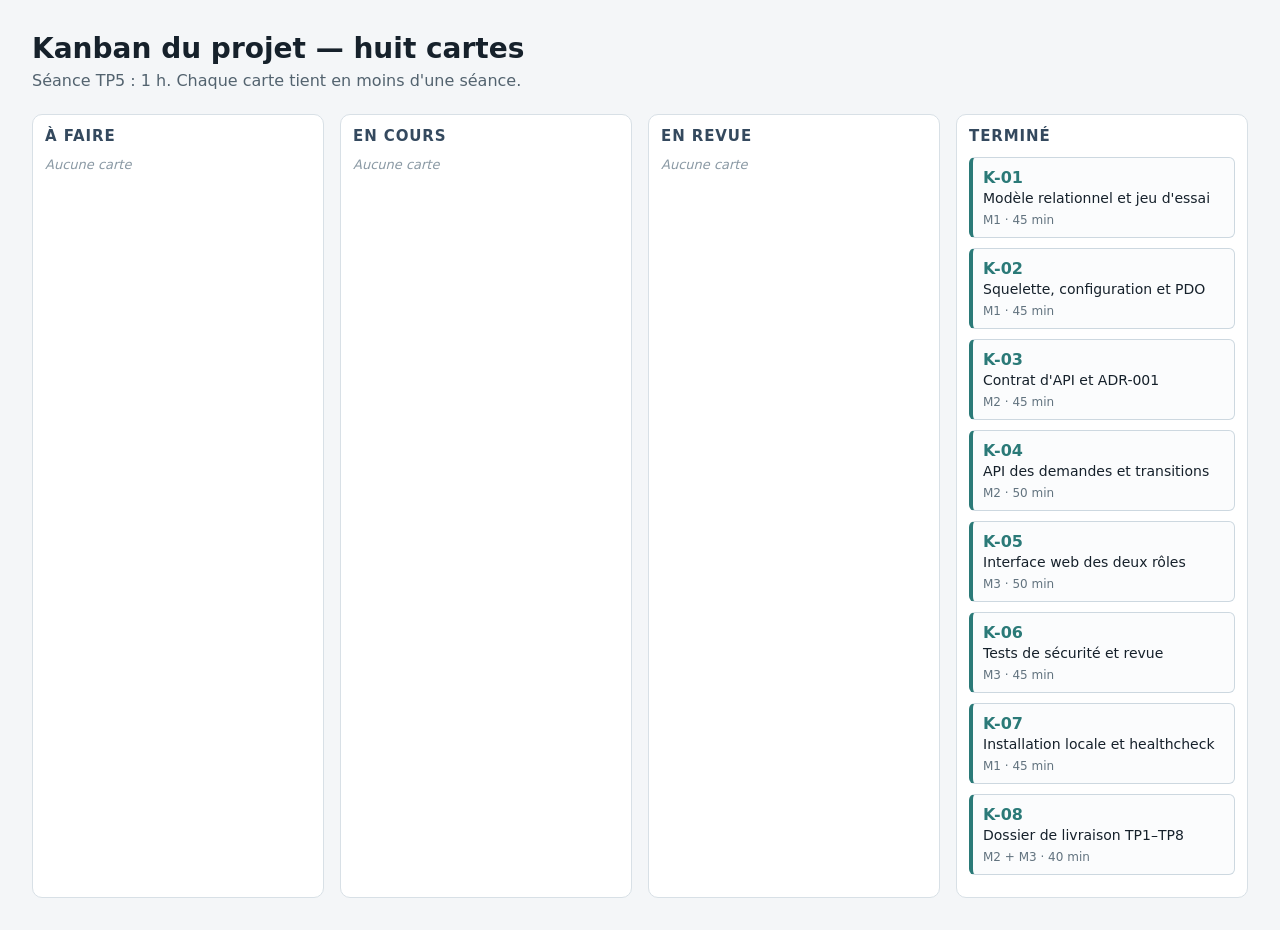
<file: docs/kanban.html>
<!doctype html>
<html lang="fr">
<head>
<meta charset="utf-8">
<meta name="viewport" content="width=device-width, initial-scale=1">
<title>Kanban — huit cartes</title>
<style>
  :root { color-scheme: light; font-family: ui-sans-serif, system-ui, sans-serif; }
  body { margin: 0; padding: 32px; background: #f4f6f8; color: #16212b; }
  header { margin-bottom: 24px; }
  h1 { margin: 0 0 6px; font-size: 28px; }
  p { margin: 0; color: #53636f; }
  .board { display: grid; grid-template-columns: repeat(4, 1fr); gap: 16px; }
  section { background: #fff; border: 1px solid #d8e0e6; border-radius: 10px; min-height: 420px; padding: 12px; }
  h2 { margin: 0 0 12px; font-size: 15px; text-transform: uppercase; letter-spacing: .06em; color: #34495e; }
  article { border: 1px solid #cdd8e0; border-left: 4px solid #2b7a78; border-radius: 6px; padding: 10px; margin-bottom: 10px; background: #fbfcfd; }
  .id { font-weight: 700; color: #2b7a78; }
  .titre { margin: 3px 0 7px; font-size: 14px; }
  .meta { font-size: 12px; color: #62737f; }
  .vide { color: #8a99a4; font-style: italic; font-size: 13px; }
</style>
</head>
<body>
<header>
  <h1>Kanban du projet — huit cartes</h1>
  <p>Séance TP5 : 1 h. Chaque carte tient en moins d'une séance.</p>
</header>
<div class="board">
  <section><h2>À faire</h2><p class="vide">Aucune carte</p></section>
  <section><h2>En cours</h2><p class="vide">Aucune carte</p></section>
  <section><h2>En revue</h2><p class="vide">Aucune carte</p></section>
  <section>
    <h2>Terminé</h2>
    <article><span class="id">K-01</span><div class="titre">Modèle relationnel et jeu d'essai</div><div class="meta">M1 · 45 min</div></article>
    <article><span class="id">K-02</span><div class="titre">Squelette, configuration et PDO</div><div class="meta">M1 · 45 min</div></article>
    <article><span class="id">K-03</span><div class="titre">Contrat d'API et ADR-001</div><div class="meta">M2 · 45 min</div></article>
    <article><span class="id">K-04</span><div class="titre">API des demandes et transitions</div><div class="meta">M2 · 50 min</div></article>
    <article><span class="id">K-05</span><div class="titre">Interface web des deux rôles</div><div class="meta">M3 · 50 min</div></article>
    <article><span class="id">K-06</span><div class="titre">Tests de sécurité et revue</div><div class="meta">M3 · 45 min</div></article>
    <article><span class="id">K-07</span><div class="titre">Installation locale et healthcheck</div><div class="meta">M1 · 45 min</div></article>
    <article><span class="id">K-08</span><div class="titre">Dossier de livraison TP1–TP8</div><div class="meta">M2 + M3 · 40 min</div></article>
  </section>
</div>
</body>
</html>
</file>
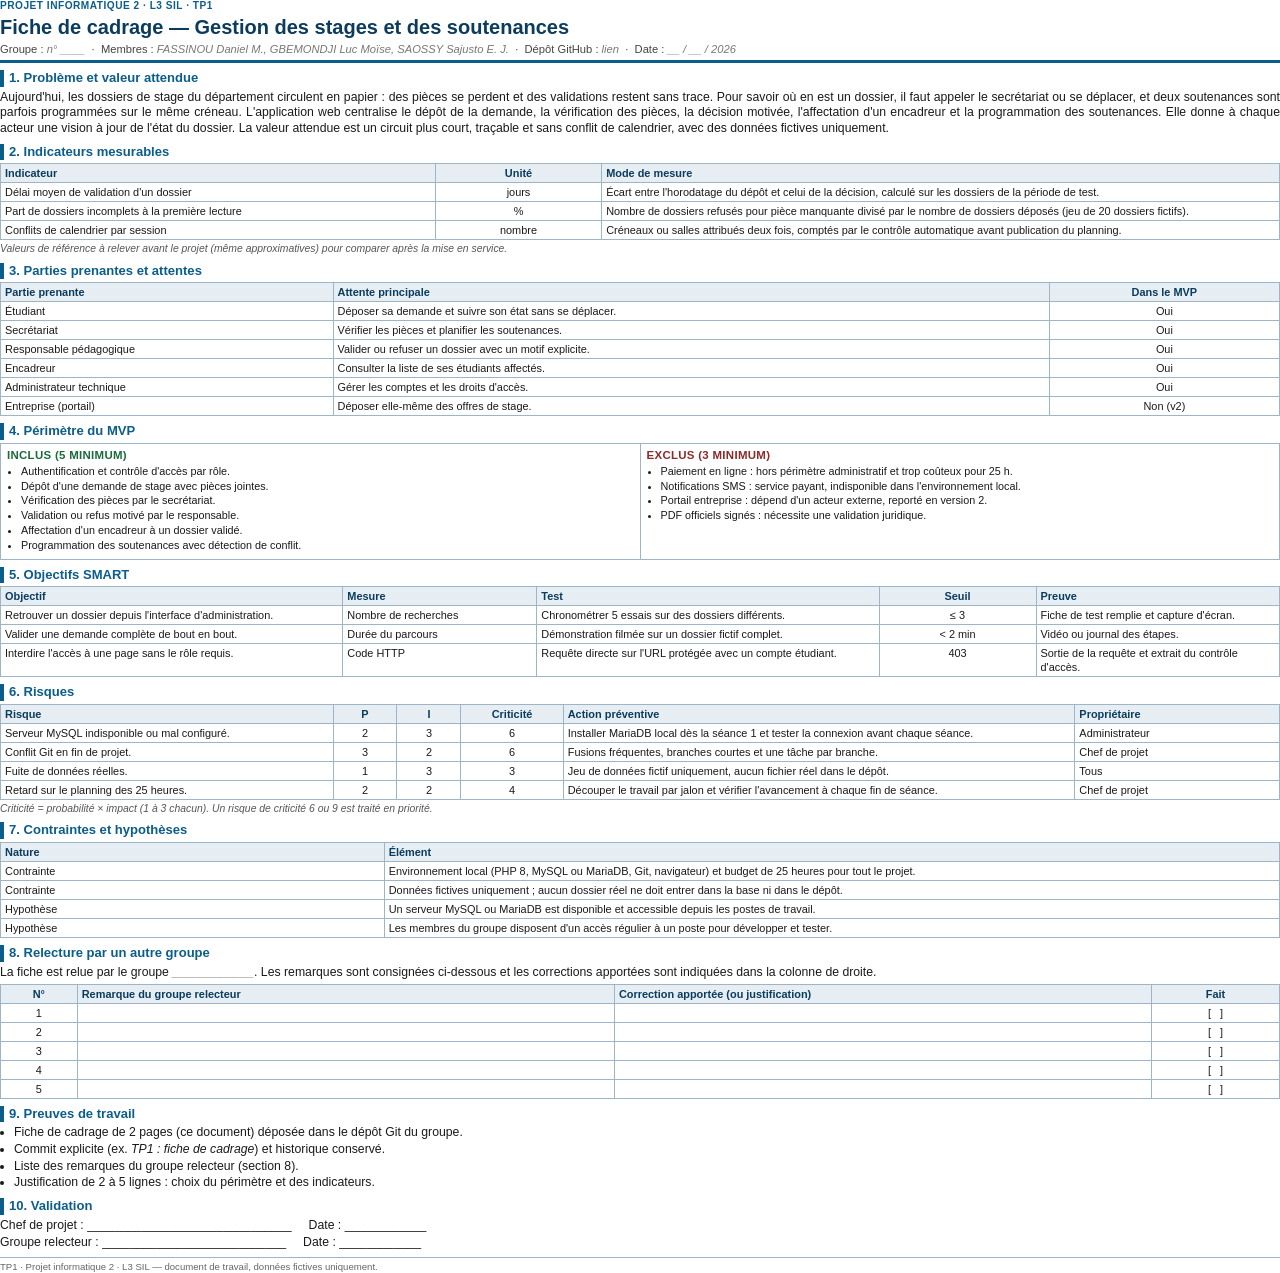
<file: tp1/fiche-cadrage.html>
<!DOCTYPE html>
<html lang="fr">
<head>
<meta charset="utf-8">
<title>TP1 - Fiche de cadrage</title>
<style>
  @page { size: A4; margin: 14mm 15mm; }
  body {
    font-family: "Liberation Sans", Arial, sans-serif;
    font-size: 9.2pt;
    line-height: 1.28;
    color: #1a1a1a;
    margin: 0;
  }
  header { border-bottom: 2.5pt solid #0b5d8a; padding-bottom: 4px; margin-bottom: 6px; }
  .kicker { font-size: 7.6pt; letter-spacing: 0.5px; color: #0b5d8a; text-transform: uppercase; font-weight: bold; }
  h1 { font-size: 15pt; margin: 2px 0 1px; color: #0b3c5d; }
  .sub { font-size: 8.4pt; color: #444; }
  h2 {
    font-size: 9.8pt; color: #0b5d8a; margin: 7px 0 3px;
    border-left: 3pt solid #0b5d8a; padding-left: 5px;
  }
  p { margin: 2px 0; text-align: justify; }
  table { width: 100%; border-collapse: collapse; margin: 3px 0 2px; table-layout: fixed; }
  th, td { border: 0.6pt solid #9fb4c4; padding: 2px 4px; vertical-align: top; font-size: 8.2pt; }
  th { background-color: #e6eef4; color: #0b3c5d; text-align: left; font-weight: bold; }
  td.c, th.c { text-align: center; }
  .nw { white-space: nowrap; }
  ul { margin: 2px 0 2px 14px; padding: 0; }
  li { margin-bottom: 1px; }
  .colbox { border: 0.6pt solid #9fb4c4; padding: 4px 6px; }
  .colbox h3 { margin: 0 0 2px; font-size: 8.6pt; text-transform: uppercase; letter-spacing: 0.3px; }
  .inclus h3 { color: #1c6b3a; }
  .exclus h3 { color: #8a2b2b; }
  .colbox li { font-size: 8.1pt; }
  .note { font-size: 7.8pt; color: #555; font-style: italic; margin-top: 2px; }
  .fill { color: #777; font-style: italic; }
  footer { margin-top: 6px; border-top: 0.6pt solid #9fb4c4; padding-top: 3px; font-size: 7.2pt; color: #666; }
  .sig td { border: none; border-top: 0.6pt solid #333; padding: 8px 0 0; font-size: 8pt; }
</style>
</head>
<body>

<header>
  <div class="kicker">Projet informatique 2 &middot; L3 SIL &middot; TP1</div>
  <h1>Fiche de cadrage &mdash; Gestion des stages et des soutenances</h1>
  <div class="sub">
    Groupe : <span class="fill">n&deg; ____</span> &nbsp;&middot;&nbsp;
    Membres : <span class="fill">FASSINOU Daniel M., GBEMONDJI Luc Mo&iuml;se, SAOSSY Sajusto E. J.</span> &nbsp;&middot;&nbsp;
    D&eacute;p&ocirc;t GitHub : <span class="fill">lien</span> &nbsp;&middot;&nbsp;
    Date : <span class="fill">__ / __ / 2026</span>
  </div>
</header>

<h2>1. Probl&egrave;me et valeur attendue</h2>
<p>
Aujourd'hui, les dossiers de stage du d&eacute;partement circulent en papier : des pi&egrave;ces se perdent
et des validations restent sans trace. Pour savoir o&ugrave; en est un dossier, il faut appeler le
secr&eacute;tariat ou se d&eacute;placer, et deux soutenances sont parfois programm&eacute;es sur le m&ecirc;me cr&eacute;neau.
L'application web centralise le d&eacute;p&ocirc;t de la demande, la v&eacute;rification des pi&egrave;ces, la d&eacute;cision
motiv&eacute;e, l'affectation d'un encadreur et la programmation des soutenances. Elle donne &agrave; chaque
acteur une vision &agrave; jour de l'&eacute;tat du dossier. La valeur attendue est un circuit plus court,
tra&ccedil;able et sans conflit de calendrier, avec des donn&eacute;es fictives uniquement.
</p>

<h2>2. Indicateurs mesurables</h2>
<table>
  <colgroup><col style="width:34%"><col style="width:13%"><col style="width:53%"></colgroup>
  <tr><th>Indicateur</th><th class="c">Unit&eacute;</th><th>Mode de mesure</th></tr>
  <tr>
    <td>D&eacute;lai moyen de validation d'un dossier</td>
    <td class="c">jours</td>
    <td>&Eacute;cart entre l'horodatage du d&eacute;p&ocirc;t et celui de la d&eacute;cision, calcul&eacute; sur les dossiers de la p&eacute;riode de test.</td>
  </tr>
  <tr>
    <td>Part de dossiers incomplets &agrave; la premi&egrave;re lecture</td>
    <td class="c">%</td>
    <td>Nombre de dossiers refus&eacute;s pour pi&egrave;ce manquante divis&eacute; par le nombre de dossiers d&eacute;pos&eacute;s (jeu de 20 dossiers fictifs).</td>
  </tr>
  <tr>
    <td>Conflits de calendrier par session</td>
    <td class="c">nombre</td>
    <td>Cr&eacute;neaux ou salles attribu&eacute;s deux fois, compt&eacute;s par le contr&ocirc;le automatique avant publication du planning.</td>
  </tr>
</table>
<p class="note">Valeurs de r&eacute;f&eacute;rence &agrave; relever avant le projet (m&ecirc;me approximatives) pour comparer apr&egrave;s la mise en service.</p>

<h2>3. Parties prenantes et attentes</h2>
<table>
  <colgroup><col style="width:26%"><col style="width:56%"><col style="width:18%"></colgroup>
  <tr><th>Partie prenante</th><th>Attente principale</th><th class="c">Dans le MVP</th></tr>
  <tr><td>&Eacute;tudiant</td><td>D&eacute;poser sa demande et suivre son &eacute;tat sans se d&eacute;placer.</td><td class="c">Oui</td></tr>
  <tr><td>Secr&eacute;tariat</td><td>V&eacute;rifier les pi&egrave;ces et planifier les soutenances.</td><td class="c">Oui</td></tr>
  <tr><td>Responsable p&eacute;dagogique</td><td>Valider ou refuser un dossier avec un motif explicite.</td><td class="c">Oui</td></tr>
  <tr><td>Encadreur</td><td>Consulter la liste de ses &eacute;tudiants affect&eacute;s.</td><td class="c">Oui</td></tr>
  <tr><td>Administrateur technique</td><td>G&eacute;rer les comptes et les droits d'acc&egrave;s.</td><td class="c">Oui</td></tr>
  <tr><td>Entreprise (portail)</td><td>D&eacute;poser elle-m&ecirc;me des offres de stage.</td><td class="c">Non (v2)</td></tr>
</table>

<h2>4. P&eacute;rim&egrave;tre du MVP</h2>
<table>
  <colgroup><col style="width:50%"><col style="width:50%"></colgroup>
  <tr>
    <td class="colbox inclus">
      <h3>Inclus (5 minimum)</h3>
      <ul>
        <li>Authentification et contr&ocirc;le d'acc&egrave;s par r&ocirc;le.</li>
        <li>D&eacute;p&ocirc;t d'une demande de stage avec pi&egrave;ces jointes.</li>
        <li>V&eacute;rification des pi&egrave;ces par le secr&eacute;tariat.</li>
        <li>Validation ou refus motiv&eacute; par le responsable.</li>
        <li>Affectation d'un encadreur &agrave; un dossier valid&eacute;.</li>
        <li>Programmation des soutenances avec d&eacute;tection de conflit.</li>
      </ul>
    </td>
    <td class="colbox exclus">
      <h3>Exclus (3 minimum)</h3>
      <ul>
        <li>Paiement en ligne : hors p&eacute;rim&egrave;tre administratif et trop co&ucirc;teux pour 25 h.</li>
        <li>Notifications SMS : service payant, indisponible dans l'environnement local.</li>
        <li>Portail entreprise : d&eacute;pend d'un acteur externe, report&eacute; en version 2.</li>
        <li>PDF officiels sign&eacute;s : n&eacute;cessite une validation juridique.</li>
      </ul>
    </td>
  </tr>
</table>

<h2>5. Objectifs SMART</h2>
<table>
  <tr><th width="27%">Objectif</th><th width="15%">Mesure</th><th width="27%">Test</th><th width="12%" class="c nw">Seuil</th><th width="19%">Preuve</th></tr>
  <tr>
    <td>Retrouver un dossier depuis l'interface d'administration.</td>
    <td>Nombre de recherches</td>
    <td>Chronom&eacute;trer 5 essais sur des dossiers diff&eacute;rents.</td>
    <td class="c nw">&le;&#160;3</td>
    <td>Fiche de test remplie et capture d'&eacute;cran.</td>
  </tr>
  <tr>
    <td>Valider une demande compl&egrave;te de bout en bout.</td>
    <td>Dur&eacute;e du parcours</td>
    <td>D&eacute;monstration film&eacute;e sur un dossier fictif complet.</td>
    <td class="c nw">&lt;&#160;2&#160;min</td>
    <td>Vid&eacute;o ou journal des &eacute;tapes.</td>
  </tr>
  <tr>
    <td>Interdire l'acc&egrave;s &agrave; une page sans le r&ocirc;le requis.</td>
    <td>Code HTTP</td>
    <td>Requ&ecirc;te directe sur l'URL prot&eacute;g&eacute;e avec un compte &eacute;tudiant.</td>
    <td class="c nw">403</td>
    <td>Sortie de la requ&ecirc;te et extrait du contr&ocirc;le d'acc&egrave;s.</td>
  </tr>
</table>

<h2>6. Risques</h2>
<table>
  <colgroup><col style="width:26%"><col style="width:5%"><col style="width:5%"><col style="width:8%"><col style="width:40%"><col style="width:16%"></colgroup>
  <tr><th>Risque</th><th class="c">P</th><th class="c">I</th><th class="c">Criticit&eacute;</th><th>Action pr&eacute;ventive</th><th>Propri&eacute;taire</th></tr>
  <tr>
    <td>Serveur MySQL indisponible ou mal configur&eacute;.</td>
    <td class="c">2</td><td class="c">3</td><td class="c">6</td>
    <td>Installer MariaDB local d&egrave;s la s&eacute;ance 1 et tester la connexion avant chaque s&eacute;ance.</td>
    <td>Administrateur</td>
  </tr>
  <tr>
    <td>Conflit Git en fin de projet.</td>
    <td class="c">3</td><td class="c">2</td><td class="c">6</td>
    <td>Fusions fr&eacute;quentes, branches courtes et une t&acirc;che par branche.</td>
    <td>Chef de projet</td>
  </tr>
  <tr>
    <td>Fuite de donn&eacute;es r&eacute;elles.</td>
    <td class="c">1</td><td class="c">3</td><td class="c">3</td>
    <td>Jeu de donn&eacute;es fictif uniquement, aucun fichier r&eacute;el dans le d&eacute;p&ocirc;t.</td>
    <td>Tous</td>
  </tr>
  <tr>
    <td>Retard sur le planning des 25 heures.</td>
    <td class="c">2</td><td class="c">2</td><td class="c">4</td>
    <td>D&eacute;couper le travail par jalon et v&eacute;rifier l'avancement &agrave; chaque fin de s&eacute;ance.</td>
    <td>Chef de projet</td>
  </tr>
</table>
<p class="note">Criticit&eacute; = probabilit&eacute; &times; impact (1 &agrave; 3 chacun). Un risque de criticit&eacute; 6 ou 9 est trait&eacute; en priorit&eacute;.</p>

<h2>7. Contraintes et hypoth&egrave;ses</h2>
<table>
  <colgroup><col style="width:30%"><col style="width:70%"></colgroup>
  <tr><th>Nature</th><th>Élément</th></tr>
  <tr><td>Contrainte</td><td>Environnement local (PHP 8, MySQL ou MariaDB, Git, navigateur) et budget de 25 heures pour tout le projet.</td></tr>
  <tr><td>Contrainte</td><td>Donn&eacute;es fictives uniquement ; aucun dossier r&eacute;el ne doit entrer dans la base ni dans le d&eacute;p&ocirc;t.</td></tr>
  <tr><td>Hypoth&egrave;se</td><td>Un serveur MySQL ou MariaDB est disponible et accessible depuis les postes de travail.</td></tr>
  <tr><td>Hypoth&egrave;se</td><td>Les membres du groupe disposent d'un acc&egrave;s r&eacute;gulier &agrave; un poste pour d&eacute;velopper et tester.</td></tr>
</table>

<h2>8. Relecture par un autre groupe</h2>
<p>La fiche est relue par le groupe <span class="fill">____________</span>. Les remarques sont consign&eacute;es ci-dessous et les corrections apport&eacute;es sont indiqu&eacute;es dans la colonne de droite.</p>
<table>
  <colgroup><col style="width:6%"><col style="width:42%"><col style="width:42%"><col style="width:10%"></colgroup>
  <tr><th class="c">N&deg;</th><th>Remarque du groupe relecteur</th><th>Correction apport&eacute;e (ou justification)</th><th class="c">Fait</th></tr>
  <tr><td class="c">1</td><td>&nbsp;</td><td>&nbsp;</td><td class="c">[ &nbsp; ]</td></tr>
  <tr><td class="c">2</td><td>&nbsp;</td><td>&nbsp;</td><td class="c">[ &nbsp; ]</td></tr>
  <tr><td class="c">3</td><td>&nbsp;</td><td>&nbsp;</td><td class="c">[ &nbsp; ]</td></tr>
  <tr><td class="c">4</td><td>&nbsp;</td><td>&nbsp;</td><td class="c">[ &nbsp; ]</td></tr>
  <tr><td class="c">5</td><td>&nbsp;</td><td>&nbsp;</td><td class="c">[ &nbsp; ]</td></tr>
</table>

<h2>9. Preuves de travail</h2>
<ul>
  <li>Fiche de cadrage de 2 pages (ce document) d&eacute;pos&eacute;e dans le d&eacute;p&ocirc;t Git du groupe.</li>
  <li>Commit explicite (ex. <em>TP1 : fiche de cadrage</em>) et historique conserv&eacute;.</li>
  <li>Liste des remarques du groupe relecteur (section 8).</li>
  <li>Justification de 2 &agrave; 5 lignes : choix du p&eacute;rim&egrave;tre et des indicateurs.</li>
</ul>

<h2>10. Validation</h2>
<p>Chef de projet : ______________________________ &nbsp;&nbsp;&nbsp; Date : ____________</p>
<p>Groupe relecteur : ___________________________ &nbsp;&nbsp;&nbsp; Date : ____________</p>

<footer>
  TP1 &middot; Projet informatique 2 &middot; L3 SIL &mdash; document de travail, donn&eacute;es fictives uniquement.
</footer>

</body>
</html>
</file>
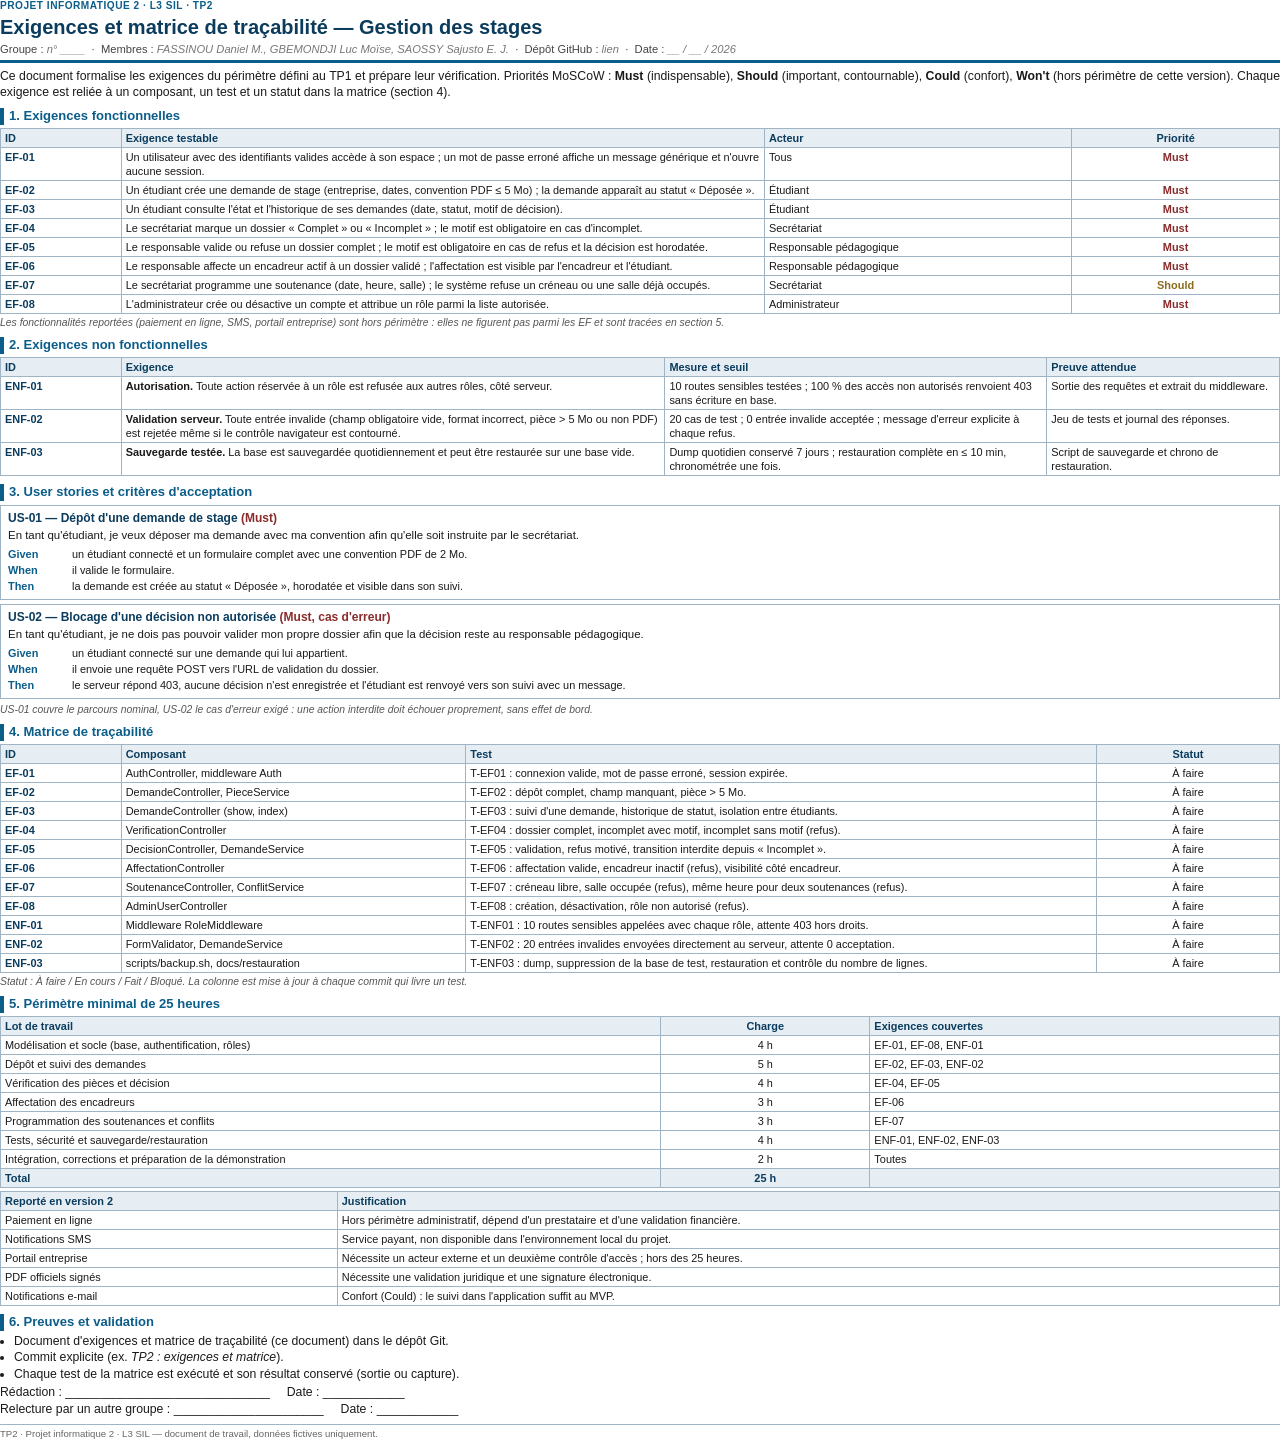
<file: tp2/exigences.html>
<!DOCTYPE html>
<html lang="fr">
<head>
<meta charset="utf-8">
<title>TP2 - Exigences et matrice de traçabilité</title>
<style>
  @page { size: A4; margin: 14mm 15mm; }
  body {
    font-family: "Liberation Sans", Arial, sans-serif;
    font-size: 9.2pt;
    line-height: 1.28;
    color: #1a1a1a;
    margin: 0;
  }
  header { border-bottom: 2.5pt solid #0b5d8a; padding-bottom: 4px; margin-bottom: 6px; }
  .kicker { font-size: 7.6pt; letter-spacing: 0.5px; color: #0b5d8a; text-transform: uppercase; font-weight: bold; }
  h1 { font-size: 15pt; margin: 2px 0 1px; color: #0b3c5d; }
  .sub { font-size: 8.4pt; color: #444; }
  h2 {
    font-size: 9.8pt; color: #0b5d8a; margin: 8px 0 3px;
    border-left: 3pt solid #0b5d8a; padding-left: 5px;
  }
  p { margin: 2px 0; text-align: justify; }
  table { width: 100%; border-collapse: collapse; margin: 3px 0 2px; table-layout: fixed; }
  th, td { border: 0.6pt solid #9fb4c4; padding: 2px 4px; vertical-align: top; font-size: 8.2pt; }
  th { background-color: #e6eef4; color: #0b3c5d; text-align: left; font-weight: bold; }
  td.c, th.c { text-align: center; }
  .id { white-space: nowrap; font-weight: bold; color: #0b3c5d; }
  .must { color: #8a2b2b; font-weight: bold; }
  .should { color: #8a6a1f; font-weight: bold; }
  .story { border: 0.6pt solid #9fb4c4; padding: 5px 7px; margin: 4px 0; }
  .story h3 { margin: 0 0 2px; font-size: 9pt; color: #0b3c5d; }
  .story .role { font-size: 8.6pt; margin-bottom: 3px; }
  .story table { margin: 3px 0 0; }
  .story td { border: none; padding: 1px 4px 1px 0; }
  .gwt { font-weight: bold; color: #0b5d8a; width: 60px; }
  ul { margin: 2px 0 2px 14px; padding: 0; }
  li { margin-bottom: 1px; }
  .note { font-size: 7.8pt; color: #555; font-style: italic; margin-top: 2px; }
  .fill { color: #777; font-style: italic; }
  footer { margin-top: 6px; border-top: 0.6pt solid #9fb4c4; padding-top: 3px; font-size: 7.2pt; color: #666; }
  .pagebreak { page-break-before: always; }
  .story { page-break-inside: avoid; }
</style>
</head>
<body>

<header>
  <div class="kicker">Projet informatique 2 &middot; L3 SIL &middot; TP2</div>
  <h1>Exigences et matrice de tra&ccedil;abilit&eacute; &mdash; Gestion des stages</h1>
  <div class="sub">
    Groupe : <span class="fill">n&deg; ____</span> &nbsp;&middot;&nbsp;
    Membres : <span class="fill">FASSINOU Daniel M., GBEMONDJI Luc Mo&iuml;se, SAOSSY Sajusto E. J.</span> &nbsp;&middot;&nbsp;
    D&eacute;p&ocirc;t GitHub : <span class="fill">lien</span> &nbsp;&middot;&nbsp;
    Date : <span class="fill">__ / __ / 2026</span>
  </div>
</header>

<p>Ce document formalise les exigences du p&eacute;rim&egrave;tre d&eacute;fini au TP1 et pr&eacute;pare leur v&eacute;rification.
Priorit&eacute;s MoSCoW : <strong>Must</strong> (indispensable), <strong>Should</strong> (important, contournable),
<strong>Could</strong> (confort), <strong>Won't</strong> (hors p&eacute;rim&egrave;tre de cette version).
Chaque exigence est reli&eacute;e &agrave; un composant, un test et un statut dans la matrice (section 4).</p>

<h2>1. Exigences fonctionnelles</h2>
<table>
  <tr><th width="9%">ID</th><th width="51%">Exigence testable</th><th width="24%">Acteur</th><th width="16%" class="c">Priorit&eacute;</th></tr>
  <tr>
    <td class="id">EF-01</td>
    <td>Un utilisateur avec des identifiants valides acc&egrave;de &agrave; son espace ; un mot de passe erron&eacute; affiche un message g&eacute;n&eacute;rique et n'ouvre aucune session.</td>
    <td>Tous</td><td class="c must">Must</td>
  </tr>
  <tr>
    <td class="id">EF-02</td>
    <td>Un &eacute;tudiant cr&eacute;e une demande de stage (entreprise, dates, convention PDF &le; 5 Mo) ; la demande appara&icirc;t au statut &laquo; D&eacute;pos&eacute;e &raquo;.</td>
    <td>&Eacute;tudiant</td><td class="c must">Must</td>
  </tr>
  <tr>
    <td class="id">EF-03</td>
    <td>Un &eacute;tudiant consulte l'&eacute;tat et l'historique de ses demandes (date, statut, motif de d&eacute;cision).</td>
    <td>&Eacute;tudiant</td><td class="c must">Must</td>
  </tr>
  <tr>
    <td class="id">EF-04</td>
    <td>Le secr&eacute;tariat marque un dossier &laquo; Complet &raquo; ou &laquo; Incomplet &raquo; ; le motif est obligatoire en cas d'incomplet.</td>
    <td>Secr&eacute;tariat</td><td class="c must">Must</td>
  </tr>
  <tr>
    <td class="id">EF-05</td>
    <td>Le responsable valide ou refuse un dossier complet ; le motif est obligatoire en cas de refus et la d&eacute;cision est horodat&eacute;e.</td>
    <td>Responsable p&eacute;dagogique</td><td class="c must">Must</td>
  </tr>
  <tr>
    <td class="id">EF-06</td>
    <td>Le responsable affecte un encadreur actif &agrave; un dossier valid&eacute; ; l'affectation est visible par l'encadreur et l'&eacute;tudiant.</td>
    <td>Responsable p&eacute;dagogique</td><td class="c must">Must</td>
  </tr>
  <tr>
    <td class="id">EF-07</td>
    <td>Le secr&eacute;tariat programme une soutenance (date, heure, salle) ; le syst&egrave;me refuse un cr&eacute;neau ou une salle d&eacute;j&agrave; occup&eacute;s.</td>
    <td>Secr&eacute;tariat</td><td class="c should">Should</td>
  </tr>
  <tr>
    <td class="id">EF-08</td>
    <td>L'administrateur cr&eacute;e ou d&eacute;sactive un compte et attribue un r&ocirc;le parmi la liste autoris&eacute;e.</td>
    <td>Administrateur</td><td class="c must">Must</td>
  </tr>
</table>
<p class="note">Les fonctionnalit&eacute;s report&eacute;es (paiement en ligne, SMS, portail entreprise) sont hors p&eacute;rim&egrave;tre : elles ne figurent pas parmi les EF et sont trac&eacute;es en section 5.</p>

<h2>2. Exigences non fonctionnelles</h2>
<table>
  <tr><th width="9%">ID</th><th width="43%">Exigence</th><th width="30%">Mesure et seuil</th><th width="18%">Preuve attendue</th></tr>
  <tr>
    <td class="id">ENF-01</td>
    <td><strong>Autorisation.</strong> Toute action r&eacute;serv&eacute;e &agrave; un r&ocirc;le est refus&eacute;e aux autres r&ocirc;les, c&ocirc;t&eacute; serveur.</td>
    <td>10 routes sensibles test&eacute;es ; 100 % des acc&egrave;s non autoris&eacute;s renvoient 403 sans &eacute;criture en base.</td>
    <td>Sortie des requ&ecirc;tes et extrait du middleware.</td>
  </tr>
  <tr>
    <td class="id">ENF-02</td>
    <td><strong>Validation serveur.</strong> Toute entr&eacute;e invalide (champ obligatoire vide, format incorrect, pi&egrave;ce &gt; 5 Mo ou non PDF) est rejet&eacute;e m&ecirc;me si le contr&ocirc;le navigateur est contourn&eacute;.</td>
    <td>20 cas de test ; 0 entr&eacute;e invalide accept&eacute;e ; message d'erreur explicite &agrave; chaque refus.</td>
    <td>Jeu de tests et journal des r&eacute;ponses.</td>
  </tr>
  <tr>
    <td class="id">ENF-03</td>
    <td><strong>Sauvegarde test&eacute;e.</strong> La base est sauvegard&eacute;e quotidiennement et peut &ecirc;tre restaur&eacute;e sur une base vide.</td>
    <td>Dump quotidien conserv&eacute; 7 jours ; restauration compl&egrave;te en &le; 10 min, chronom&eacute;tr&eacute;e une fois.</td>
    <td>Script de sauvegarde et chrono de restauration.</td>
  </tr>
</table>

<h2 class="pagebreak">3. User stories et crit&egrave;res d'acceptation</h2>

<div class="story">
  <h3>US-01 &mdash; D&eacute;p&ocirc;t d'une demande de stage <span class="must">(Must)</span></h3>
  <div class="role">En tant qu'&eacute;tudiant, je veux d&eacute;poser ma demande avec ma convention afin qu'elle soit instruite par le secr&eacute;tariat.</div>
  <table>
    <tr><td class="gwt">Given</td><td>un &eacute;tudiant connect&eacute; et un formulaire complet avec une convention PDF de 2 Mo.</td></tr>
    <tr><td class="gwt">When</td><td>il valide le formulaire.</td></tr>
    <tr><td class="gwt">Then</td><td>la demande est cr&eacute;&eacute;e au statut &laquo; D&eacute;pos&eacute;e &raquo;, horodat&eacute;e et visible dans son suivi.</td></tr>
  </table>
</div>

<div class="story">
  <h3>US-02 &mdash; Blocage d'une d&eacute;cision non autoris&eacute;e <span class="must">(Must, cas d'erreur)</span></h3>
  <div class="role">En tant qu'&eacute;tudiant, je ne dois pas pouvoir valider mon propre dossier afin que la d&eacute;cision reste au responsable p&eacute;dagogique.</div>
  <table>
    <tr><td class="gwt">Given</td><td>un &eacute;tudiant connect&eacute; sur une demande qui lui appartient.</td></tr>
    <tr><td class="gwt">When</td><td>il envoie une requ&ecirc;te POST vers l'URL de validation du dossier.</td></tr>
    <tr><td class="gwt">Then</td><td>le serveur r&eacute;pond 403, aucune d&eacute;cision n'est enregistr&eacute;e et l'&eacute;tudiant est renvoy&eacute; vers son suivi avec un message.</td></tr>
  </table>
</div>

<p class="note">US-01 couvre le parcours nominal, US-02 le cas d'erreur exig&eacute; : une action interdite doit &eacute;chouer proprement, sans effet de bord.</p>

<h2>4. Matrice de tra&ccedil;abilit&eacute;</h2>
<table>
  <tr><th width="9%">ID</th><th width="27%">Composant</th><th width="50%">Test</th><th width="14%" class="c">Statut</th></tr>
  <tr><td class="id">EF-01</td><td>AuthController, middleware Auth</td><td>T-EF01 : connexion valide, mot de passe erron&eacute;, session expir&eacute;e.</td><td class="c">&Agrave; faire</td></tr>
  <tr><td class="id">EF-02</td><td>DemandeController, PieceService</td><td>T-EF02 : d&eacute;p&ocirc;t complet, champ manquant, pi&egrave;ce &gt; 5 Mo.</td><td class="c">&Agrave; faire</td></tr>
  <tr><td class="id">EF-03</td><td>DemandeController (show, index)</td><td>T-EF03 : suivi d'une demande, historique de statut, isolation entre &eacute;tudiants.</td><td class="c">&Agrave; faire</td></tr>
  <tr><td class="id">EF-04</td><td>VerificationController</td><td>T-EF04 : dossier complet, incomplet avec motif, incomplet sans motif (refus).</td><td class="c">&Agrave; faire</td></tr>
  <tr><td class="id">EF-05</td><td>DecisionController, DemandeService</td><td>T-EF05 : validation, refus motiv&eacute;, transition interdite depuis &laquo; Incomplet &raquo;.</td><td class="c">&Agrave; faire</td></tr>
  <tr><td class="id">EF-06</td><td>AffectationController</td><td>T-EF06 : affectation valide, encadreur inactif (refus), visibilit&eacute; c&ocirc;t&eacute; encadreur.</td><td class="c">&Agrave; faire</td></tr>
  <tr><td class="id">EF-07</td><td>SoutenanceController, ConflitService</td><td>T-EF07 : cr&eacute;neau libre, salle occup&eacute;e (refus), m&ecirc;me heure pour deux soutenances (refus).</td><td class="c">&Agrave; faire</td></tr>
  <tr><td class="id">EF-08</td><td>AdminUserController</td><td>T-EF08 : cr&eacute;ation, d&eacute;sactivation, r&ocirc;le non autoris&eacute; (refus).</td><td class="c">&Agrave; faire</td></tr>
  <tr><td class="id">ENF-01</td><td>Middleware RoleMiddleware</td><td>T-ENF01 : 10 routes sensibles appel&eacute;es avec chaque r&ocirc;le, attente 403 hors droits.</td><td class="c">&Agrave; faire</td></tr>
  <tr><td class="id">ENF-02</td><td>FormValidator, DemandeService</td><td>T-ENF02 : 20 entr&eacute;es invalides envoy&eacute;es directement au serveur, attente 0 acceptation.</td><td class="c">&Agrave; faire</td></tr>
  <tr><td class="id">ENF-03</td><td>scripts/backup.sh, docs/restauration</td><td>T-ENF03 : dump, suppression de la base de test, restauration et contr&ocirc;le du nombre de lignes.</td><td class="c">&Agrave; faire</td></tr>
</table>
<p class="note">Statut : &Agrave; faire / En cours / Fait / Bloqu&eacute;. La colonne est mise &agrave; jour &agrave; chaque commit qui livre un test.</p>

<h2 class="pagebreak">5. P&eacute;rim&egrave;tre minimal de 25 heures</h2>
<table>
  <tr><th width="52%">Lot de travail</th><th width="16%" class="c">Charge</th><th width="32%">Exigences couvertes</th></tr>
  <tr><td>Mod&eacute;lisation et socle (base, authentification, r&ocirc;les)</td><td class="c">4 h</td><td>EF-01, EF-08, ENF-01</td></tr>
  <tr><td>D&eacute;p&ocirc;t et suivi des demandes</td><td class="c">5 h</td><td>EF-02, EF-03, ENF-02</td></tr>
  <tr><td>V&eacute;rification des pi&egrave;ces et d&eacute;cision</td><td class="c">4 h</td><td>EF-04, EF-05</td></tr>
  <tr><td>Affectation des encadreurs</td><td class="c">3 h</td><td>EF-06</td></tr>
  <tr><td>Programmation des soutenances et conflits</td><td class="c">3 h</td><td>EF-07</td></tr>
  <tr><td>Tests, s&eacute;curit&eacute; et sauvegarde/restauration</td><td class="c">4 h</td><td>ENF-01, ENF-02, ENF-03</td></tr>
  <tr><td>Int&eacute;gration, corrections et pr&eacute;paration de la d&eacute;monstration</td><td class="c">2 h</td><td>Toutes</td></tr>
  <tr><th>Total</th><th class="c">25 h</th><th></th></tr>
</table>

<table>
  <tr><th width="26%">Report&eacute; en version 2</th><th width="74%">Justification</th></tr>
  <tr><td>Paiement en ligne</td><td>Hors p&eacute;rim&egrave;tre administratif, d&eacute;pend d'un prestataire et d'une validation financi&egrave;re.</td></tr>
  <tr><td>Notifications SMS</td><td>Service payant, non disponible dans l'environnement local du projet.</td></tr>
  <tr><td>Portail entreprise</td><td>N&eacute;cessite un acteur externe et un deuxi&egrave;me contr&ocirc;le d'acc&egrave;s ; hors des 25 heures.</td></tr>
  <tr><td>PDF officiels sign&eacute;s</td><td>N&eacute;cessite une validation juridique et une signature &eacute;lectronique.</td></tr>
  <tr><td>Notifications e-mail</td><td>Confort (Could) : le suivi dans l'application suffit au MVP.</td></tr>
</table>

<h2>6. Preuves et validation</h2>
<ul>
  <li>Document d'exigences et matrice de tra&ccedil;abilit&eacute; (ce document) dans le d&eacute;p&ocirc;t Git.</li>
  <li>Commit explicite (ex. <em>TP2 : exigences et matrice</em>).</li>
  <li>Chaque test de la matrice est ex&eacute;cut&eacute; et son r&eacute;sultat conserv&eacute; (sortie ou capture).</li>
</ul>
<p>R&eacute;daction : ______________________________ &nbsp;&nbsp;&nbsp; Date : ____________</p>
<p>Relecture par un autre groupe : ______________________ &nbsp;&nbsp;&nbsp; Date : ____________</p>

<footer>
  TP2 &middot; Projet informatique 2 &middot; L3 SIL &mdash; document de travail, donn&eacute;es fictives uniquement.
</footer>

</body>
</html>
</file>
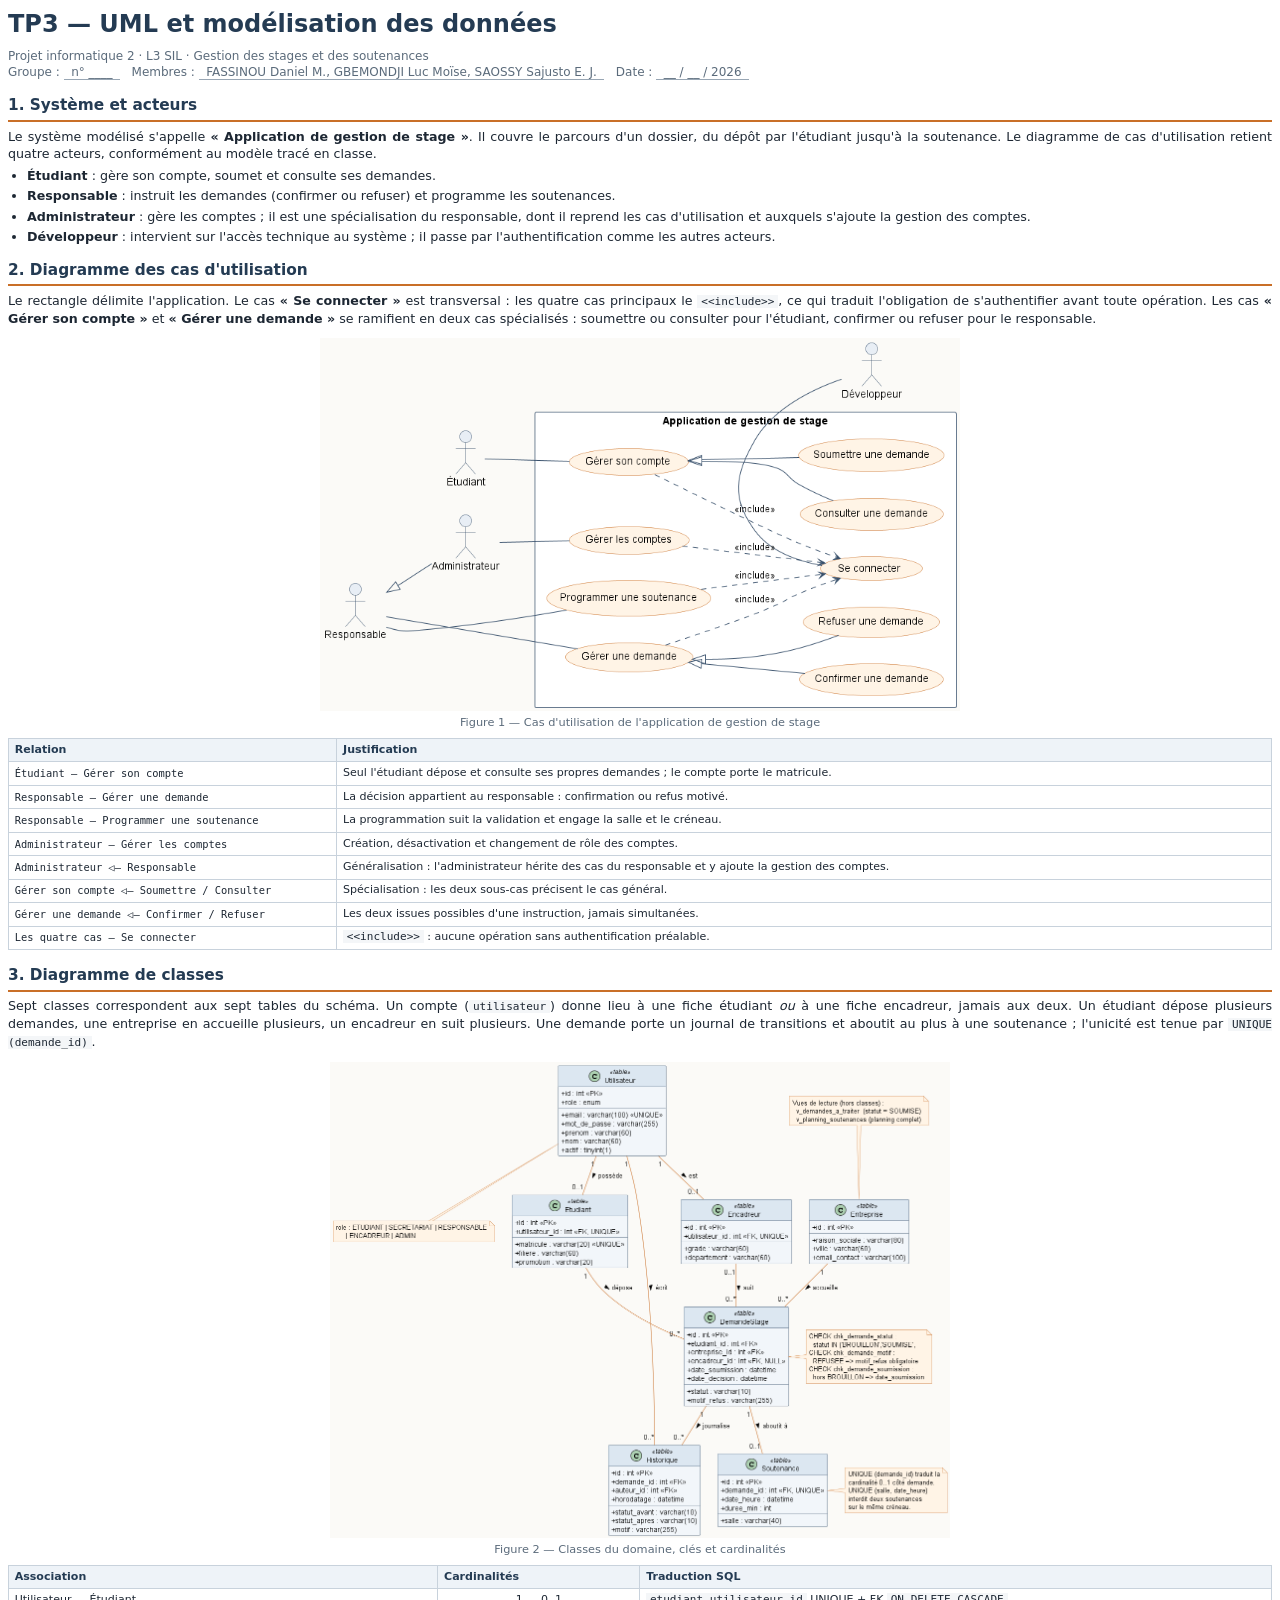
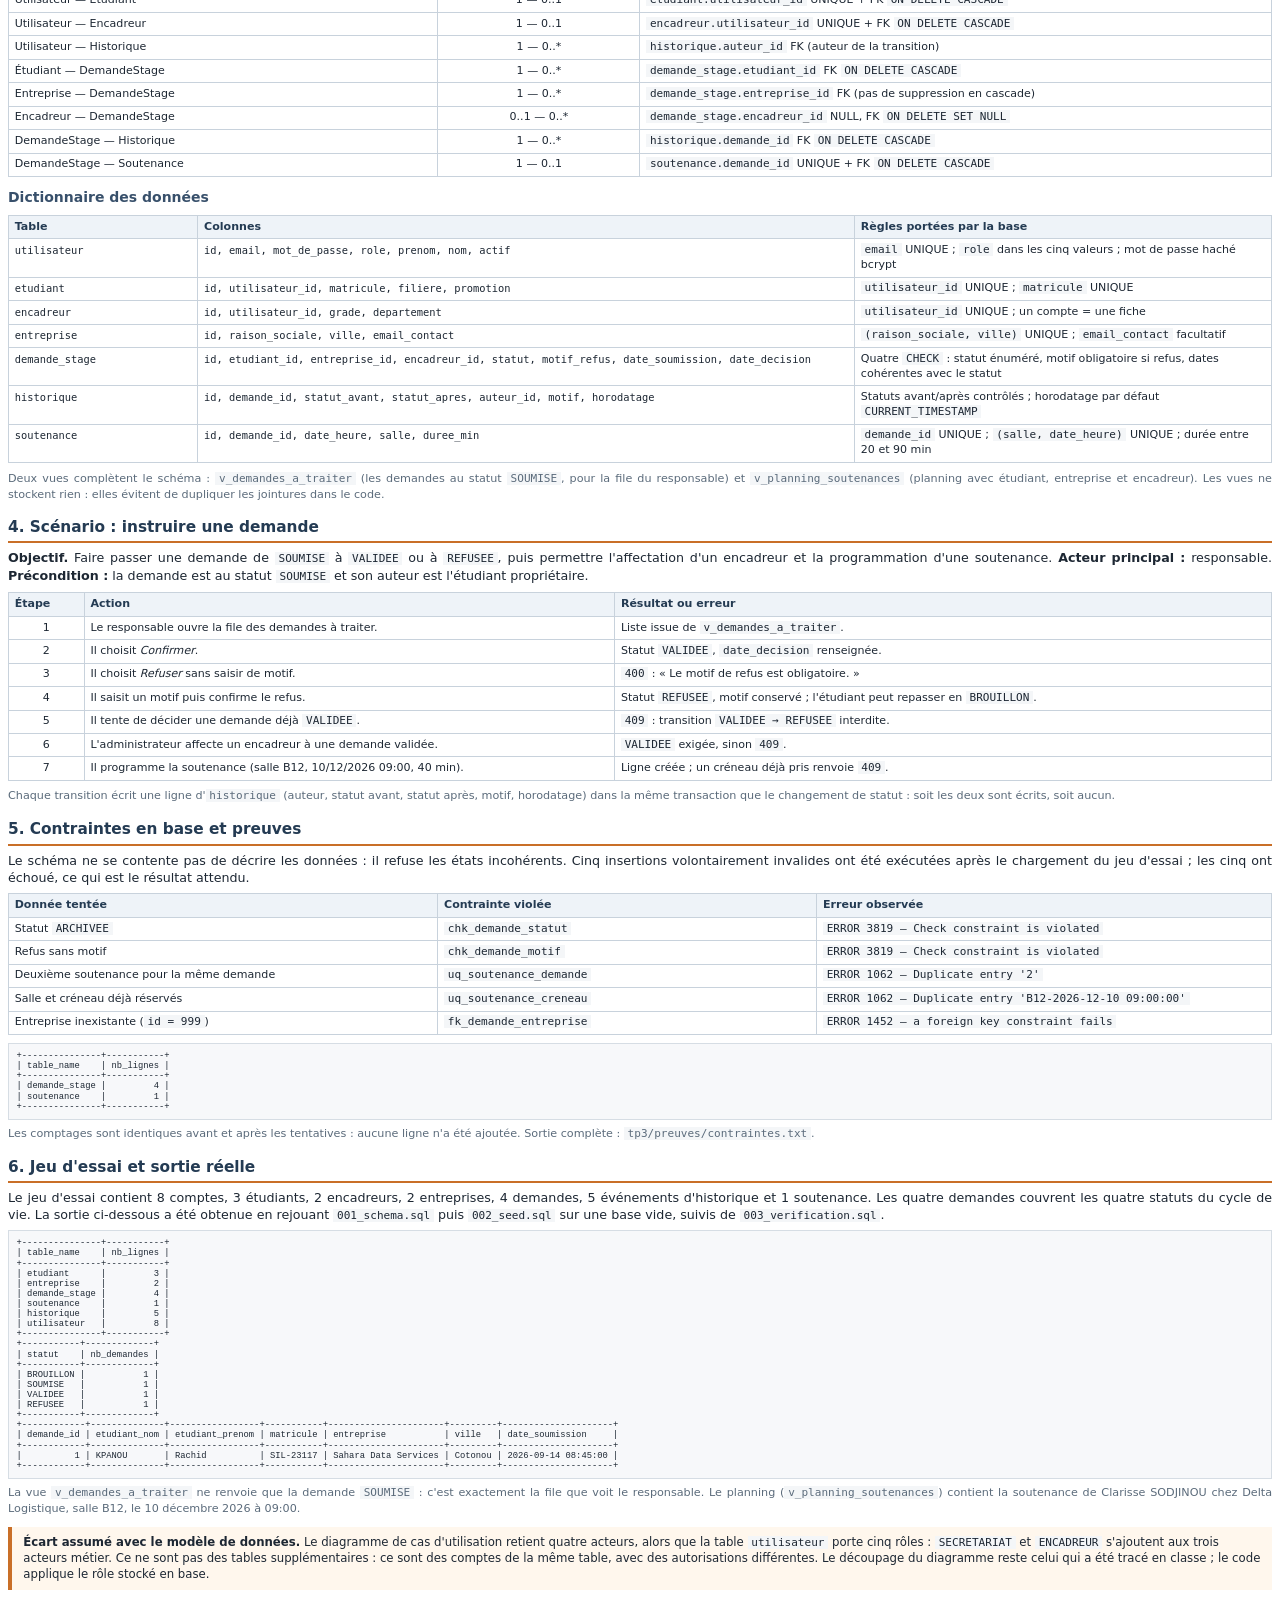
<file: tp3/modele_donnees.html>
<!doctype html>
<html lang="fr">
<head>
<meta charset="utf-8">
<title>TP3 — UML et modélisation des données</title>
<style>
  @page { size: A4; margin: 14mm 12mm; }
  * { box-sizing: border-box; }
  body { font-family: "DejaVu Sans", Arial, sans-serif; font-size: 9.5pt; line-height: 1.35; color: #1d2733; }
  h1 { font-size: 18pt; margin: 0 0 2mm 0; color: #243b53; }
  h2 { font-size: 11.5pt; margin: 4mm 0 1.5mm 0; padding-bottom: 1mm; border-bottom: 2px solid #c96f28; color: #243b53; }
  h3 { font-size: 10.5pt; margin: 3mm 0 1.5mm 0; color: #38506b; }
  p { margin: 1.5mm 0; text-align: justify; }
  ul, ol { margin: 1.5mm 0 1.5mm 5mm; padding: 0; }
  li { margin: 0.8mm 0; }
  .sub { color: #5b6b7b; font-size: 9pt; margin-bottom: 4mm; }
  .fill { border-bottom: 1px solid #98a6b4; padding: 0 2mm; }
  .fig { text-align: center; margin: 3mm 0 2mm 0; }
  .fig img { display: block; margin: 0 auto; max-width: 100%; }
  .legend { font-size: 8.5pt; color: #5b6b7b; text-align: center; margin-top: 1mm; }
  table { width: 100%; border-collapse: collapse; margin: 2mm 0; font-size: 8.3pt; }
  th, td { border: 1px solid #c8d2dc; padding: 1mm 1.5mm; vertical-align: top; text-align: left; }
  th { background: #eef3f8; color: #243b53; font-weight: bold; }
  td.c { text-align: center; }
  code { font-family: "DejaVu Sans Mono", monospace; font-size: 8.3pt; background: #f4f6f8; padding: 0 1mm; }
  pre { background: #f7f8fa; border: 1px solid #d6dde4; padding: 2mm; font-size: 6.6pt; line-height: 1.15; white-space: pre; overflow: hidden; margin: 1.5mm 0; }
  .box { background: #fff7ed; border-left: 4px solid #c96f28; padding: 2mm 3mm; margin: 3mm 0; font-size: 8.8pt; }
  .pb { break-before: page; }
  .small { font-size: 8.4pt; color: #5b6b7b; }
  .mono { font-family: "DejaVu Sans Mono", monospace; font-size: 7.8pt; }
</style>
</head>
<body>

<header>
  <h1>TP3 — UML et modélisation des données</h1>
  <div class="sub">Projet informatique 2 &middot; L3 SIL &middot; Gestion des stages et des soutenances<br>
  Groupe : <span class="fill">n° ____</span> &nbsp; Membres : <span class="fill">FASSINOU Daniel M., GBEMONDJI Luc Moïse, SAOSSY Sajusto E. J.</span> &nbsp; Date : <span class="fill">__ / __ / 2026</span></div>
</header>

<h2>1. Système et acteurs</h2>
<p>
Le système modélisé s'appelle <strong>« Application de gestion de stage »</strong>. Il couvre le parcours
d'un dossier, du dépôt par l'étudiant jusqu'à la soutenance. Le diagramme de cas d'utilisation retient
quatre acteurs, conformément au modèle tracé en classe.
</p>
<ul>
  <li><strong>Étudiant</strong> : gère son compte, soumet et consulte ses demandes.</li>
  <li><strong>Responsable</strong> : instruit les demandes (confirmer ou refuser) et programme les soutenances.</li>
  <li><strong>Administrateur</strong> : gère les comptes ; il est une spécialisation du responsable, dont il
  reprend les cas d'utilisation et auxquels s'ajoute la gestion des comptes.</li>
  <li><strong>Développeur</strong> : intervient sur l'accès technique au système ; il passe par
  l'authentification comme les autres acteurs.</li>
</ul>

<h2>2. Diagramme des cas d'utilisation</h2>
<p>
Le rectangle délimite l'application. Le cas <strong>« Se connecter »</strong> est transversal : les quatre
cas principaux le <code>&lt;&lt;include&gt;&gt;</code>, ce qui traduit l'obligation de s'authentifier avant
toute opération. Les cas <strong>« Gérer son compte »</strong> et <strong>« Gérer une demande »</strong> se
ramifient en deux cas spécialisés : soumettre ou consulter pour l'étudiant, confirmer ou refuser pour le
responsable.
</p>
<div class="fig">
  <img src="cas_usage.png" width="640" height="373" alt="Diagramme des cas d'utilisation">
  <div class="legend">Figure 1 — Cas d'utilisation de l'application de gestion de stage</div>
</div>
<table>
  <tr><th style="width:26%">Relation</th><th>Justification</th></tr>
  <tr><td class="mono">Étudiant — Gérer son compte</td><td>Seul l'étudiant dépose et consulte ses propres demandes ; le compte porte le matricule.</td></tr>
  <tr><td class="mono">Responsable — Gérer une demande</td><td>La décision appartient au responsable : confirmation ou refus motivé.</td></tr>
  <tr><td class="mono">Responsable — Programmer une soutenance</td><td>La programmation suit la validation et engage la salle et le créneau.</td></tr>
  <tr><td class="mono">Administrateur — Gérer les comptes</td><td>Création, désactivation et changement de rôle des comptes.</td></tr>
  <tr><td class="mono">Administrateur ◁— Responsable</td><td>Généralisation : l'administrateur hérite des cas du responsable et y ajoute la gestion des comptes.</td></tr>
  <tr><td class="mono">Gérer son compte ◁— Soumettre / Consulter</td><td>Spécialisation : les deux sous-cas précisent le cas général.</td></tr>
  <tr><td class="mono">Gérer une demande ◁— Confirmer / Refuser</td><td>Les deux issues possibles d'une instruction, jamais simultanées.</td></tr>
  <tr><td class="mono">Les quatre cas — Se connecter</td><td><code>&lt;&lt;include&gt;&gt;</code> : aucune opération sans authentification préalable.</td></tr>
</table>

<h2 class="pb">3. Diagramme de classes</h2>
<p>
Sept classes correspondent aux sept tables du schéma. Un compte (<code>utilisateur</code>) donne lieu à une
fiche étudiant <em>ou</em> à une fiche encadreur, jamais aux deux. Un étudiant dépose plusieurs demandes,
une entreprise en accueille plusieurs, un encadreur en suit plusieurs. Une demande porte un journal de
transitions et aboutit au plus à une soutenance ; l'unicité est tenue par <code>UNIQUE (demande_id)</code>.
</p>
<div class="fig">
  <img src="classes.png" width="620" height="476" alt="Diagramme de classes">
  <div class="legend">Figure 2 — Classes du domaine, clés et cardinalités</div>
</div>
<table>
  <tr><th style="width:34%">Association</th><th style="width:16%">Cardinalités</th><th>Traduction SQL</th></tr>
  <tr><td>Utilisateur — Étudiant</td><td class="c">1 — 0..1</td><td><code>etudiant.utilisateur_id</code> UNIQUE + FK <code>ON DELETE CASCADE</code></td></tr>
  <tr><td>Utilisateur — Encadreur</td><td class="c">1 — 0..1</td><td><code>encadreur.utilisateur_id</code> UNIQUE + FK <code>ON DELETE CASCADE</code></td></tr>
  <tr><td>Utilisateur — Historique</td><td class="c">1 — 0..*</td><td><code>historique.auteur_id</code> FK (auteur de la transition)</td></tr>
  <tr><td>Étudiant — DemandeStage</td><td class="c">1 — 0..*</td><td><code>demande_stage.etudiant_id</code> FK <code>ON DELETE CASCADE</code></td></tr>
  <tr><td>Entreprise — DemandeStage</td><td class="c">1 — 0..*</td><td><code>demande_stage.entreprise_id</code> FK (pas de suppression en cascade)</td></tr>
  <tr><td>Encadreur — DemandeStage</td><td class="c">0..1 — 0..*</td><td><code>demande_stage.encadreur_id</code> NULL, FK <code>ON DELETE SET NULL</code></td></tr>
  <tr><td>DemandeStage — Historique</td><td class="c">1 — 0..*</td><td><code>historique.demande_id</code> FK <code>ON DELETE CASCADE</code></td></tr>
  <tr><td>DemandeStage — Soutenance</td><td class="c">1 — 0..1</td><td><code>soutenance.demande_id</code> UNIQUE + FK <code>ON DELETE CASCADE</code></td></tr>
</table>

<h3>Dictionnaire des données</h3>
<table>
  <tr><th style="width:15%">Table</th><th style="width:52%">Colonnes</th><th>Règles portées par la base</th></tr>
  <tr><td class="mono">utilisateur</td><td class="mono">id, email, mot_de_passe, role, prenom, nom, actif</td><td><code>email</code> UNIQUE ; <code>role</code> dans les cinq valeurs ; mot de passe haché bcrypt</td></tr>
  <tr><td class="mono">etudiant</td><td class="mono">id, utilisateur_id, matricule, filiere, promotion</td><td><code>utilisateur_id</code> UNIQUE ; <code>matricule</code> UNIQUE</td></tr>
  <tr><td class="mono">encadreur</td><td class="mono">id, utilisateur_id, grade, departement</td><td><code>utilisateur_id</code> UNIQUE ; un compte = une fiche</td></tr>
  <tr><td class="mono">entreprise</td><td class="mono">id, raison_sociale, ville, email_contact</td><td><code>(raison_sociale, ville)</code> UNIQUE ; <code>email_contact</code> facultatif</td></tr>
  <tr><td class="mono">demande_stage</td><td class="mono">id, etudiant_id, entreprise_id, encadreur_id, statut, motif_refus, date_soumission, date_decision</td><td>Quatre <code>CHECK</code> : statut énuméré, motif obligatoire si refus, dates cohérentes avec le statut</td></tr>
  <tr><td class="mono">historique</td><td class="mono">id, demande_id, statut_avant, statut_apres, auteur_id, motif, horodatage</td><td>Statuts avant/après contrôlés ; horodatage par défaut <code>CURRENT_TIMESTAMP</code></td></tr>
  <tr><td class="mono">soutenance</td><td class="mono">id, demande_id, date_heure, salle, duree_min</td><td><code>demande_id</code> UNIQUE ; <code>(salle, date_heure)</code> UNIQUE ; durée entre 20 et 90 min</td></tr>
</table>
<p class="small">
Deux vues complètent le schéma : <code>v_demandes_a_traiter</code> (les demandes au statut
<code>SOUMISE</code>, pour la file du responsable) et <code>v_planning_soutenances</code> (planning avec
étudiant, entreprise et encadreur). Les vues ne stockent rien : elles évitent de dupliquer les jointures
dans le code.
</p>

<h2 class="pb">4. Scénario : instruire une demande</h2>
<p>
<strong>Objectif.</strong> Faire passer une demande de <code>SOUMISE</code> à <code>VALIDEE</code> ou à
<code>REFUSEE</code>, puis permettre l'affectation d'un encadreur et la programmation d'une soutenance.
<strong>Acteur principal :</strong> responsable. <strong>Précondition :</strong> la demande est au statut
<code>SOUMISE</code> et son auteur est l'étudiant propriétaire.
</p>
<table>
  <tr><th style="width:6%">Étape</th><th style="width:42%">Action</th><th>Résultat ou erreur</th></tr>
  <tr><td class="c">1</td><td>Le responsable ouvre la file des demandes à traiter.</td><td>Liste issue de <code>v_demandes_a_traiter</code>.</td></tr>
  <tr><td class="c">2</td><td>Il choisit <em>Confirmer</em>.</td><td>Statut <code>VALIDEE</code>, <code>date_decision</code> renseignée.</td></tr>
  <tr><td class="c">3</td><td>Il choisit <em>Refuser</em> sans saisir de motif.</td><td><code>400</code> : « Le motif de refus est obligatoire. »</td></tr>
  <tr><td class="c">4</td><td>Il saisit un motif puis confirme le refus.</td><td>Statut <code>REFUSEE</code>, motif conservé ; l'étudiant peut repasser en <code>BROUILLON</code>.</td></tr>
  <tr><td class="c">5</td><td>Il tente de décider une demande déjà <code>VALIDEE</code>.</td><td><code>409</code> : transition <code>VALIDEE → REFUSEE</code> interdite.</td></tr>
  <tr><td class="c">6</td><td>L'administrateur affecte un encadreur à une demande validée.</td><td><code>VALIDEE</code> exigée, sinon <code>409</code>.</td></tr>
  <tr><td class="c">7</td><td>Il programme la soutenance (salle B12, 10/12/2026 09:00, 40 min).</td><td>Ligne créée ; un créneau déjà pris renvoie <code>409</code>.</td></tr>
</table>
<p class="small">
Chaque transition écrit une ligne d'<code>historique</code> (auteur, statut avant, statut après, motif,
horodatage) dans la même transaction que le changement de statut : soit les deux sont écrits, soit aucun.
</p>

<h2>5. Contraintes en base et preuves</h2>
<p>
Le schéma ne se contente pas de décrire les données : il refuse les états incohérents. Cinq insertions
volontairement invalides ont été exécutées après le chargement du jeu d'essai ; les cinq ont échoué, ce
qui est le résultat attendu.
</p>
<table>
  <tr><th style="width:34%">Donnée tentée</th><th style="width:30%">Contrainte violée</th><th>Erreur observée</th></tr>
  <tr><td>Statut <code>ARCHIVEE</code></td><td><code>chk_demande_statut</code></td><td><code>ERROR 3819 — Check constraint is violated</code></td></tr>
  <tr><td>Refus sans motif</td><td><code>chk_demande_motif</code></td><td><code>ERROR 3819 — Check constraint is violated</code></td></tr>
  <tr><td>Deuxième soutenance pour la même demande</td><td><code>uq_soutenance_demande</code></td><td><code>ERROR 1062 — Duplicate entry '2'</code></td></tr>
  <tr><td>Salle et créneau déjà réservés</td><td><code>uq_soutenance_creneau</code></td><td><code>ERROR 1062 — Duplicate entry 'B12-2026-12-10 09:00:00'</code></td></tr>
  <tr><td>Entreprise inexistante (<code>id = 999</code>)</td><td><code>fk_demande_entreprise</code></td><td><code>ERROR 1452 — a foreign key constraint fails</code></td></tr>
</table>
<pre>+---------------+-----------+
| table_name    | nb_lignes |
+---------------+-----------+
| demande_stage |         4 |
| soutenance    |         1 |
+---------------+-----------+</pre>
<p class="small">
Les comptages sont identiques avant et après les tentatives : aucune ligne n'a été ajoutée. Sortie
complète : <code>tp3/preuves/contraintes.txt</code>.
</p>

<h2 class="pb">6. Jeu d'essai et sortie réelle</h2>
<p>
Le jeu d'essai contient 8 comptes, 3 étudiants, 2 encadreurs, 2 entreprises, 4 demandes, 5 événements
d'historique et 1 soutenance. Les quatre demandes couvrent les quatre statuts du cycle de vie. La sortie
ci-dessous a été obtenue en rejouant <code>001_schema.sql</code> puis <code>002_seed.sql</code> sur une base
vide, suivis de <code>003_verification.sql</code>.
</p>
<pre>+---------------+-----------+
| table_name    | nb_lignes |
+---------------+-----------+
| etudiant      |         3 |
| entreprise    |         2 |
| demande_stage |         4 |
| soutenance    |         1 |
| historique    |         5 |
| utilisateur   |         8 |
+---------------+-----------+
+-----------+-------------+
| statut    | nb_demandes |
+-----------+-------------+
| BROUILLON |           1 |
| SOUMISE   |           1 |
| VALIDEE   |           1 |
| REFUSEE   |           1 |
+-----------+-------------+
+------------+--------------+-----------------+-----------+----------------------+---------+---------------------+
| demande_id | etudiant_nom | etudiant_prenom | matricule | entreprise           | ville   | date_soumission     |
+------------+--------------+-----------------+-----------+----------------------+---------+---------------------+
|          1 | KPANOU       | Rachid          | SIL-23117 | Sahara Data Services | Cotonou | 2026-09-14 08:45:00 |
+------------+--------------+-----------------+-----------+----------------------+---------+---------------------+</pre>
<p class="small">
La vue <code>v_demandes_a_traiter</code> ne renvoie que la demande <code>SOUMISE</code> : c'est exactement
la file que voit le responsable. Le planning (<code>v_planning_soutenances</code>) contient la soutenance de
Clarisse SODJINOU chez Delta Logistique, salle B12, le 10 décembre 2026 à 09:00.
</p>

<div class="box">
  <strong>Écart assumé avec le modèle de données.</strong> Le diagramme de cas d'utilisation retient quatre
  acteurs, alors que la table <code>utilisateur</code> porte cinq rôles : <code>SECRETARIAT</code> et
  <code>ENCADREUR</code> s'ajoutent aux trois acteurs métier. Ce ne sont pas des tables
  supplémentaires : ce sont des comptes de la même table, avec des autorisations différentes. Le
  découpage du diagramme reste celui qui a été tracé en classe ; le code applique le rôle stocké en base.
</div>

</body>
</html>
</file>
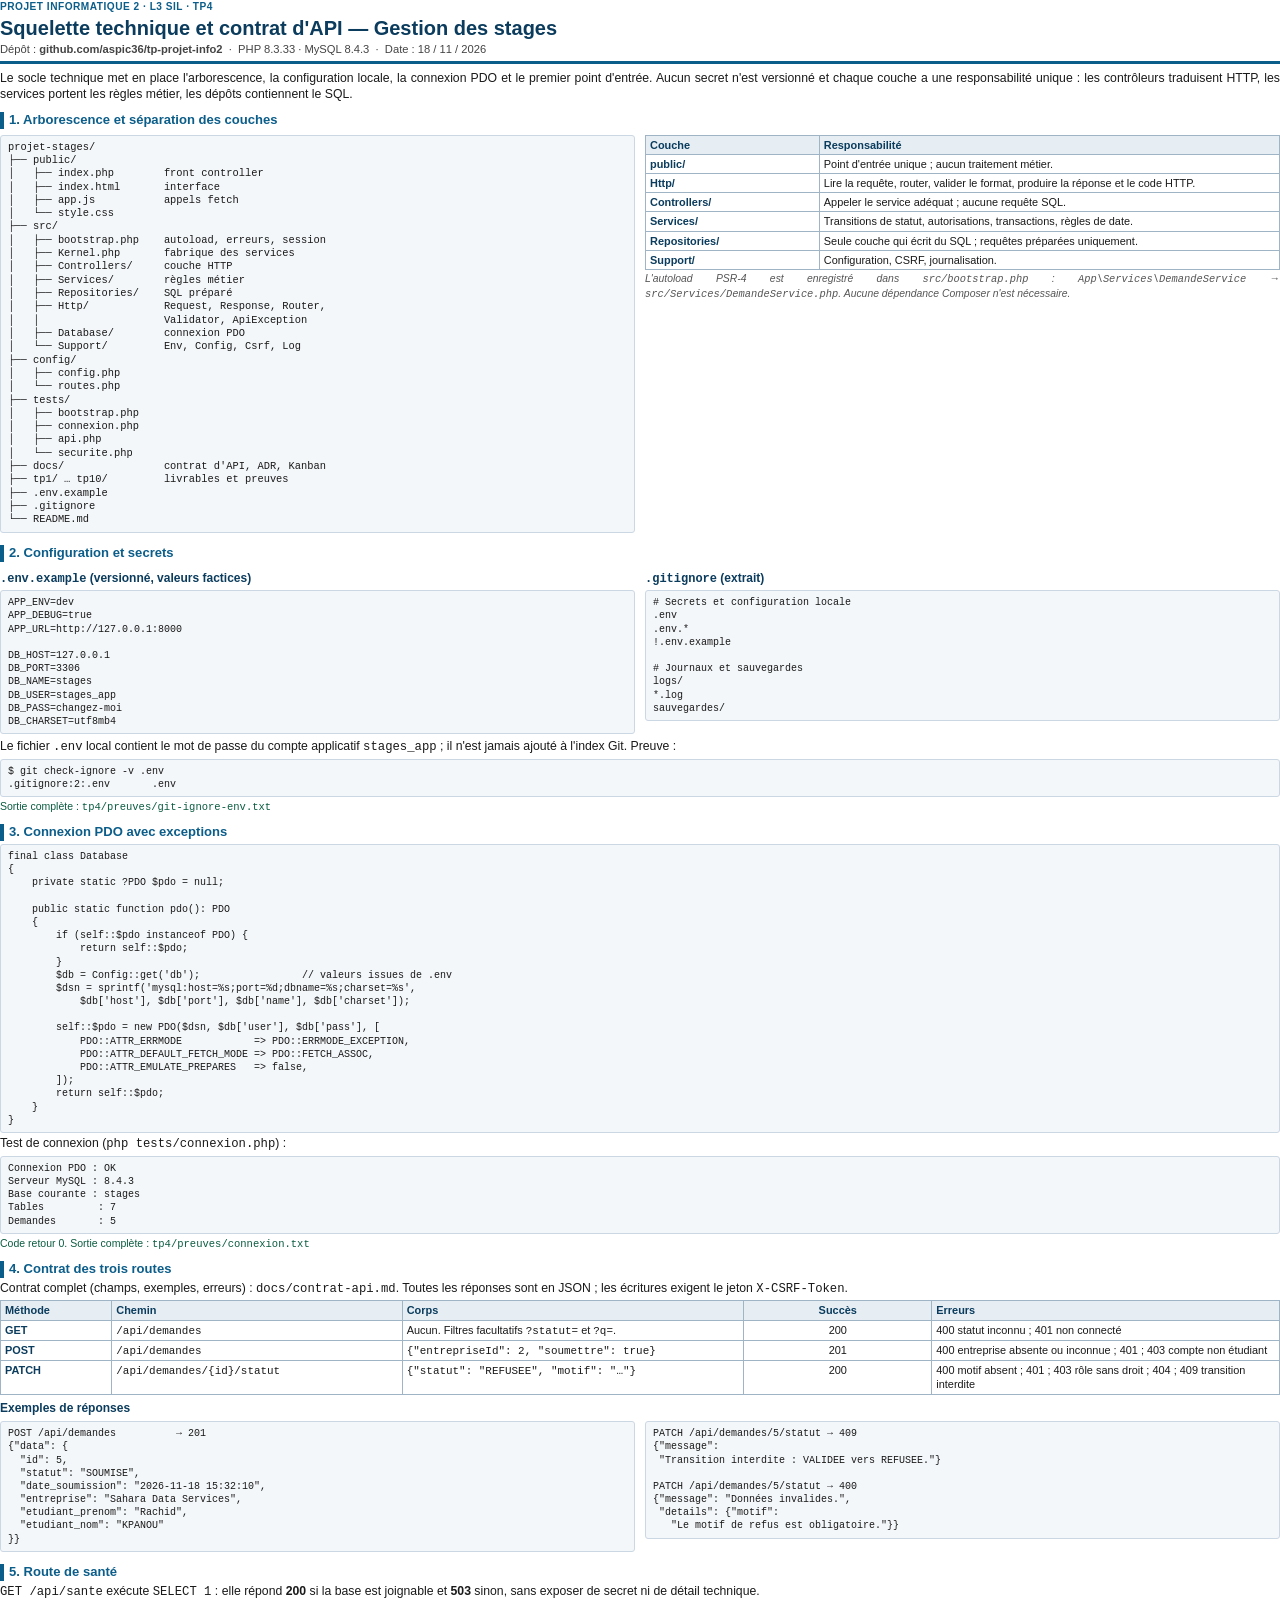
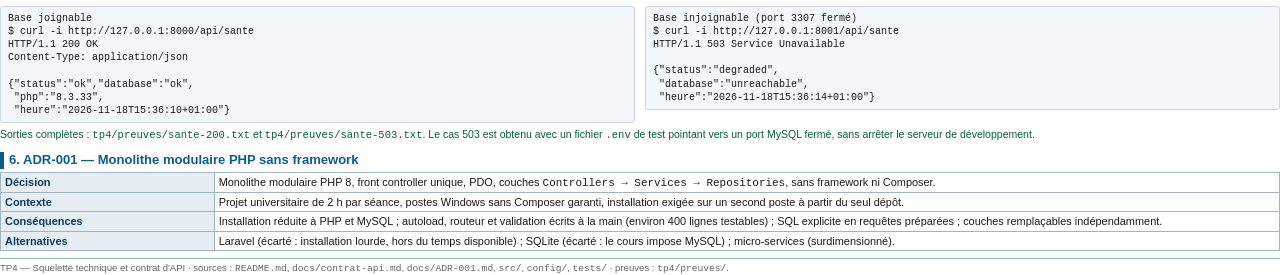
<file: tp4/squelette.html>
<!DOCTYPE html>
<html lang="fr">
<head>
<meta charset="utf-8">
<title>TP4 - Squelette technique et contrat d'API</title>
<style>
  @page { size: A4; margin: 14mm 15mm; }
  body {
    font-family: "Liberation Sans", Arial, sans-serif;
    font-size: 9.2pt;
    line-height: 1.3;
    color: #1a1a1a;
    margin: 0;
  }
  header { border-bottom: 2.5pt solid #0b5d8a; padding-bottom: 4px; margin-bottom: 7px; }
  .kicker { font-size: 7.6pt; letter-spacing: 0.5px; color: #0b5d8a; text-transform: uppercase; font-weight: bold; }
  h1 { font-size: 15pt; margin: 2px 0 1px; color: #0b3c5d; }
  .sub { font-size: 8.4pt; color: #444; }
  h2 {
    font-size: 9.8pt; color: #0b5d8a; margin: 9px 0 3px;
    border-left: 3pt solid #0b5d8a; padding-left: 5px;
  }
  h3 { font-size: 9pt; margin: 6px 0 2px; color: #0b3c5d; }
  p { margin: 2px 0; text-align: justify; }
  table { width: 100%; border-collapse: collapse; margin: 3px 0 2px; table-layout: fixed; }
  th, td { border: 0.6pt solid #9fb4c4; padding: 2px 4px; vertical-align: top; font-size: 8.2pt; }
  th { background-color: #e6eef4; color: #0b3c5d; text-align: left; font-weight: bold; }
  td.c, th.c { text-align: center; }
  .id { white-space: nowrap; font-weight: bold; color: #0b3c5d; }
  code, pre { font-family: "Consolas", "Liberation Mono", monospace; }
  pre {
    background: #f4f7fa; border: 0.6pt solid #cbd8e3; border-radius: 3px;
    padding: 5px 7px; margin: 3px 0; font-size: 7.5pt; line-height: 1.32;
    white-space: pre-wrap; page-break-inside: avoid;
  }
  .arbre { font-size: 7.8pt; line-height: 1.28; }
  .note { font-size: 7.8pt; color: #555; font-style: italic; margin-top: 2px; }
  .preuve { font-size: 7.9pt; color: #0b5c40; }
  .deux-colonnes { display: flex; gap: 10px; }
  .deux-colonnes > div { flex: 1; }
  .ok { color: #0a5c40; font-weight: bold; }
  .ko { color: #8c1d18; font-weight: bold; }
  footer { margin-top: 7px; border-top: 0.6pt solid #9fb4c4; padding-top: 3px; font-size: 7.2pt; color: #666; }
  .pagebreak { page-break-before: always; }
</style>
</head>
<body>

<header>
  <div class="kicker">Projet informatique 2 &middot; L3 SIL &middot; TP4</div>
  <h1>Squelette technique et contrat d'API &mdash; Gestion des stages</h1>
  <div class="sub">
    D&eacute;p&ocirc;t : <strong>github.com/aspic36/tp-projet-info2</strong> &nbsp;&middot;&nbsp;
    PHP 8.3.33 &middot; MySQL 8.4.3 &nbsp;&middot;&nbsp;
    Date : 18 / 11 / 2026
  </div>
</header>

<p>Le socle technique met en place l'arborescence, la configuration locale, la connexion
PDO et le premier point d'entr&eacute;e. Aucun secret n'est versionn&eacute; et chaque couche
a une responsabilit&eacute; unique : les contr&ocirc;leurs traduisent HTTP, les services portent
les r&egrave;gles m&eacute;tier, les d&eacute;p&ocirc;ts contiennent le SQL.</p>

<h2>1. Arborescence et s&eacute;paration des couches</h2>
<div class="deux-colonnes">
<div>
<pre class="arbre">projet-stages/
├── public/
│   ├── index.php        front controller
│   ├── index.html       interface
│   ├── app.js           appels fetch
│   └── style.css
├── src/
│   ├── bootstrap.php    autoload, erreurs, session
│   ├── Kernel.php       fabrique des services
│   ├── Controllers/     couche HTTP
│   ├── Services/        règles métier
│   ├── Repositories/    SQL préparé
│   ├── Http/            Request, Response, Router,
│   │                    Validator, ApiException
│   ├── Database/        connexion PDO
│   └── Support/         Env, Config, Csrf, Log
├── config/
│   ├── config.php
│   └── routes.php
├── tests/
│   ├── bootstrap.php
│   ├── connexion.php
│   ├── api.php
│   └── securite.php
├── docs/                contrat d'API, ADR, Kanban
├── tp1/ … tp10/         livrables et preuves
├── .env.example
├── .gitignore
└── README.md</pre>
</div>
<div>
<table>
  <tr><th width="26%">Couche</th><th>Responsabilit&eacute;</th></tr>
  <tr><td class="id">public/</td><td>Point d'entr&eacute;e unique ; aucun traitement m&eacute;tier.</td></tr>
  <tr><td class="id">Http/</td><td>Lire la requ&ecirc;te, router, valider le format, produire la r&eacute;ponse et le code HTTP.</td></tr>
  <tr><td class="id">Controllers/</td><td>Appeler le service ad&eacute;quat ; aucune requ&ecirc;te SQL.</td></tr>
  <tr><td class="id">Services/</td><td>Transitions de statut, autorisations, transactions, r&egrave;gles de date.</td></tr>
  <tr><td class="id">Repositories/</td><td>Seule couche qui &eacute;crit du SQL ; requ&ecirc;tes pr&eacute;par&eacute;es uniquement.</td></tr>
  <tr><td class="id">Support/</td><td>Configuration, CSRF, journalisation.</td></tr>
</table>
<p class="note">L'autoload PSR-4 est enregistr&eacute; dans <code>src/bootstrap.php</code> :
<code>App\Services\DemandeService</code> &rarr; <code>src/Services/DemandeService.php</code>.
Aucune d&eacute;pendance Composer n'est n&eacute;cessaire.</p>
</div>
</div>

<h2>2. Configuration et secrets</h2>
<div class="deux-colonnes">
<div>
<h3><code>.env.example</code> (versionn&eacute;, valeurs factices)</h3>
<pre>APP_ENV=dev
APP_DEBUG=true
APP_URL=http://127.0.0.1:8000

DB_HOST=127.0.0.1
DB_PORT=3306
DB_NAME=stages
DB_USER=stages_app
DB_PASS=changez-moi
DB_CHARSET=utf8mb4</pre>
</div>
<div>
<h3><code>.gitignore</code> (extrait)</h3>
<pre># Secrets et configuration locale
.env
.env.*
!.env.example

# Journaux et sauvegardes
logs/
*.log
sauvegardes/</pre>
</div>
</div>
<p>Le fichier <code>.env</code> local contient le mot de passe du compte applicatif
<code>stages_app</code> ; il n'est jamais ajout&eacute; &agrave; l'index Git. Preuve :</p>
<pre>$ git check-ignore -v .env
.gitignore:2:.env	.env</pre>
<p class="preuve">Sortie compl&egrave;te : <code>tp4/preuves/git-ignore-env.txt</code></p>

<h2>3. Connexion PDO avec exceptions</h2>
<pre>final class Database
{
    private static ?PDO $pdo = null;

    public static function pdo(): PDO
    {
        if (self::$pdo instanceof PDO) {
            return self::$pdo;
        }
        $db = Config::get('db');                 // valeurs issues de .env
        $dsn = sprintf('mysql:host=%s;port=%d;dbname=%s;charset=%s',
            $db['host'], $db['port'], $db['name'], $db['charset']);

        self::$pdo = new PDO($dsn, $db['user'], $db['pass'], [
            PDO::ATTR_ERRMODE            =&gt; PDO::ERRMODE_EXCEPTION,
            PDO::ATTR_DEFAULT_FETCH_MODE =&gt; PDO::FETCH_ASSOC,
            PDO::ATTR_EMULATE_PREPARES   =&gt; false,
        ]);
        return self::$pdo;
    }
}</pre>
<p>Test de connexion (<code>php tests/connexion.php</code>) :</p>
<pre>Connexion PDO : OK
Serveur MySQL : 8.4.3
Base courante : stages
Tables         : 7
Demandes       : 5</pre>
<p class="preuve">Code retour 0. Sortie compl&egrave;te : <code>tp4/preuves/connexion.txt</code></p>

<h2 class="pagebreak">4. Contrat des trois routes</h2>
<p>Contrat complet (champs, exemples, erreurs) : <code>docs/contrat-api.md</code>. Toutes les
r&eacute;ponses sont en JSON ; les &eacute;critures exigent le jeton <code>X-CSRF-Token</code>.</p>

<table>
  <tr>
    <th width="8%">M&eacute;thode</th><th width="22%">Chemin</th><th width="26%">Corps</th>
    <th width="14%" class="c">Succ&egrave;s</th><th>Erreurs</th>
  </tr>
  <tr>
    <td class="id">GET</td><td><code>/api/demandes</code></td>
    <td>Aucun. Filtres facultatifs <code>?statut=</code> et <code>?q=</code>.</td>
    <td class="c">200</td>
    <td>400 statut inconnu ; 401 non connect&eacute;</td>
  </tr>
  <tr>
    <td class="id">POST</td><td><code>/api/demandes</code></td>
    <td><code>{"entrepriseId": 2, "soumettre": true}</code></td>
    <td class="c">201</td>
    <td>400 entreprise absente ou inconnue ; 401 ; 403 compte non &eacute;tudiant</td>
  </tr>
  <tr>
    <td class="id">PATCH</td><td><code>/api/demandes/{id}/statut</code></td>
    <td><code>{"statut": "REFUSEE", "motif": "…"}</code></td>
    <td class="c">200</td>
    <td>400 motif absent ; 401 ; 403 r&ocirc;le sans droit ; 404 ; 409 transition interdite</td>
  </tr>
</table>

<h3>Exemples de r&eacute;ponses</h3>
<div class="deux-colonnes">
<div>
<pre>POST /api/demandes          → 201
{"data": {
  "id": 5,
  "statut": "SOUMISE",
  "date_soumission": "2026-11-18 15:32:10",
  "entreprise": "Sahara Data Services",
  "etudiant_prenom": "Rachid",
  "etudiant_nom": "KPANOU"
}}</pre>
</div>
<div>
<pre>PATCH /api/demandes/5/statut → 409
{"message":
 "Transition interdite : VALIDEE vers REFUSEE."}

PATCH /api/demandes/5/statut → 400
{"message": "Données invalides.",
 "details": {"motif":
   "Le motif de refus est obligatoire."}}</pre>
</div>
</div>

<h2>5. Route de sant&eacute;</h2>
<p><code>GET /api/sante</code> ex&eacute;cute <code>SELECT 1</code> : elle r&eacute;pond
<strong>200</strong> si la base est joignable et <strong>503</strong> sinon, sans exposer de
secret ni de d&eacute;tail technique.</p>
<div class="deux-colonnes">
<div>
<pre>Base joignable
$ curl -i http://127.0.0.1:8000/api/sante
HTTP/1.1 200 OK
Content-Type: application/json

{"status":"ok","database":"ok",
 "php":"8.3.33",
 "heure":"2026-11-18T15:36:10+01:00"}</pre>
</div>
<div>
<pre>Base injoignable (port 3307 fermé)
$ curl -i http://127.0.0.1:8001/api/sante
HTTP/1.1 503 Service Unavailable

{"status":"degraded",
 "database":"unreachable",
 "heure":"2026-11-18T15:36:14+01:00"}</pre>
</div>
</div>
<p class="preuve">Sorties compl&egrave;tes : <code>tp4/preuves/sante-200.txt</code> et
<code>tp4/preuves/sante-503.txt</code>. Le cas 503 est obtenu avec un fichier
<code>.env</code> de test pointant vers un port MySQL ferm&eacute;, sans arr&ecirc;ter le serveur
de d&eacute;veloppement.</p>

<h2>6. ADR-001 &mdash; Monolithe modulaire PHP sans framework</h2>
<table>
  <tr><th width="16%">D&eacute;cision</th><td>Monolithe modulaire PHP 8, front controller unique, PDO, couches
  <code>Controllers → Services → Repositories</code>, sans framework ni Composer.</td></tr>
  <tr><th>Contexte</th><td>Projet universitaire de 2 h par s&eacute;ance, postes Windows sans Composer
  garanti, installation exig&eacute;e sur un second poste &agrave; partir du seul d&eacute;p&ocirc;t.</td></tr>
  <tr><th>Cons&eacute;quences</th><td>Installation r&eacute;duite &agrave; PHP et MySQL ; autoload, routeur et
  validation &eacute;crits &agrave; la main (environ 400 lignes testables) ; SQL explicite en requ&ecirc;tes
  pr&eacute;par&eacute;es ; couches rempla&ccedil;ables ind&eacute;pendamment.</td></tr>
  <tr><th>Alternatives</th><td>Laravel (&eacute;cart&eacute; : installation lourde, hors du temps disponible) ;
  SQLite (&eacute;cart&eacute; : le cours impose MySQL) ; micro-services (surdimensionn&eacute;).</td></tr>
</table>

<footer>
  TP4 &mdash; Squelette technique et contrat d'API &middot; sources : <code>README.md</code>,
  <code>docs/contrat-api.md</code>, <code>docs/ADR-001.md</code>, <code>src/</code>,
  <code>config/</code>, <code>tests/</code> &middot; preuves : <code>tp4/preuves/</code>.
</footer>

</body>
</html>
</file>
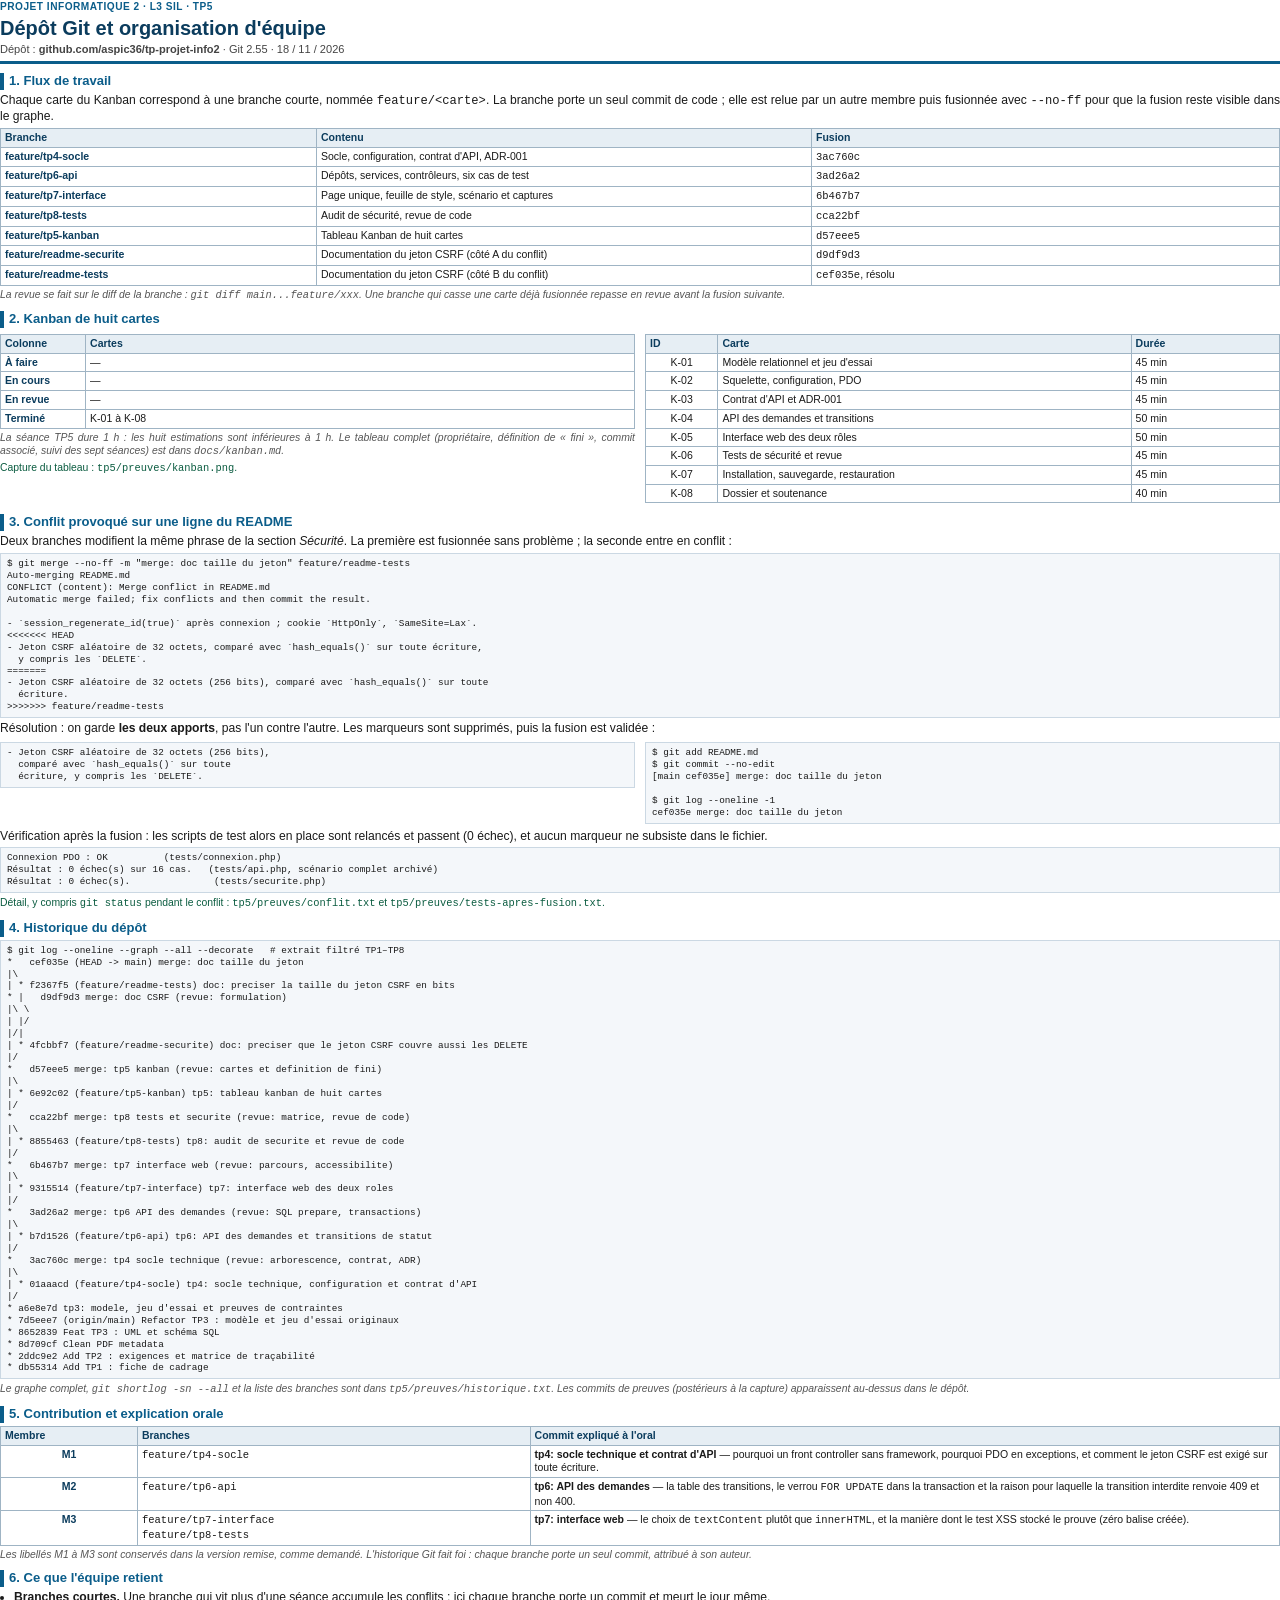
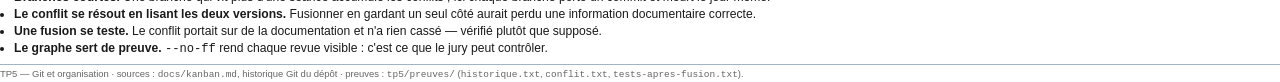
<file: tp5/rapport.html>
<!DOCTYPE html>
<html lang="fr">
<head>
<meta charset="utf-8">
<title>TP5 - Git et organisation</title>
<style>
  @page { size: A4; margin: 13mm 14mm; }
  body { font-family: "Liberation Sans", Arial, sans-serif; font-size: 9.1pt; line-height: 1.3; color: #1a1a1a; margin: 0; }
  header { border-bottom: 2.5pt solid #0b5d8a; padding-bottom: 4px; margin-bottom: 7px; }
  .kicker { font-size: 7.6pt; letter-spacing: .5px; color: #0b5d8a; text-transform: uppercase; font-weight: bold; }
  h1 { font-size: 15pt; margin: 2px 0 1px; color: #0b3c5d; }
  .sub { font-size: 8.3pt; color: #444; }
  h2 { font-size: 9.8pt; color: #0b5d8a; margin: 9px 0 3px; border-left: 3pt solid #0b5d8a; padding-left: 5px; }
  h3 { font-size: 9pt; margin: 6px 0 2px; color: #0b3c5d; }
  p { margin: 2px 0; text-align: justify; }
  ul { margin: 2px 0 2px 14px; padding: 0; }
  li { margin: 1px 0; }
  table { width: 100%; border-collapse: collapse; margin: 3px 0 2px; table-layout: fixed; }
  th, td { border: .6pt solid #9fb4c4; padding: 2px 4px; vertical-align: top; font-size: 7.9pt; }
  th { background: #e6eef4; color: #0b3c5d; text-align: left; }
  td.c, th.c { text-align: center; }
  .id { white-space: nowrap; font-weight: bold; color: #0b3c5d; }
  code, pre { font-family: "Consolas", "Liberation Mono", monospace; }
  pre { background: #f4f7fa; border: .6pt solid #cbd8e3; padding: 4px 6px; margin: 3px 0; font-size: 7pt; line-height: 1.28; white-space: pre; page-break-inside: avoid; }
  .note { font-size: 7.8pt; color: #555; font-style: italic; }
  .preuve { font-size: 7.8pt; color: #0b5c40; }
  .ok { color: #0a5c40; font-weight: bold; }
  .deux-colonnes { display: flex; gap: 10px; }
  .deux-colonnes > div { flex: 1; }
  footer { margin-top: 7px; border-top: .6pt solid #9fb4c4; padding-top: 3px; font-size: 7.1pt; color: #666; }
  .pagebreak { page-break-before: always; }
</style>
</head>
<body>

<header>
  <div class="kicker">Projet informatique 2 &middot; L3 SIL &middot; TP5</div>
  <h1>D&eacute;p&ocirc;t Git et organisation d'&eacute;quipe</h1>
  <div class="sub">D&eacute;p&ocirc;t : <strong>github.com/aspic36/tp-projet-info2</strong> &middot; Git 2.55 &middot; 18 / 11 / 2026</div>
</header>

<h2>1. Flux de travail</h2>
<p>Chaque carte du Kanban correspond &agrave; une branche courte, nomm&eacute;e
<code>feature/&lt;carte&gt;</code>. La branche porte un seul commit de code ; elle est relue
par un autre membre puis fusionn&eacute;e avec <code>--no-ff</code> pour que la fusion
reste visible dans le graphe.</p>
<table>
  <tr><th width="24%">Branche</th><th width="38%">Contenu</th><th>Fusion</th></tr>
  <tr><td class="id">feature/tp4-socle</td><td>Socle, configuration, contrat d'API, ADR-001</td><td><code>3ac760c</code></td></tr>
  <tr><td class="id">feature/tp6-api</td><td>D&eacute;p&ocirc;ts, services, contr&ocirc;leurs, six cas de test</td><td><code>3ad26a2</code></td></tr>
  <tr><td class="id">feature/tp7-interface</td><td>Page unique, feuille de style, sc&eacute;nario et captures</td><td><code>6b467b7</code></td></tr>
  <tr><td class="id">feature/tp8-tests</td><td>Audit de s&eacute;curit&eacute;, revue de code</td><td><code>cca22bf</code></td></tr>
  <tr><td class="id">feature/tp5-kanban</td><td>Tableau Kanban de huit cartes</td><td><code>d57eee5</code></td></tr>
  <tr><td class="id">feature/readme-securite</td><td>Documentation du jeton CSRF (c&ocirc;t&eacute; A du conflit)</td><td><code>d9df9d3</code></td></tr>
  <tr><td class="id">feature/readme-tests</td><td>Documentation du jeton CSRF (c&ocirc;t&eacute; B du conflit)</td><td><code>cef035e</code>, r&eacute;solu</td></tr>
</table>
<p class="note">La revue se fait sur le diff de la branche :
<code>git diff main...feature/xxx</code>. Une branche qui casse une carte d&eacute;j&agrave;
fusionn&eacute;e repasse en revue avant la fusion suivante.</p>

<h2>2. Kanban de huit cartes</h2>
<div class="deux-colonnes">
<div>
<table>
  <tr><th width="12%">Colonne</th><th>Cartes</th></tr>
  <tr><td class="id">&Agrave; faire</td><td>&mdash;</td></tr>
  <tr><td class="id">En cours</td><td>&mdash;</td></tr>
  <tr><td class="id">En revue</td><td>&mdash;</td></tr>
  <tr><td class="id">Termin&eacute;</td><td>K-01 &agrave; K-08</td></tr>
</table>
<p class="note">La s&eacute;ance TP5 dure 1 h : les huit estimations sont inf&eacute;rieures &agrave; 1 h.
Le tableau complet (propri&eacute;taire, d&eacute;finition de &laquo; fini &raquo;, commit associ&eacute;,
suivi des sept s&eacute;ances) est dans <code>docs/kanban.md</code>.</p>
<p class="preuve">Capture du tableau : <code>tp5/preuves/kanban.png</code>.</p>
</div>
<div>
<table>
  <tr><th width="10%">ID</th><th>Carte</th><th width="22%">Dur&eacute;e</th></tr>
  <tr><td class="c">K-01</td><td>Mod&egrave;le relationnel et jeu d'essai</td><td>45 min</td></tr>
  <tr><td class="c">K-02</td><td>Squelette, configuration, PDO</td><td>45 min</td></tr>
  <tr><td class="c">K-03</td><td>Contrat d'API et ADR-001</td><td>45 min</td></tr>
  <tr><td class="c">K-04</td><td>API des demandes et transitions</td><td>50 min</td></tr>
  <tr><td class="c">K-05</td><td>Interface web des deux r&ocirc;les</td><td>50 min</td></tr>
  <tr><td class="c">K-06</td><td>Tests de s&eacute;curit&eacute; et revue</td><td>45 min</td></tr>
  <tr><td class="c">K-07</td><td>Installation, sauvegarde, restauration</td><td>45 min</td></tr>
  <tr><td class="c">K-08</td><td>Dossier et soutenance</td><td>40 min</td></tr>
</table>
</div>
</div>

<h2>3. Conflit provoqu&eacute; sur une ligne du README</h2>
<p>Deux branches modifient la m&ecirc;me phrase de la section <em>S&eacute;curit&eacute;</em>.
La premi&egrave;re est fusionn&eacute;e sans probl&egrave;me ; la seconde entre en conflit :</p>
<pre>$ git merge --no-ff -m "merge: doc taille du jeton" feature/readme-tests
Auto-merging README.md
CONFLICT (content): Merge conflict in README.md
Automatic merge failed; fix conflicts and then commit the result.

- `session_regenerate_id(true)` après connexion ; cookie `HttpOnly`, `SameSite=Lax`.
&lt;&lt;&lt;&lt;&lt;&lt;&lt; HEAD
- Jeton CSRF aléatoire de 32 octets, comparé avec `hash_equals()` sur toute écriture,
  y compris les `DELETE`.
=======
- Jeton CSRF aléatoire de 32 octets (256 bits), comparé avec `hash_equals()` sur toute
  écriture.
&gt;&gt;&gt;&gt;&gt;&gt;&gt; feature/readme-tests</pre>
<p>R&eacute;solution : on garde <strong>les deux apports</strong>, pas l'un contre l'autre.
Les marqueurs sont supprim&eacute;s, puis la fusion est valid&eacute;e :</p>
<div class="deux-colonnes">
<div>
<pre>- Jeton CSRF aléatoire de 32 octets (256 bits),
  comparé avec `hash_equals()` sur toute
  écriture, y compris les `DELETE`.</pre>
</div>
<div>
<pre>$ git add README.md
$ git commit --no-edit
[main cef035e] merge: doc taille du jeton

$ git log --oneline -1
cef035e merge: doc taille du jeton</pre>
</div>
</div>
<p>V&eacute;rification apr&egrave;s la fusion : les scripts de test alors en place sont relanc&eacute;s
et passent (0 &eacute;chec), et aucun marqueur ne subsiste dans le fichier.</p>
<pre>Connexion PDO : OK          (tests/connexion.php)
Résultat : 0 échec(s) sur 16 cas.   (tests/api.php, scénario complet archivé)
Résultat : 0 échec(s).               (tests/securite.php)</pre>
<p class="preuve">D&eacute;tail, y compris <code>git status</code> pendant le conflit :
<code>tp5/preuves/conflit.txt</code> et <code>tp5/preuves/tests-apres-fusion.txt</code>.</p>

<h2 class="pagebreak">4. Historique du d&eacute;p&ocirc;t</h2>
<pre class="arbre">$ git log --oneline --graph --all --decorate   # extrait filtré TP1–TP8
*   cef035e (HEAD -&gt; main) merge: doc taille du jeton
|\
| * f2367f5 (feature/readme-tests) doc: preciser la taille du jeton CSRF en bits
* |   d9df9d3 merge: doc CSRF (revue: formulation)
|\ \
| |/
|/|
| * 4fcbbf7 (feature/readme-securite) doc: preciser que le jeton CSRF couvre aussi les DELETE
|/
*   d57eee5 merge: tp5 kanban (revue: cartes et definition de fini)
|\
| * 6e92c02 (feature/tp5-kanban) tp5: tableau kanban de huit cartes
|/
*   cca22bf merge: tp8 tests et securite (revue: matrice, revue de code)
|\
| * 8855463 (feature/tp8-tests) tp8: audit de securite et revue de code
|/
*   6b467b7 merge: tp7 interface web (revue: parcours, accessibilite)
|\
| * 9315514 (feature/tp7-interface) tp7: interface web des deux roles
|/
*   3ad26a2 merge: tp6 API des demandes (revue: SQL prepare, transactions)
|\
| * b7d1526 (feature/tp6-api) tp6: API des demandes et transitions de statut
|/
*   3ac760c merge: tp4 socle technique (revue: arborescence, contrat, ADR)
|\
| * 01aaacd (feature/tp4-socle) tp4: socle technique, configuration et contrat d'API
|/
* a6e8e7d tp3: modele, jeu d'essai et preuves de contraintes
* 7d5eee7 (origin/main) Refactor TP3 : modèle et jeu d'essai originaux
* 8652839 Feat TP3 : UML et schéma SQL
* 8d709cf Clean PDF metadata
* 2ddc9e2 Add TP2 : exigences et matrice de traçabilité
* db55314 Add TP1 : fiche de cadrage</pre>
<p class="note">Le graphe complet, <code>git shortlog -sn --all</code> et la liste des
branches sont dans <code>tp5/preuves/historique.txt</code>. Les commits de preuves
(post&eacute;rieurs &agrave; la capture) apparaissent au-dessus dans le d&eacute;p&ocirc;t.</p>

<h2>5. Contribution et explication orale</h2>
<table>
  <tr><th width="10%">Membre</th><th width="30%">Branches</th><th>Commit expliqu&eacute; &agrave; l'oral</th></tr>
  <tr>
    <td class="c id">M1</td>
    <td><code>feature/tp4-socle</code></td>
    <td><strong>tp4: socle technique et contrat d'API</strong> &mdash; pourquoi un front controller sans framework, pourquoi PDO en exceptions, et comment le jeton CSRF est exig&eacute; sur toute &eacute;criture.</td>
  </tr>
  <tr>
    <td class="c id">M2</td>
    <td><code>feature/tp6-api</code></td>
    <td><strong>tp6: API des demandes</strong> &mdash; la table des transitions, le verrou <code>FOR UPDATE</code> dans la transaction et la raison pour laquelle la transition interdite renvoie 409 et non 400.</td>
  </tr>
  <tr>
    <td class="c id">M3</td>
    <td><code>feature/tp7-interface</code><br><code>feature/tp8-tests</code></td>
    <td><strong>tp7: interface web</strong> &mdash; le choix de <code>textContent</code> plut&ocirc;t que <code>innerHTML</code>, et la mani&egrave;re dont le test XSS stock&eacute; le prouve (z&eacute;ro balise cr&eacute;&eacute;e).</td>
  </tr>
</table>
<p class="note">Les libell&eacute;s M1 &agrave; M3 sont conserv&eacute;s dans la version remise,
comme demand&eacute;. L'historique Git fait foi : chaque branche porte un seul commit,
attribu&eacute; &agrave; son auteur.</p>

<h2>6. Ce que l'&eacute;quipe retient</h2>
<ul>
  <li><strong>Branches courtes.</strong> Une branche qui vit plus d'une s&eacute;ance accumule
  les conflits ; ici chaque branche porte un commit et meurt le jour m&ecirc;me.</li>
  <li><strong>Le conflit se r&eacute;sout en lisant les deux versions.</strong> Fusionner en
  gardant un seul c&ocirc;t&eacute; aurait perdu une information documentaire correcte.</li>
  <li><strong>Une fusion se teste.</strong> Le conflit portait sur de la documentation et
  n'a rien cass&eacute; &mdash; v&eacute;rifi&eacute; plut&ocirc;t que suppos&eacute;.</li>
  <li><strong>Le graphe sert de preuve.</strong> <code>--no-ff</code> rend chaque revue
  visible : c'est ce que le jury peut contr&ocirc;ler.</li>
</ul>

<footer>
  TP5 &mdash; Git et organisation &middot; sources : <code>docs/kanban.md</code>,
  historique Git du d&eacute;p&ocirc;t &middot; preuves : <code>tp5/preuves/</code>
  (<code>historique.txt</code>, <code>conflit.txt</code>, <code>tests-apres-fusion.txt</code>).
</footer>

</body>
</html>
</file>
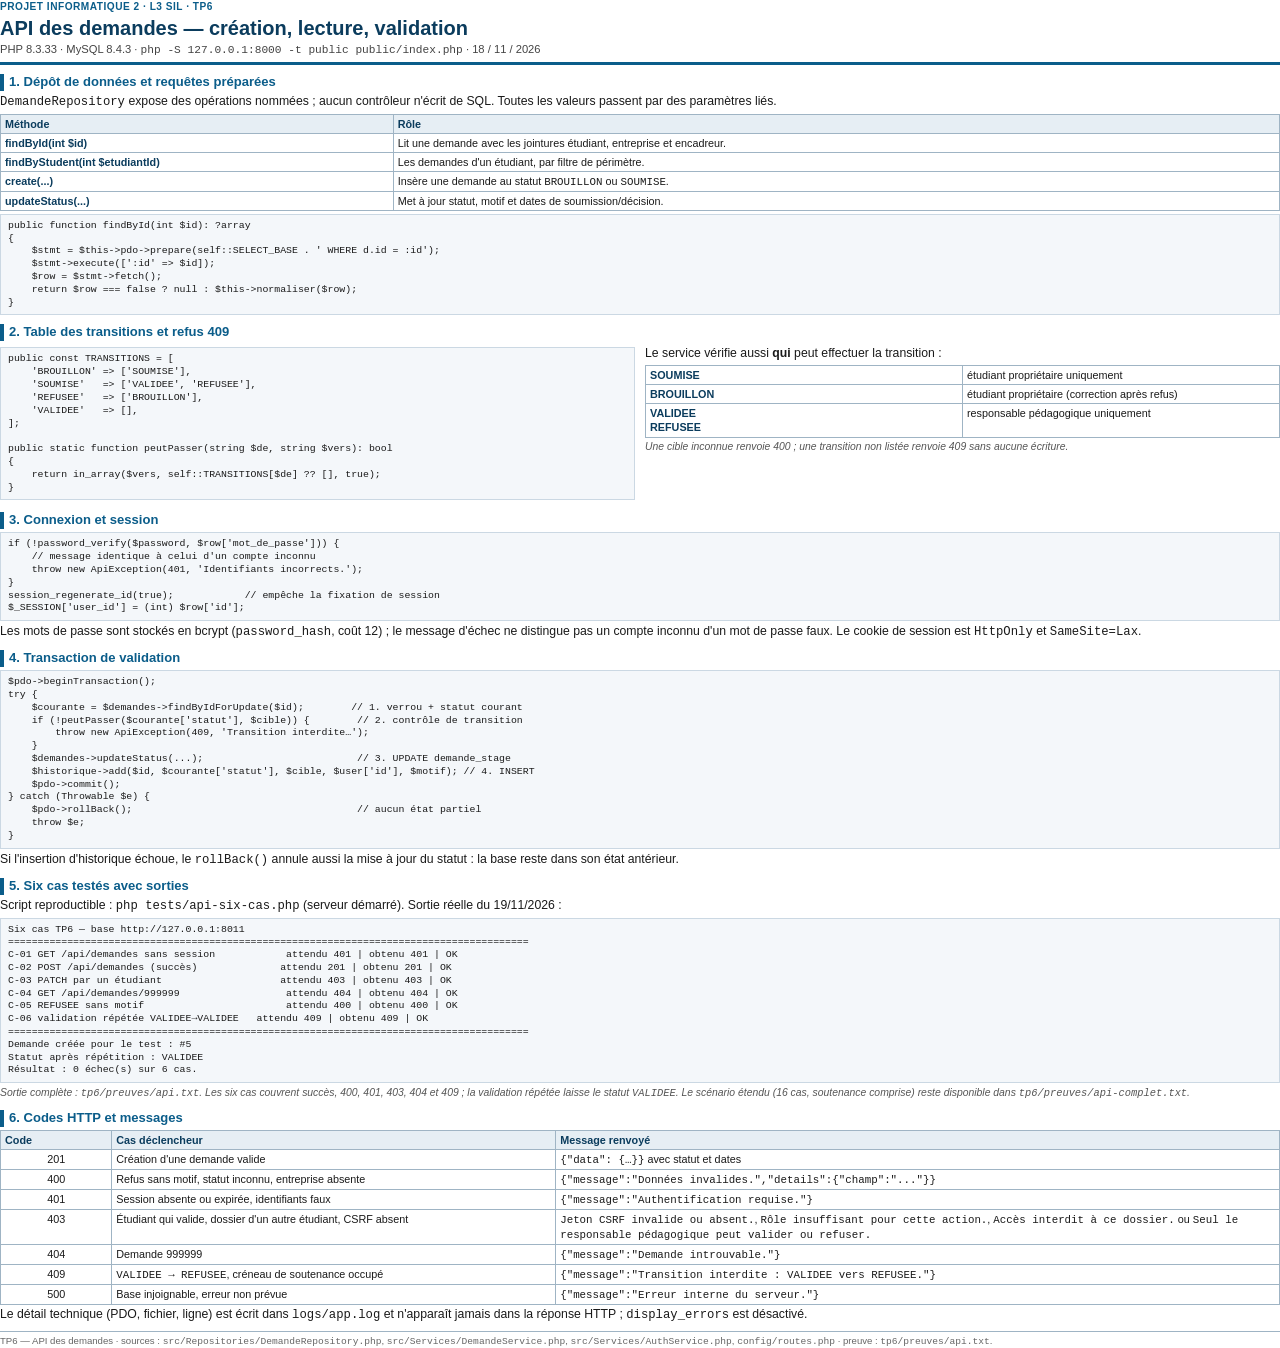
<file: tp6/api.html>
<!DOCTYPE html>
<html lang="fr">
<head>
<meta charset="utf-8">
<title>TP6 - API des demandes</title>
<style>
  @page { size: A4; margin: 14mm 15mm; }
  body { font-family: "Liberation Sans", Arial, sans-serif; font-size: 9.2pt; line-height: 1.3; color: #1a1a1a; margin: 0; }
  header { border-bottom: 2.5pt solid #0b5d8a; padding-bottom: 4px; margin-bottom: 7px; }
  .kicker { font-size: 7.6pt; letter-spacing: .5px; color: #0b5d8a; text-transform: uppercase; font-weight: bold; }
  h1 { font-size: 15pt; margin: 2px 0 1px; color: #0b3c5d; }
  .sub { font-size: 8.4pt; color: #444; }
  h2 { font-size: 9.8pt; color: #0b5d8a; margin: 9px 0 3px; border-left: 3pt solid #0b5d8a; padding-left: 5px; }
  h3 { font-size: 9pt; margin: 6px 0 2px; color: #0b3c5d; }
  p { margin: 2px 0; text-align: justify; }
  table { width: 100%; border-collapse: collapse; margin: 3px 0 2px; table-layout: fixed; }
  th, td { border: .6pt solid #9fb4c4; padding: 2px 4px; vertical-align: top; font-size: 8.1pt; }
  th { background: #e6eef4; color: #0b3c5d; text-align: left; }
  td.c, th.c { text-align: center; }
  .id { white-space: nowrap; font-weight: bold; color: #0b3c5d; }
  code, pre { font-family: "Consolas", "Liberation Mono", monospace; }
  pre { background: #f4f7fa; border: .6pt solid #cbd8e3; padding: 5px 7px; margin: 3px 0; font-size: 7.4pt; line-height: 1.3; white-space: pre-wrap; page-break-inside: avoid; }
  .note { font-size: 7.8pt; color: #555; font-style: italic; }
  .ok { color: #0a5c40; font-weight: bold; }
  .ko { color: #8c1d18; font-weight: bold; }
  .deux-colonnes { display: flex; gap: 10px; }
  .deux-colonnes > div { flex: 1; }
  footer { margin-top: 7px; border-top: .6pt solid #9fb4c4; padding-top: 3px; font-size: 7.2pt; color: #666; }
  .pagebreak { page-break-before: always; }
</style>
</head>
<body>

<header>
  <div class="kicker">Projet informatique 2 &middot; L3 SIL &middot; TP6</div>
  <h1>API des demandes &mdash; cr&eacute;ation, lecture, validation</h1>
  <div class="sub">PHP 8.3.33 &middot; MySQL 8.4.3 &middot; <code>php -S 127.0.0.1:8000 -t public public/index.php</code> &middot; 18 / 11 / 2026</div>
</header>

<h2>1. D&eacute;p&ocirc;t de donn&eacute;es et requ&ecirc;tes pr&eacute;par&eacute;es</h2>
<p><code>DemandeRepository</code> expose des op&eacute;rations nomm&eacute;es ; aucun contr&ocirc;leur
n'&eacute;crit de SQL. Toutes les valeurs passent par des param&egrave;tres li&eacute;s.</p>
<table>
  <tr><th width="30%">M&eacute;thode</th><th>R&ocirc;le</th></tr>
  <tr><td class="id">findById(int $id)</td><td>Lit une demande avec les jointures &eacute;tudiant, entreprise et encadreur.</td></tr>
  <tr><td class="id">findByStudent(int $etudiantId)</td><td>Les demandes d'un &eacute;tudiant, par filtre de p&eacute;rim&egrave;tre.</td></tr>
  <tr><td class="id">create(...)</td><td>Ins&egrave;re une demande au statut <code>BROUILLON</code> ou <code>SOUMISE</code>.</td></tr>
  <tr><td class="id">updateStatus(...)</td><td>Met &agrave; jour statut, motif et dates de soumission/d&eacute;cision.</td></tr>
</table>

<pre>public function findById(int $id): ?array
{
    $stmt = $this-&gt;pdo-&gt;prepare(self::SELECT_BASE . ' WHERE d.id = :id');
    $stmt-&gt;execute([':id' =&gt; $id]);
    $row = $stmt-&gt;fetch();
    return $row === false ? null : $this-&gt;normaliser($row);
}</pre>

<h2>2. Table des transitions et refus 409</h2>
<div class="deux-colonnes">
<div>
<pre>public const TRANSITIONS = [
    'BROUILLON' =&gt; ['SOUMISE'],
    'SOUMISE'   =&gt; ['VALIDEE', 'REFUSEE'],
    'REFUSEE'   =&gt; ['BROUILLON'],
    'VALIDEE'   =&gt; [],
];

public static function peutPasser(string $de, string $vers): bool
{
    return in_array($vers, self::TRANSITIONS[$de] ?? [], true);
}</pre>
</div>
<div>
<p>Le service v&eacute;rifie aussi <strong>qui</strong> peut effectuer la transition :</p>
<table>
  <tr><td class="id">SOUMISE</td><td>&eacute;tudiant propri&eacute;taire uniquement</td></tr>
  <tr><td class="id">BROUILLON</td><td>&eacute;tudiant propri&eacute;taire (correction apr&egrave;s refus)</td></tr>
  <tr><td class="id">VALIDEE<br>REFUSEE</td><td>responsable p&eacute;dagogique uniquement</td></tr>
</table>
<p class="note">Une cible inconnue renvoie 400 ; une transition non list&eacute;e renvoie 409 sans
aucune &eacute;criture.</p>
</div>
</div>

<h2>3. Connexion et session</h2>
<pre>if (!password_verify($password, $row['mot_de_passe'])) {
    // message identique &agrave; celui d'un compte inconnu
    throw new ApiException(401, 'Identifiants incorrects.');
}
session_regenerate_id(true);            // emp&ecirc;che la fixation de session
$_SESSION['user_id'] = (int) $row['id'];</pre>
<p>Les mots de passe sont stock&eacute;s en bcrypt (<code>password_hash</code>, co&ucirc;t 12) ; le
message d'&eacute;chec ne distingue pas un compte inconnu d'un mot de passe faux. Le cookie de
session est <code>HttpOnly</code> et <code>SameSite=Lax</code>.</p>

<h2>4. Transaction de validation</h2>
<pre>$pdo-&gt;beginTransaction();
try {
    $courante = $demandes-&gt;findByIdForUpdate($id);        // 1. verrou + statut courant
    if (!peutPasser($courante['statut'], $cible)) {        // 2. contr&ocirc;le de transition
        throw new ApiException(409, 'Transition interdite…');
    }
    $demandes-&gt;updateStatus(...);                          // 3. UPDATE demande_stage
    $historique-&gt;add($id, $courante['statut'], $cible, $user['id'], $motif); // 4. INSERT
    $pdo-&gt;commit();
} catch (Throwable $e) {
    $pdo-&gt;rollBack();                                      // aucun &eacute;tat partiel
    throw $e;
}</pre>
<p>Si l'insertion d'historique &eacute;choue, le <code>rollBack()</code> annule aussi la mise &agrave;
jour du statut : la base reste dans son &eacute;tat ant&eacute;rieur.</p>

<h2 class="pagebreak">5. Six cas test&eacute;s avec sorties</h2>
<p>Script reproductible : <code>php tests/api-six-cas.php</code> (serveur d&eacute;marr&eacute;). Sortie
r&eacute;elle du 19/11/2026 :</p>
<pre>Six cas TP6 — base http://127.0.0.1:8011
========================================================================================
C-01 GET /api/demandes sans session            attendu 401 | obtenu 401 | OK
C-02 POST /api/demandes (succès)              attendu 201 | obtenu 201 | OK
C-03 PATCH par un étudiant                    attendu 403 | obtenu 403 | OK
C-04 GET /api/demandes/999999                  attendu 404 | obtenu 404 | OK
C-05 REFUSEE sans motif                        attendu 400 | obtenu 400 | OK
C-06 validation répétée VALIDEE→VALIDEE   attendu 409 | obtenu 409 | OK
========================================================================================
Demande créée pour le test : #5
Statut après répétition : VALIDEE
Résultat : 0 échec(s) sur 6 cas.</pre>
<p class="note">Sortie compl&egrave;te : <code>tp6/preuves/api.txt</code>. Les six cas couvrent
succ&egrave;s, 400, 401, 403, 404 et 409 ; la validation r&eacute;p&eacute;t&eacute;e laisse le statut
<code>VALIDEE</code>. Le sc&eacute;nario &eacute;tendu (16 cas, soutenance comprise) reste disponible
dans <code>tp6/preuves/api-complet.txt</code>.</p>

<h2>6. Codes HTTP et messages</h2>
<table>
  <tr><th width="8%">Code</th><th width="34%">Cas d&eacute;clencheur</th><th>Message renvoy&eacute;</th></tr>
  <tr><td class="c">201</td><td>Cr&eacute;ation d'une demande valide</td><td><code>{"data": {…}}</code> avec statut et dates</td></tr>
  <tr><td class="c">400</td><td>Refus sans motif, statut inconnu, entreprise absente</td><td><code>{"message":"Données invalides.","details":{"champ":"..."}}</code></td></tr>
  <tr><td class="c">401</td><td>Session absente ou expir&eacute;e, identifiants faux</td><td><code>{"message":"Authentification requise."}</code></td></tr>
  <tr><td class="c">403</td><td>&Eacute;tudiant qui valide, dossier d'un autre &eacute;tudiant, CSRF absent</td><td><code>Jeton CSRF invalide ou absent.</code>, <code>Rôle insuffisant pour cette action.</code>, <code>Accès interdit à ce dossier.</code> ou <code>Seul le responsable pédagogique peut valider ou refuser.</code></td></tr>
  <tr><td class="c">404</td><td>Demande 999999</td><td><code>{"message":"Demande introuvable."}</code></td></tr>
  <tr><td class="c">409</td><td><code>VALIDEE → REFUSEE</code>, cr&eacute;neau de soutenance occup&eacute;</td><td><code>{"message":"Transition interdite : VALIDEE vers REFUSEE."}</code></td></tr>
  <tr><td class="c">500</td><td>Base injoignable, erreur non pr&eacute;vue</td><td><code>{"message":"Erreur interne du serveur."}</code></td></tr>
</table>
<p>Le d&eacute;tail technique (PDO, fichier, ligne) est &eacute;crit dans <code>logs/app.log</code> et
n'appara&icirc;t jamais dans la r&eacute;ponse HTTP ; <code>display_errors</code> est d&eacute;sactiv&eacute;.</p>

<footer>
  TP6 &mdash; API des demandes &middot; sources : <code>src/Repositories/DemandeRepository.php</code>,
  <code>src/Services/DemandeService.php</code>, <code>src/Services/AuthService.php</code>,
  <code>config/routes.php</code> &middot; preuve : <code>tp6/preuves/api.txt</code>.
</footer>

</body>
</html>
</file>
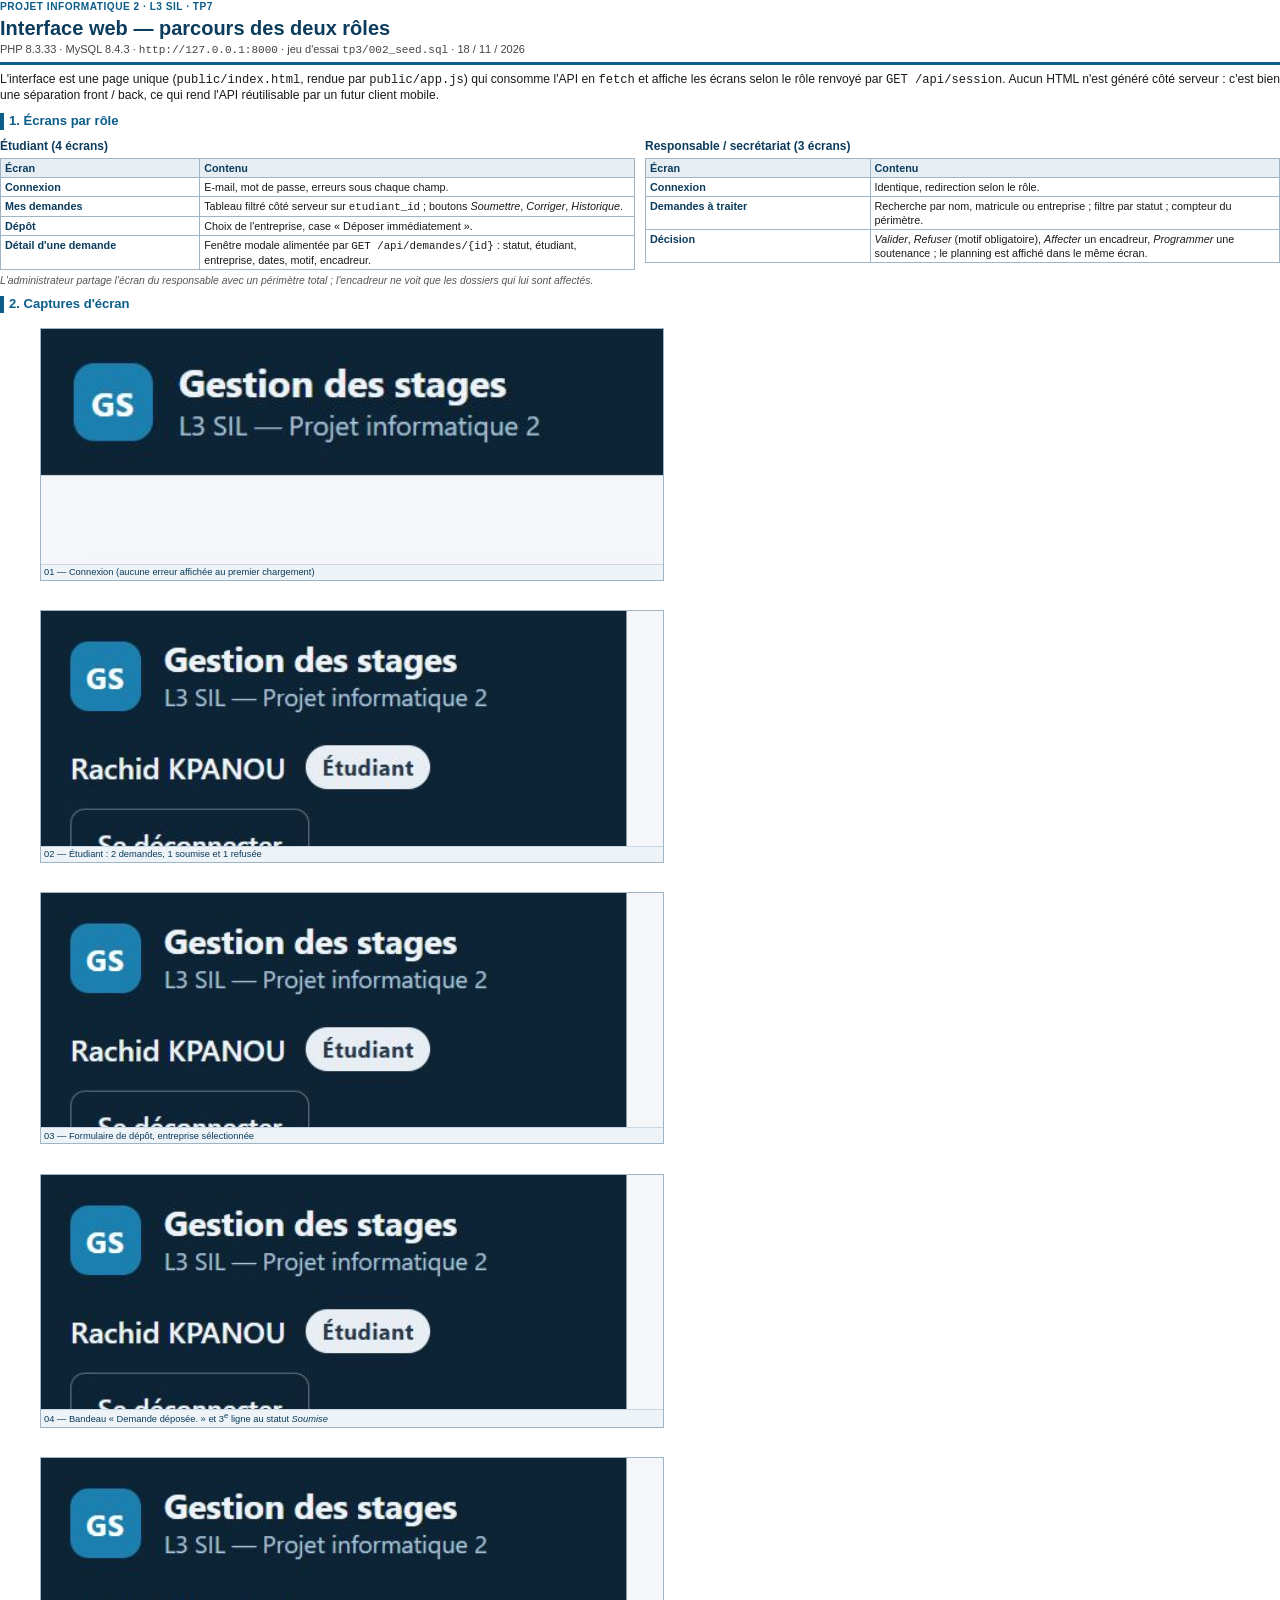
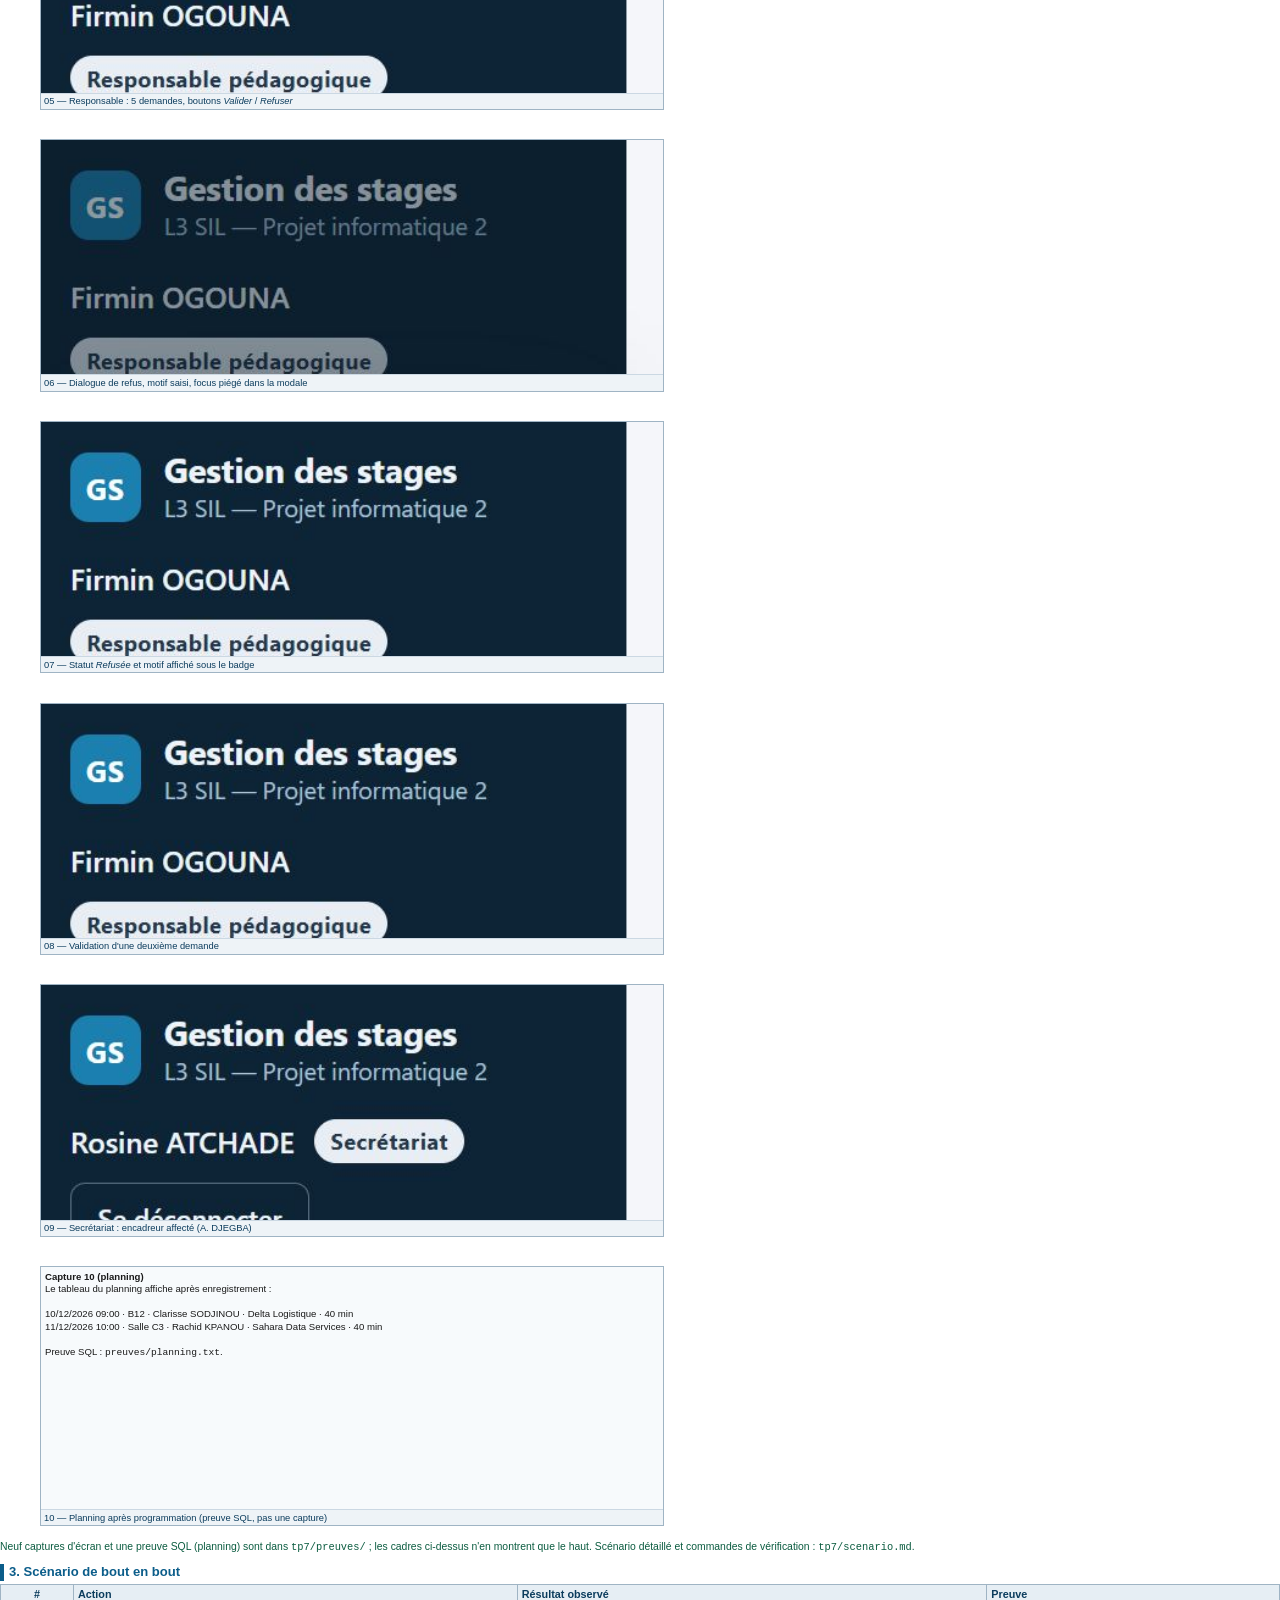
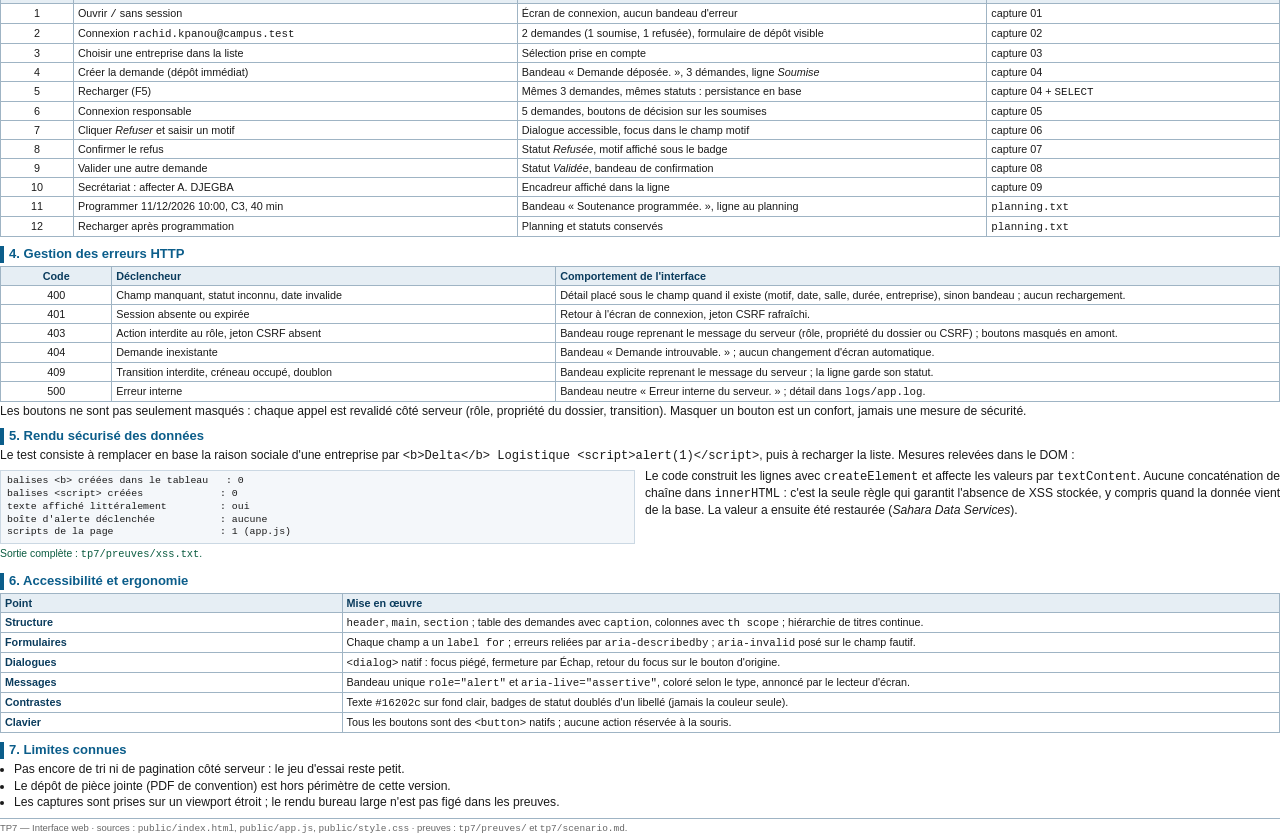
<file: tp7/rapport.html>
<!DOCTYPE html>
<html lang="fr">
<head>
<meta charset="utf-8">
<title>TP7 - Interface web</title>
<style>
  @page { size: A4; margin: 13mm 14mm; }
  body { font-family: "Liberation Sans", Arial, sans-serif; font-size: 9.1pt; line-height: 1.3; color: #1a1a1a; margin: 0; }
  header { border-bottom: 2.5pt solid #0b5d8a; padding-bottom: 4px; margin-bottom: 7px; }
  .kicker { font-size: 7.6pt; letter-spacing: .5px; color: #0b5d8a; text-transform: uppercase; font-weight: bold; }
  h1 { font-size: 15pt; margin: 2px 0 1px; color: #0b3c5d; }
  .sub { font-size: 8.3pt; color: #444; }
  h2 { font-size: 9.8pt; color: #0b5d8a; margin: 9px 0 3px; border-left: 3pt solid #0b5d8a; padding-left: 5px; }
  h3 { font-size: 9pt; margin: 6px 0 2px; color: #0b3c5d; }
  p { margin: 2px 0; text-align: justify; }
  ul { margin: 2px 0 2px 14px; padding: 0; }
  li { margin: 1px 0; }
  table { width: 100%; border-collapse: collapse; margin: 3px 0 2px; table-layout: fixed; }
  th, td { border: .6pt solid #9fb4c4; padding: 2px 4px; vertical-align: top; font-size: 8.1pt; }
  th { background: #e6eef4; color: #0b3c5d; text-align: left; }
  td.c, th.c { text-align: center; }
  .id { white-space: nowrap; font-weight: bold; color: #0b3c5d; }
  code, pre { font-family: "Consolas", "Liberation Mono", monospace; }
  pre { background: #f4f7fa; border: .6pt solid #cbd8e3; padding: 4px 6px; margin: 3px 0; font-size: 7.4pt; line-height: 1.3; white-space: pre-wrap; page-break-inside: avoid; }
  .note { font-size: 7.8pt; color: #555; font-style: italic; }
  .preuve { font-size: 7.8pt; color: #0b5c40; }
  .galerie { display: flex; flex-wrap: wrap; gap: 5px; margin-top: 3px; }
  .capture { width: 48.6%; border: .6pt solid #9fb4c4; page-break-inside: avoid; }
  .capture .cadre { height: 62mm; overflow: hidden; background: #fff; }
  .capture img { width: 100%; display: block; }
  .capture figcaption { font-size: 7pt; padding: 1.5px 3px; background: #eef3f7; color: #0b3c5d; border-top: .6pt solid #cbd8e3; }
  .deux-colonnes { display: flex; gap: 10px; }
  .deux-colonnes > div { flex: 1; }
  .ok { color: #0a5c40; font-weight: bold; }
  footer { margin-top: 7px; border-top: .6pt solid #9fb4c4; padding-top: 3px; font-size: 7.1pt; color: #666; }
  .pagebreak { page-break-before: always; }
</style>
</head>
<body>

<header>
  <div class="kicker">Projet informatique 2 &middot; L3 SIL &middot; TP7</div>
  <h1>Interface web &mdash; parcours des deux r&ocirc;les</h1>
  <div class="sub">PHP 8.3.33 &middot; MySQL 8.4.3 &middot; <code>http://127.0.0.1:8000</code> &middot; jeu d'essai <code>tp3/002_seed.sql</code> &middot; 18 / 11 / 2026</div>
</header>

<p>L'interface est une page unique (<code>public/index.html</code>, rendue par
<code>public/app.js</code>) qui consomme l'API en <code>fetch</code> et affiche les
&eacute;crans selon le r&ocirc;le renvoy&eacute; par <code>GET /api/session</code>. Aucun HTML
n'est g&eacute;n&eacute;r&eacute; c&ocirc;t&eacute; serveur : c'est bien une s&eacute;paration
front / back, ce qui rend l'API r&eacute;utilisable par un futur client mobile.</p>

<h2>1. &Eacute;crans par r&ocirc;le</h2>
<div class="deux-colonnes">
<div>
<h3>&Eacute;tudiant (4 &eacute;crans)</h3>
<table>
  <tr><th width="30%">&Eacute;cran</th><th>Contenu</th></tr>
  <tr><td class="id">Connexion</td><td>E-mail, mot de passe, erreurs sous chaque champ.</td></tr>
  <tr><td class="id">Mes demandes</td><td>Tableau filtr&eacute; c&ocirc;t&eacute; serveur sur <code>etudiant_id</code> ; boutons <em>Soumettre</em>, <em>Corriger</em>, <em>Historique</em>.</td></tr>
  <tr><td class="id">D&eacute;p&ocirc;t</td><td>Choix de l'entreprise, case &laquo; D&eacute;poser imm&eacute;diatement &raquo;.</td></tr>
  <tr><td class="id">D&eacute;tail d'une demande</td><td>Fen&ecirc;tre modale aliment&eacute;e par <code>GET /api/demandes/{id}</code> : statut, &eacute;tudiant, entreprise, dates, motif, encadreur.</td></tr>
</table>
</div>
<div>
<h3>Responsable / secr&eacute;tariat (3 &eacute;crans)</h3>
<table>
  <tr><th width="34%">&Eacute;cran</th><th>Contenu</th></tr>
  <tr><td class="id">Connexion</td><td>Identique, redirection selon le r&ocirc;le.</td></tr>
  <tr><td class="id">Demandes &agrave; traiter</td><td>Recherche par nom, matricule ou entreprise ; filtre par statut ; compteur du p&eacute;rim&egrave;tre.</td></tr>
  <tr><td class="id">D&eacute;cision</td><td><em>Valider</em>, <em>Refuser</em> (motif obligatoire), <em>Affecter</em> un encadreur, <em>Programmer</em> une soutenance ; le planning est affich&eacute; dans le m&ecirc;me &eacute;cran.</td></tr>
</table>
</div>
</div>
<p class="note">L'administrateur partage l'&eacute;cran du responsable avec un p&eacute;rim&egrave;tre
total ; l'encadreur ne voit que les dossiers qui lui sont affect&eacute;s.</p>

<h2>2. Captures d'&eacute;cran</h2>
<div class="galerie">
  <figure class="capture"><div class="cadre"><img src="preuves/01-connexion.jpeg" alt=""></div>
    <figcaption>01 &mdash; Connexion (aucune erreur affich&eacute;e au premier chargement)</figcaption></figure>
  <figure class="capture"><div class="cadre"><img src="preuves/02-etudiant-liste.jpeg" alt=""></div>
    <figcaption>02 &mdash; &Eacute;tudiant : 2 demandes, 1 soumise et 1 refus&eacute;e</figcaption></figure>
  <figure class="capture"><div class="cadre"><img src="preuves/03-etudiant-formulaire.jpeg" alt=""></div>
    <figcaption>03 &mdash; Formulaire de d&eacute;p&ocirc;t, entreprise s&eacute;lectionn&eacute;e</figcaption></figure>
  <figure class="capture"><div class="cadre"><img src="preuves/04-etudiant-depot.jpeg" alt=""></div>
    <figcaption>04 &mdash; Bandeau &laquo; Demande d&eacute;pos&eacute;e. &raquo; et 3<sup>e</sup> ligne au statut <em>Soumise</em></figcaption></figure>
  <figure class="capture"><div class="cadre"><img src="preuves/05-responsable-liste.jpeg" alt=""></div>
    <figcaption>05 &mdash; Responsable : 5 demandes, boutons <em>Valider</em> / <em>Refuser</em></figcaption></figure>
  <figure class="capture"><div class="cadre"><img src="preuves/06-refus-dialogue.jpeg" alt=""></div>
    <figcaption>06 &mdash; Dialogue de refus, motif saisi, focus pi&eacute;g&eacute; dans la modale</figcaption></figure>
  <figure class="capture"><div class="cadre"><img src="preuves/07-refus-confirme.jpeg" alt=""></div>
    <figcaption>07 &mdash; Statut <em>Refus&eacute;e</em> et motif affich&eacute; sous le badge</figcaption></figure>
  <figure class="capture"><div class="cadre"><img src="preuves/08-validation.jpeg" alt=""></div>
    <figcaption>08 &mdash; Validation d'une deuxi&egrave;me demande</figcaption></figure>
  <figure class="capture"><div class="cadre"><img src="preuves/09-affectation.jpeg" alt=""></div>
    <figcaption>09 &mdash; Secr&eacute;tariat : encadreur affect&eacute; (A. DJEGBA)</figcaption></figure>
  <figure class="capture"><div class="cadre" style="height:62mm; padding:4px; font-size:7.2pt; background:#f7fafc;">
    <strong>Capture 10 (planning)</strong><br>Le tableau du planning affiche apr&egrave;s
    enregistrement :<br><br>
    10/12/2026 09:00 &middot; B12 &middot; Clarisse SODJINOU &middot; Delta Logistique &middot; 40 min<br>
    11/12/2026 10:00 &middot; Salle C3 &middot; Rachid KPANOU &middot; Sahara Data Services &middot; 40 min<br><br>
    Preuve SQL&nbsp;: <code>preuves/planning.txt</code>.</div>
    <figcaption>10 &mdash; Planning apr&egrave;s programmation (preuve SQL, pas une capture)</figcaption></figure>
</div>
<p class="preuve">Neuf captures d'&eacute;cran et une preuve SQL (planning) sont dans
<code>tp7/preuves/</code> ; les cadres ci-dessus n'en montrent que le haut. Sc&eacute;nario d&eacute;taill&eacute;
et commandes de v&eacute;rification : <code>tp7/scenario.md</code>.</p>

<h2 class="pagebreak">3. Sc&eacute;nario de bout en bout</h2>
<table>
  <tr><th width="5%" class="c">#</th><th width="34%">Action</th><th width="36%">R&eacute;sultat observ&eacute;</th><th>Preuve</th></tr>
  <tr><td class="c">1</td><td>Ouvrir <code>/</code> sans session</td><td>&Eacute;cran de connexion, aucun bandeau d'erreur</td><td>capture 01</td></tr>
  <tr><td class="c">2</td><td>Connexion <code>rachid.kpanou@campus.test</code></td><td>2 demandes (1 soumise, 1 refus&eacute;e), formulaire de d&eacute;p&ocirc;t visible</td><td>capture 02</td></tr>
  <tr><td class="c">3</td><td>Choisir une entreprise dans la liste</td><td>S&eacute;lection prise en compte</td><td>capture 03</td></tr>
  <tr><td class="c">4</td><td>Cr&eacute;er la demande (d&eacute;p&ocirc;t imm&eacute;diat)</td><td>Bandeau &laquo; Demande d&eacute;pos&eacute;e. &raquo;, 3 d&eacute;mandes, ligne <em>Soumise</em></td><td>capture 04</td></tr>
  <tr><td class="c">5</td><td>Recharger (F5)</td><td>M&ecirc;mes 3 demandes, m&ecirc;mes statuts : persistance en base</td><td>capture 04 + <code>SELECT</code></td></tr>
  <tr><td class="c">6</td><td>Connexion responsable</td><td>5 demandes, boutons de d&eacute;cision sur les soumises</td><td>capture 05</td></tr>
  <tr><td class="c">7</td><td>Cliquer <em>Refuser</em> et saisir un motif</td><td>Dialogue accessible, focus dans le champ motif</td><td>capture 06</td></tr>
  <tr><td class="c">8</td><td>Confirmer le refus</td><td>Statut <em>Refus&eacute;e</em>, motif affich&eacute; sous le badge</td><td>capture 07</td></tr>
  <tr><td class="c">9</td><td>Valider une autre demande</td><td>Statut <em>Valid&eacute;e</em>, bandeau de confirmation</td><td>capture 08</td></tr>
  <tr><td class="c">10</td><td>Secr&eacute;tariat : affecter A. DJEGBA</td><td>Encadreur affich&eacute; dans la ligne</td><td>capture 09</td></tr>
  <tr><td class="c">11</td><td>Programmer 11/12/2026 10:00, C3, 40 min</td><td>Bandeau &laquo; Soutenance programm&eacute;e. &raquo;, ligne au planning</td><td><code>planning.txt</code></td></tr>
  <tr><td class="c">12</td><td>Recharger apr&egrave;s programmation</td><td>Planning et statuts conserv&eacute;s</td><td><code>planning.txt</code></td></tr>
</table>

<h2>4. Gestion des erreurs HTTP</h2>
<table>
  <tr><th width="8%" class="c">Code</th><th width="34%">D&eacute;clencheur</th><th>Comportement de l'interface</th></tr>
  <tr><td class="c">400</td><td>Champ manquant, statut inconnu, date invalide</td><td>D&eacute;tail plac&eacute; sous le champ quand il existe (motif, date, salle, dur&eacute;e, entreprise), sinon bandeau ; aucun rechargement.</td></tr>
  <tr><td class="c">401</td><td>Session absente ou expir&eacute;e</td><td>Retour &agrave; l'&eacute;cran de connexion, jeton CSRF rafra&icirc;chi.</td></tr>
  <tr><td class="c">403</td><td>Action interdite au r&ocirc;le, jeton CSRF absent</td><td>Bandeau rouge reprenant le message du serveur (r&ocirc;le, propri&eacute;t&eacute; du dossier ou CSRF) ; boutons masqu&eacute;s en amont.</td></tr>
  <tr><td class="c">404</td><td>Demande inexistante</td><td>Bandeau &laquo; Demande introuvable. &raquo; ; aucun changement d'&eacute;cran automatique.</td></tr>
  <tr><td class="c">409</td><td>Transition interdite, cr&eacute;neau occup&eacute;, doublon</td><td>Bandeau explicite reprenant le message du serveur ; la ligne garde son statut.</td></tr>
  <tr><td class="c">500</td><td>Erreur interne</td><td>Bandeau neutre &laquo; Erreur interne du serveur. &raquo; ; d&eacute;tail dans <code>logs/app.log</code>.</td></tr>
</table>
<p>Les boutons ne sont pas seulement masqu&eacute;s : chaque appel est revalid&eacute;
c&ocirc;t&eacute; serveur (r&ocirc;le, propri&eacute;t&eacute; du dossier, transition). Masquer un
bouton est un confort, jamais une mesure de s&eacute;curit&eacute;.</p>

<h2>5. Rendu s&eacute;curis&eacute; des donn&eacute;es</h2>
<p>Le test consiste &agrave; remplacer en base la raison sociale d'une entreprise par
<code>&lt;b&gt;Delta&lt;/b&gt; Logistique &lt;script&gt;alert(1)&lt;/script&gt;</code>,
puis &agrave; recharger la liste. Mesures relev&eacute;es dans le DOM :</p>
<div class="deux-colonnes">
<div>
<pre>balises &lt;b&gt; créées dans le tableau   : 0
balises &lt;script&gt; créées             : 0
texte affiché littéralement         : oui
boîte d'alerte déclenchée           : aucune
scripts de la page                  : 1 (app.js)</pre>
<p class="preuve">Sortie compl&egrave;te : <code>tp7/preuves/xss.txt</code>.</p>
</div>
<div>
<p>Le code construit les lignes avec <code>createElement</code> et affecte les
valeurs par <code>textContent</code>. Aucune concat&eacute;nation de cha&icirc;ne dans
<code>innerHTML</code> : c'est la seule r&egrave;gle qui garantit l'absence de XSS
stock&eacute;e, y compris quand la donn&eacute;e vient de la base. La valeur a ensuite
&eacute;t&eacute; restaur&eacute;e (<em>Sahara Data Services</em>).</p>
</div>
</div>

<h2>6. Accessibilit&eacute; et ergonomie</h2>
<table>
  <tr><th width="26%">Point</th><th>Mise en &oelig;uvre</th></tr>
  <tr><td class="id">Structure</td><td><code>header</code>, <code>main</code>, <code>section</code> ; table des demandes avec <code>caption</code>, colonnes avec <code>th scope</code> ; hi&eacute;rarchie de titres continue.</td></tr>
  <tr><td class="id">Formulaires</td><td>Chaque champ a un <code>label for</code> ; erreurs reli&eacute;es par <code>aria-describedby</code> ; <code>aria-invalid</code> pos&eacute; sur le champ fautif.</td></tr>
  <tr><td class="id">Dialogues</td><td><code>&lt;dialog&gt;</code> natif : focus pi&eacute;g&eacute;, fermeture par &Eacute;chap, retour du focus sur le bouton d'origine.</td></tr>
  <tr><td class="id">Messages</td><td>Bandeau unique <code>role="alert"</code> et <code>aria-live="assertive"</code>, color&eacute; selon le type, annonc&eacute; par le lecteur d'&eacute;cran.</td></tr>
  <tr><td class="id">Contrastes</td><td>Texte <code>#16202c</code> sur fond clair, badges de statut doubl&eacute;s d'un libell&eacute; (jamais la couleur seule).</td></tr>
  <tr><td class="id">Clavier</td><td>Tous les boutons sont des <code>&lt;button&gt;</code> natifs ; aucune action r&eacute;serv&eacute;e &agrave; la souris.</td></tr>
</table>

<h2>7. Limites connues</h2>
<ul>
  <li>Pas encore de tri ni de pagination c&ocirc;t&eacute; serveur : le jeu d'essai reste petit.</li>
  <li>Le d&eacute;p&ocirc;t de pi&egrave;ce jointe (PDF de convention) est hors p&eacute;rim&egrave;tre de cette version.</li>
  <li>Les captures sont prises sur un viewport &eacute;troit ; le rendu bureau large n'est pas fig&eacute; dans les preuves.</li>
</ul>

<footer>
  TP7 &mdash; Interface web &middot; sources : <code>public/index.html</code>,
  <code>public/app.js</code>, <code>public/style.css</code> &middot; preuves :
  <code>tp7/preuves/</code> et <code>tp7/scenario.md</code>.
</footer>

</body>
</html>
</file>
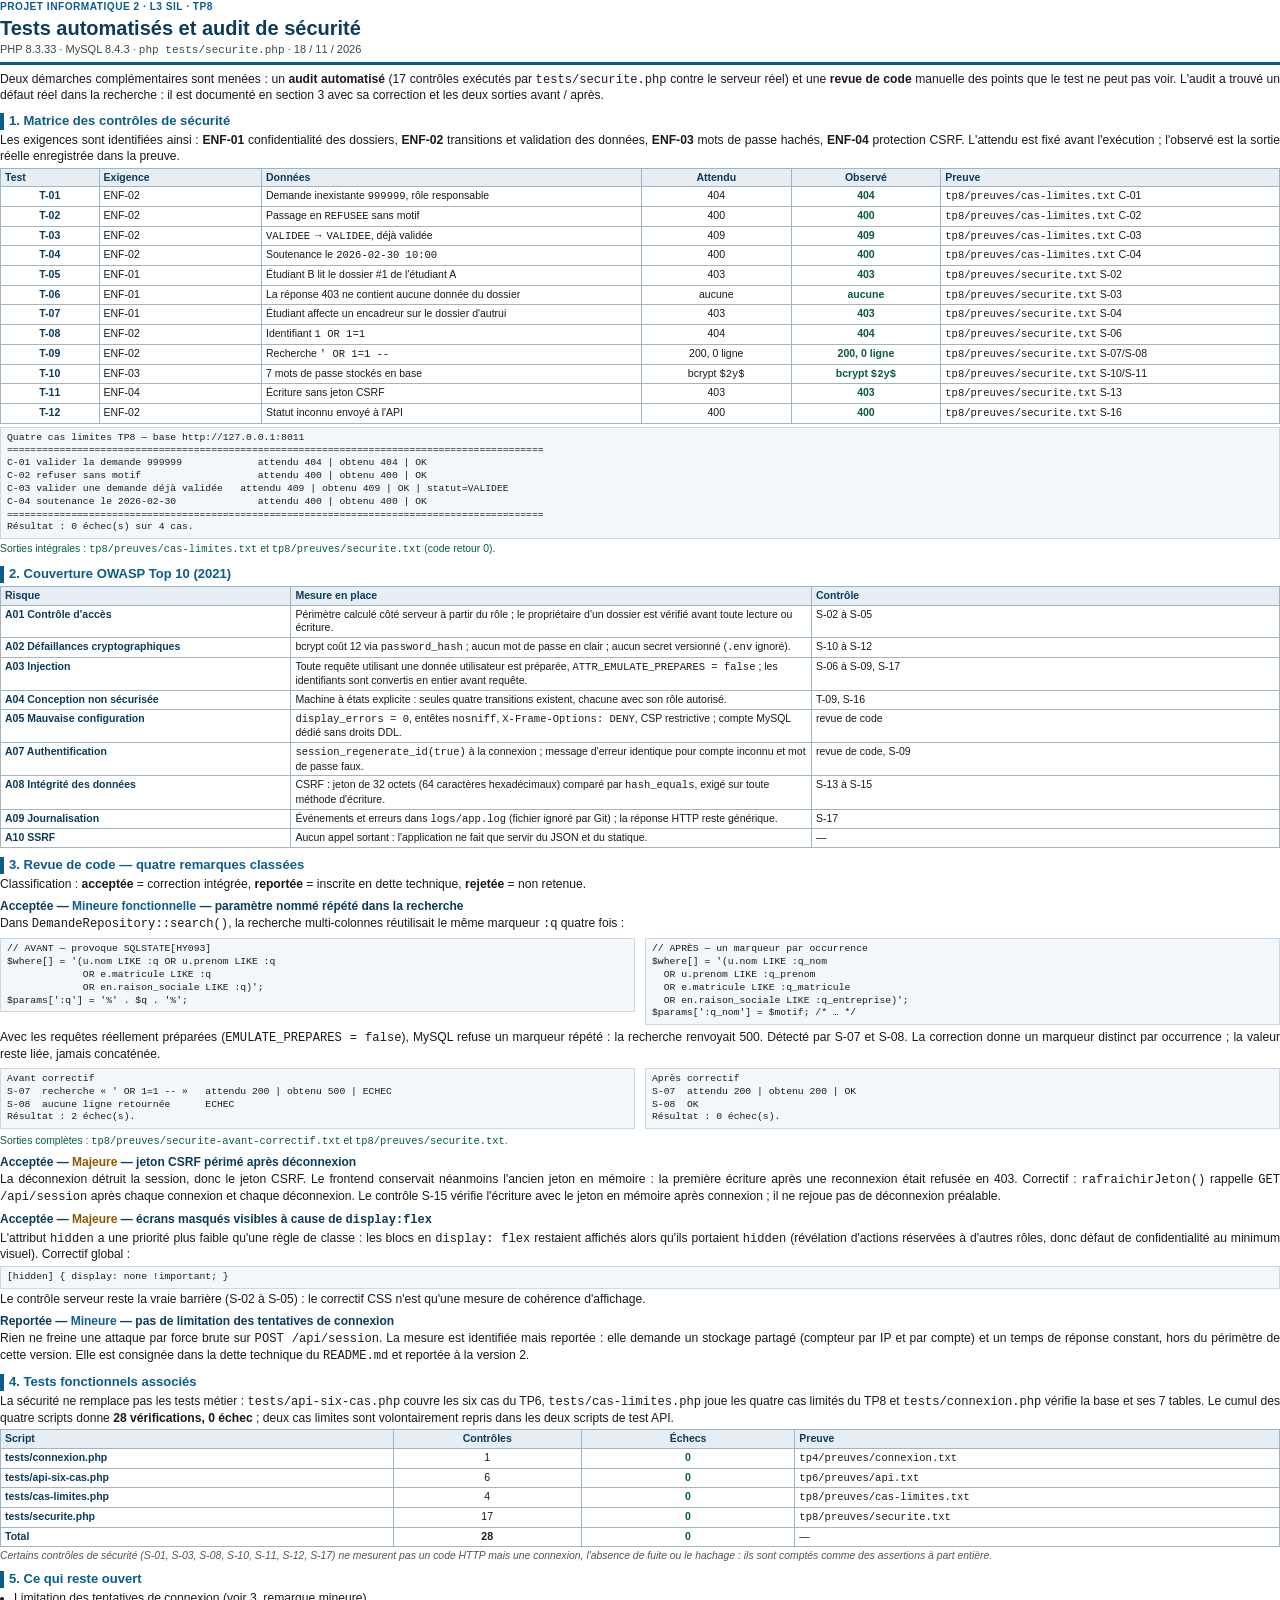
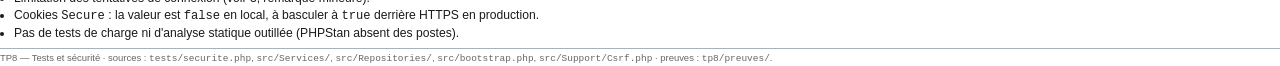
<file: tp8/rapport.html>
<!DOCTYPE html>
<html lang="fr">
<head>
<meta charset="utf-8">
<title>TP8 - Tests et securite</title>
<style>
  @page { size: A4; margin: 13mm 14mm; }
  body { font-family: "Liberation Sans", Arial, sans-serif; font-size: 9.1pt; line-height: 1.3; color: #1a1a1a; margin: 0; }
  header { border-bottom: 2.5pt solid #0b5d8a; padding-bottom: 4px; margin-bottom: 7px; }
  .kicker { font-size: 7.6pt; letter-spacing: .5px; color: #0b5d8a; text-transform: uppercase; font-weight: bold; }
  h1 { font-size: 15pt; margin: 2px 0 1px; color: #0b3c5d; }
  .sub { font-size: 8.3pt; color: #444; }
  h2 { font-size: 9.8pt; color: #0b5d8a; margin: 9px 0 3px; border-left: 3pt solid #0b5d8a; padding-left: 5px; }
  h3 { font-size: 9pt; margin: 6px 0 2px; color: #0b3c5d; }
  p { margin: 2px 0; text-align: justify; }
  ul { margin: 2px 0 2px 14px; padding: 0; }
  li { margin: 1px 0; }
  table { width: 100%; border-collapse: collapse; margin: 3px 0 2px; table-layout: fixed; }
  th, td { border: .6pt solid #9fb4c4; padding: 2px 4px; vertical-align: top; font-size: 7.9pt; }
  th { background: #e6eef4; color: #0b3c5d; text-align: left; }
  td.c, th.c { text-align: center; }
  .id { white-space: nowrap; font-weight: bold; color: #0b3c5d; }
  code, pre { font-family: "Consolas", "Liberation Mono", monospace; }
  pre { background: #f4f7fa; border: .6pt solid #cbd8e3; padding: 4px 6px; margin: 3px 0; font-size: 7.3pt; line-height: 1.32; white-space: pre-wrap; page-break-inside: avoid; }
  .note { font-size: 7.8pt; color: #555; font-style: italic; }
  .preuve { font-size: 7.8pt; color: #0b5c40; }
  .ok { color: #0a5c40; font-weight: bold; }
  .ko { color: #8c1d18; font-weight: bold; }
  .deux-colonnes { display: flex; gap: 10px; }
  .deux-colonnes > div { flex: 1; }
  .grav { font-weight: bold; white-space: nowrap; }
  .g1 { color: #8c1d18; } .g2 { color: #8a5a00; } .g3 { color: #0b5d8a; }
  footer { margin-top: 7px; border-top: .6pt solid #9fb4c4; padding-top: 3px; font-size: 7.1pt; color: #666; }
  .pagebreak { page-break-before: always; }
</style>
</head>
<body>

<header>
  <div class="kicker">Projet informatique 2 &middot; L3 SIL &middot; TP8</div>
  <h1>Tests automatis&eacute;s et audit de s&eacute;curit&eacute;</h1>
  <div class="sub">PHP 8.3.33 &middot; MySQL 8.4.3 &middot; <code>php tests/securite.php</code> &middot; 18 / 11 / 2026</div>
</header>

<p>Deux d&eacute;marches compl&eacute;mentaires sont men&eacute;es : un <strong>audit automatis&eacute;</strong>
(17 contr&ocirc;les ex&eacute;cut&eacute;s par <code>tests/securite.php</code> contre le serveur r&eacute;el)
et une <strong>revue de code</strong> manuelle des points que le test ne peut pas voir.
L'audit a trouv&eacute; un d&eacute;faut r&eacute;el dans la recherche : il est document&eacute;
en section 3 avec sa correction et les deux sorties avant / apr&egrave;s.</p>

<h2>1. Matrice des contr&ocirc;les de s&eacute;curit&eacute;</h2>
<p>Les exigences sont identifi&eacute;es ainsi : <strong>ENF-01</strong> confidentialit&eacute; des dossiers,
<strong>ENF-02</strong> transitions et validation des donn&eacute;es, <strong>ENF-03</strong> mots de passe hach&eacute;s,
<strong>ENF-04</strong> protection CSRF. L'attendu est fix&eacute; avant l'ex&eacute;cution ; l'observ&eacute;
est la sortie r&eacute;elle enregistr&eacute;e dans la preuve.</p>
<table>
  <tr><th width="7%">Test</th><th width="12%">Exigence</th><th width="29%">Donn&eacute;es</th><th width="11%" class="c">Attendu</th><th width="11%" class="c">Observ&eacute;</th><th>Preuve</th></tr>
  <tr><td class="c id">T-01</td><td>ENF-02</td><td>Demande inexistante <code>999999</code>, r&ocirc;le responsable</td><td class="c">404</td><td class="c ok">404</td><td><code>tp8/preuves/cas-limites.txt</code> C-01</td></tr>
  <tr><td class="c id">T-02</td><td>ENF-02</td><td>Passage en <code>REFUSEE</code> sans motif</td><td class="c">400</td><td class="c ok">400</td><td><code>tp8/preuves/cas-limites.txt</code> C-02</td></tr>
  <tr><td class="c id">T-03</td><td>ENF-02</td><td><code>VALIDEE</code> &rarr; <code>VALIDEE</code>, d&eacute;j&agrave; valid&eacute;e</td><td class="c">409</td><td class="c ok">409</td><td><code>tp8/preuves/cas-limites.txt</code> C-03</td></tr>
  <tr><td class="c id">T-04</td><td>ENF-02</td><td>Soutenance le <code>2026-02-30 10:00</code></td><td class="c">400</td><td class="c ok">400</td><td><code>tp8/preuves/cas-limites.txt</code> C-04</td></tr>
  <tr><td class="c id">T-05</td><td>ENF-01</td><td>&Eacute;tudiant B lit le dossier #1 de l'&eacute;tudiant A</td><td class="c">403</td><td class="c ok">403</td><td><code>tp8/preuves/securite.txt</code> S-02</td></tr>
  <tr><td class="c id">T-06</td><td>ENF-01</td><td>La r&eacute;ponse 403 ne contient aucune donn&eacute;e du dossier</td><td class="c">aucune</td><td class="c ok">aucune</td><td><code>tp8/preuves/securite.txt</code> S-03</td></tr>
  <tr><td class="c id">T-07</td><td>ENF-01</td><td>&Eacute;tudiant affecte un encadreur sur le dossier d'autrui</td><td class="c">403</td><td class="c ok">403</td><td><code>tp8/preuves/securite.txt</code> S-04</td></tr>
  <tr><td class="c id">T-08</td><td>ENF-02</td><td>Identifiant <code>1 OR 1=1</code></td><td class="c">404</td><td class="c ok">404</td><td><code>tp8/preuves/securite.txt</code> S-06</td></tr>
  <tr><td class="c id">T-09</td><td>ENF-02</td><td>Recherche <code>' OR 1=1 --</code></td><td class="c">200, 0 ligne</td><td class="c ok">200, 0 ligne</td><td><code>tp8/preuves/securite.txt</code> S-07/S-08</td></tr>
  <tr><td class="c id">T-10</td><td>ENF-03</td><td>7 mots de passe stock&eacute;s en base</td><td class="c">bcrypt <code>$2y$</code></td><td class="c ok">bcrypt <code>$2y$</code></td><td><code>tp8/preuves/securite.txt</code> S-10/S-11</td></tr>
  <tr><td class="c id">T-11</td><td>ENF-04</td><td>&Eacute;criture sans jeton CSRF</td><td class="c">403</td><td class="c ok">403</td><td><code>tp8/preuves/securite.txt</code> S-13</td></tr>
  <tr><td class="c id">T-12</td><td>ENF-02</td><td>Statut inconnu envoy&eacute; &agrave; l'API</td><td class="c">400</td><td class="c ok">400</td><td><code>tp8/preuves/securite.txt</code> S-16</td></tr>
</table>
<pre>Quatre cas limites TP8 — base http://127.0.0.1:8011
============================================================================================
C-01 valider la demande 999999             attendu 404 | obtenu 404 | OK
C-02 refuser sans motif                    attendu 400 | obtenu 400 | OK
C-03 valider une demande déjà validée   attendu 409 | obtenu 409 | OK | statut=VALIDEE
C-04 soutenance le 2026-02-30              attendu 400 | obtenu 400 | OK
============================================================================================
Résultat : 0 échec(s) sur 4 cas.</pre>
<p class="preuve">Sorties int&eacute;grales : <code>tp8/preuves/cas-limites.txt</code> et
<code>tp8/preuves/securite.txt</code> (code retour 0).</p>

<h2>2. Couverture OWASP Top 10 (2021)</h2>
<table>
  <tr><th width="22%">Risque</th><th width="40%">Mesure en place</th><th>Contr&ocirc;le</th></tr>
  <tr><td class="id">A01 Contr&ocirc;le d'acc&egrave;s</td><td>P&eacute;rim&egrave;tre calcul&eacute; c&ocirc;t&eacute; serveur &agrave; partir du r&ocirc;le ; le propri&eacute;taire d'un dossier est v&eacute;rifi&eacute; avant toute lecture ou &eacute;criture.</td><td>S-02 &agrave; S-05</td></tr>
  <tr><td class="id">A02 D&eacute;faillances cryptographiques</td><td>bcrypt co&ucirc;t 12 via <code>password_hash</code> ; aucun mot de passe en clair ; aucun secret versionn&eacute; (<code>.env</code> ignor&eacute;).</td><td>S-10 &agrave; S-12</td></tr>
  <tr><td class="id">A03 Injection</td><td>Toute requ&ecirc;te utilisant une donn&eacute;e utilisateur est pr&eacute;par&eacute;e, <code>ATTR_EMULATE_PREPARES = false</code> ; les identifiants sont convertis en entier avant requ&ecirc;te.</td><td>S-06 &agrave; S-09, S-17</td></tr>
  <tr><td class="id">A04 Conception non s&eacute;curis&eacute;e</td><td>Machine &agrave; &eacute;tats explicite : seules quatre transitions existent, chacune avec son r&ocirc;le autoris&eacute;.</td><td>T-09, S-16</td></tr>
  <tr><td class="id">A05 Mauvaise configuration</td><td><code>display_errors = 0</code>, ent&ecirc;tes <code>nosniff</code>, <code>X-Frame-Options: DENY</code>, CSP restrictive ; compte MySQL d&eacute;di&eacute; sans droits DDL.</td><td>revue de code</td></tr>
  <tr><td class="id">A07 Authentification</td><td><code>session_regenerate_id(true)</code> &agrave; la connexion ; message d'erreur identique pour compte inconnu et mot de passe faux.</td><td>revue de code, S-09</td></tr>
  <tr><td class="id">A08 Int&eacute;grit&eacute; des donn&eacute;es</td><td>CSRF : jeton de 32 octets (64 caract&egrave;res hexad&eacute;cimaux) compar&eacute; par <code>hash_equals</code>, exig&eacute; sur toute m&eacute;thode d'&eacute;criture.</td><td>S-13 &agrave; S-15</td></tr>
  <tr><td class="id">A09 Journalisation</td><td>&Eacute;v&eacute;nements et erreurs dans <code>logs/app.log</code> (fichier ignor&eacute; par Git) ; la r&eacute;ponse HTTP reste g&eacute;n&eacute;rique.</td><td>S-17</td></tr>
  <tr><td class="id">A10 SSRF</td><td>Aucun appel sortant : l'application ne fait que servir du JSON et du statique.</td><td>&mdash;</td></tr>
</table>

<h2 class="pagebreak">3. Revue de code &mdash; quatre remarques class&eacute;es</h2>
<p>Classification : <strong>accept&eacute;e</strong> = correction int&eacute;gr&eacute;e,
<strong>report&eacute;e</strong> = inscrite en dette technique, <strong>rejet&eacute;e</strong> = non retenue.</p>

<h3><strong>Accept&eacute;e</strong> &mdash; <span class="grav g3">Mineure fonctionnelle</span> &mdash; param&egrave;tre nomm&eacute; r&eacute;p&eacute;t&eacute; dans la recherche</h3>
<p>Dans <code>DemandeRepository::search()</code>, la recherche multi-colonnes r&eacute;utilisait
le m&ecirc;me marqueur <code>:q</code> quatre fois :</p>
<div class="deux-colonnes">
<div>
<pre>// AVANT — provoque SQLSTATE[HY093]
$where[] = '(u.nom LIKE :q OR u.prenom LIKE :q
             OR e.matricule LIKE :q
             OR en.raison_sociale LIKE :q)';
$params[':q'] = '%' . $q . '%';</pre>
</div>
<div>
<pre>// APRÈS — un marqueur par occurrence
$where[] = '(u.nom LIKE :q_nom
  OR u.prenom LIKE :q_prenom
  OR e.matricule LIKE :q_matricule
  OR en.raison_sociale LIKE :q_entreprise)';
$params[':q_nom'] = $motif; /* … */</pre>
</div>
</div>
<p>Avec les requ&ecirc;tes r&eacute;ellement pr&eacute;par&eacute;es (<code>EMULATE_PREPARES = false</code>),
MySQL refuse un marqueur r&eacute;p&eacute;t&eacute; : la recherche renvoyait 500. D&eacute;tect&eacute;
par S-07 et S-08. La correction donne un marqueur distinct par occurrence ; la valeur
reste li&eacute;e, jamais concat&eacute;n&eacute;e.</p>
<div class="deux-colonnes">
<div><pre>Avant correctif
S-07  recherche « ' OR 1=1 -- »   attendu 200 | obtenu 500 | ECHEC
S-08  aucune ligne retournée      ECHEC
Résultat : 2 échec(s).</pre></div>
<div><pre>Après correctif
S-07  attendu 200 | obtenu 200 | OK
S-08  OK
Résultat : 0 échec(s).</pre></div>
</div>
<p class="preuve">Sorties compl&egrave;tes : <code>tp8/preuves/securite-avant-correctif.txt</code>
et <code>tp8/preuves/securite.txt</code>.</p>

<h3><strong>Accept&eacute;e</strong> &mdash; <span class="grav g2">Majeure</span> &mdash; jeton CSRF p&eacute;rim&eacute; apr&egrave;s d&eacute;connexion</h3>
<p>La d&eacute;connexion d&eacute;truit la session, donc le jeton CSRF. Le frontend conservait
n&eacute;anmoins l'ancien jeton en m&eacute;moire : la premi&egrave;re &eacute;criture apr&egrave;s une
reconnexion &eacute;tait refus&eacute;e en 403. Correctif : <code>rafraichirJeton()</code> rappelle
<code>GET /api/session</code> apr&egrave;s chaque connexion et chaque d&eacute;connexion.
Le contr&ocirc;le S-15 v&eacute;rifie l'&eacute;criture avec le jeton en m&eacute;moire apr&egrave;s connexion ;
il ne rejoue pas de d&eacute;connexion pr&eacute;alable.</p>

<h3><strong>Accept&eacute;e</strong> &mdash; <span class="grav g2">Majeure</span> &mdash; &eacute;crans masqu&eacute;s visibles &agrave; cause de <code>display:flex</code></h3>
<p>L'attribut <code>hidden</code> a une priorit&eacute; plus faible qu'une r&egrave;gle de classe :
les blocs en <code>display: flex</code> restaient affich&eacute;s alors qu'ils portaient
<code>hidden</code> (r&eacute;v&eacute;lation d'actions r&eacute;serv&eacute;es &agrave; d'autres r&ocirc;les,
donc d&eacute;faut de confidentialit&eacute; au minimum visuel). Correctif global :</p>
<pre>[hidden] { display: none !important; }</pre>
<p>Le contr&ocirc;le serveur reste la vraie barri&egrave;re (S-02 &agrave; S-05) : le correctif CSS
n'est qu'une mesure de coh&eacute;rence d'affichage.</p>

<h3><strong>Report&eacute;e</strong> &mdash; <span class="grav g3">Mineure</span> &mdash; pas de limitation des tentatives de connexion</h3>
<p>Rien ne freine une attaque par force brute sur <code>POST /api/session</code>.
La mesure est identifi&eacute;e mais report&eacute;e : elle demande un stockage partag&eacute;
(compteur par IP et par compte) et un temps de r&eacute;ponse constant, hors du p&eacute;rim&egrave;tre
de cette version. Elle est consign&eacute;e dans la dette technique du <code>README.md</code>
et report&eacute;e &agrave; la version 2.</p>

<h2>4. Tests fonctionnels associ&eacute;s</h2>
<p>La s&eacute;curit&eacute; ne remplace pas les tests m&eacute;tier : <code>tests/api-six-cas.php</code>
couvre les six cas du TP6, <code>tests/cas-limites.php</code> joue les quatre cas
limit&eacute;s du TP8 et <code>tests/connexion.php</code> v&eacute;rifie la base et ses 7 tables.
Le cumul des quatre scripts donne <strong>28 v&eacute;rifications, 0 &eacute;chec</strong> ; deux cas
limites sont volontairement repris dans les deux scripts de test API.</p>
<table>
  <tr><th width="30%">Script</th><th width="14%" class="c">Contr&ocirc;les</th><th width="16%" class="c">&Eacute;checs</th><th>Preuve</th></tr>
  <tr><td class="id">tests/connexion.php</td><td class="c">1</td><td class="c ok">0</td><td><code>tp4/preuves/connexion.txt</code></td></tr>
  <tr><td class="id">tests/api-six-cas.php</td><td class="c">6</td><td class="c ok">0</td><td><code>tp6/preuves/api.txt</code></td></tr>
  <tr><td class="id">tests/cas-limites.php</td><td class="c">4</td><td class="c ok">0</td><td><code>tp8/preuves/cas-limites.txt</code></td></tr>
  <tr><td class="id">tests/securite.php</td><td class="c">17</td><td class="c ok">0</td><td><code>tp8/preuves/securite.txt</code></td></tr>
  <tr><td class="id"><strong>Total</strong></td><td class="c"><strong>28</strong></td><td class="c ok"><strong>0</strong></td><td>&mdash;</td></tr>
</table>
<p class="note">Certains contr&ocirc;les de s&eacute;curit&eacute; (S-01, S-03, S-08, S-10, S-11, S-12, S-17)
ne mesurent pas un code HTTP mais une connexion, l'absence de fuite ou le hachage :
ils sont compt&eacute;s comme des assertions &agrave; part enti&egrave;re.</p>

<h2>5. Ce qui reste ouvert</h2>
<ul>
  <li>Limitation des tentatives de connexion (voir 3, remarque mineure).</li>
  <li>Cookies <code>Secure</code> : la valeur est <code>false</code> en local, &agrave; basculer &agrave; <code>true</code> derri&egrave;re HTTPS en production.</li>
  <li>Pas de tests de charge ni d'analyse statique outill&eacute;e (PHPStan absent des postes).</li>
</ul>

<footer>
  TP8 &mdash; Tests et s&eacute;curit&eacute; &middot; sources : <code>tests/securite.php</code>,
  <code>src/Services/</code>, <code>src/Repositories/</code>, <code>src/bootstrap.php</code>,
  <code>src/Support/Csrf.php</code> &middot; preuves : <code>tp8/preuves/</code>.
</footer>

</body>
</html>
</file>
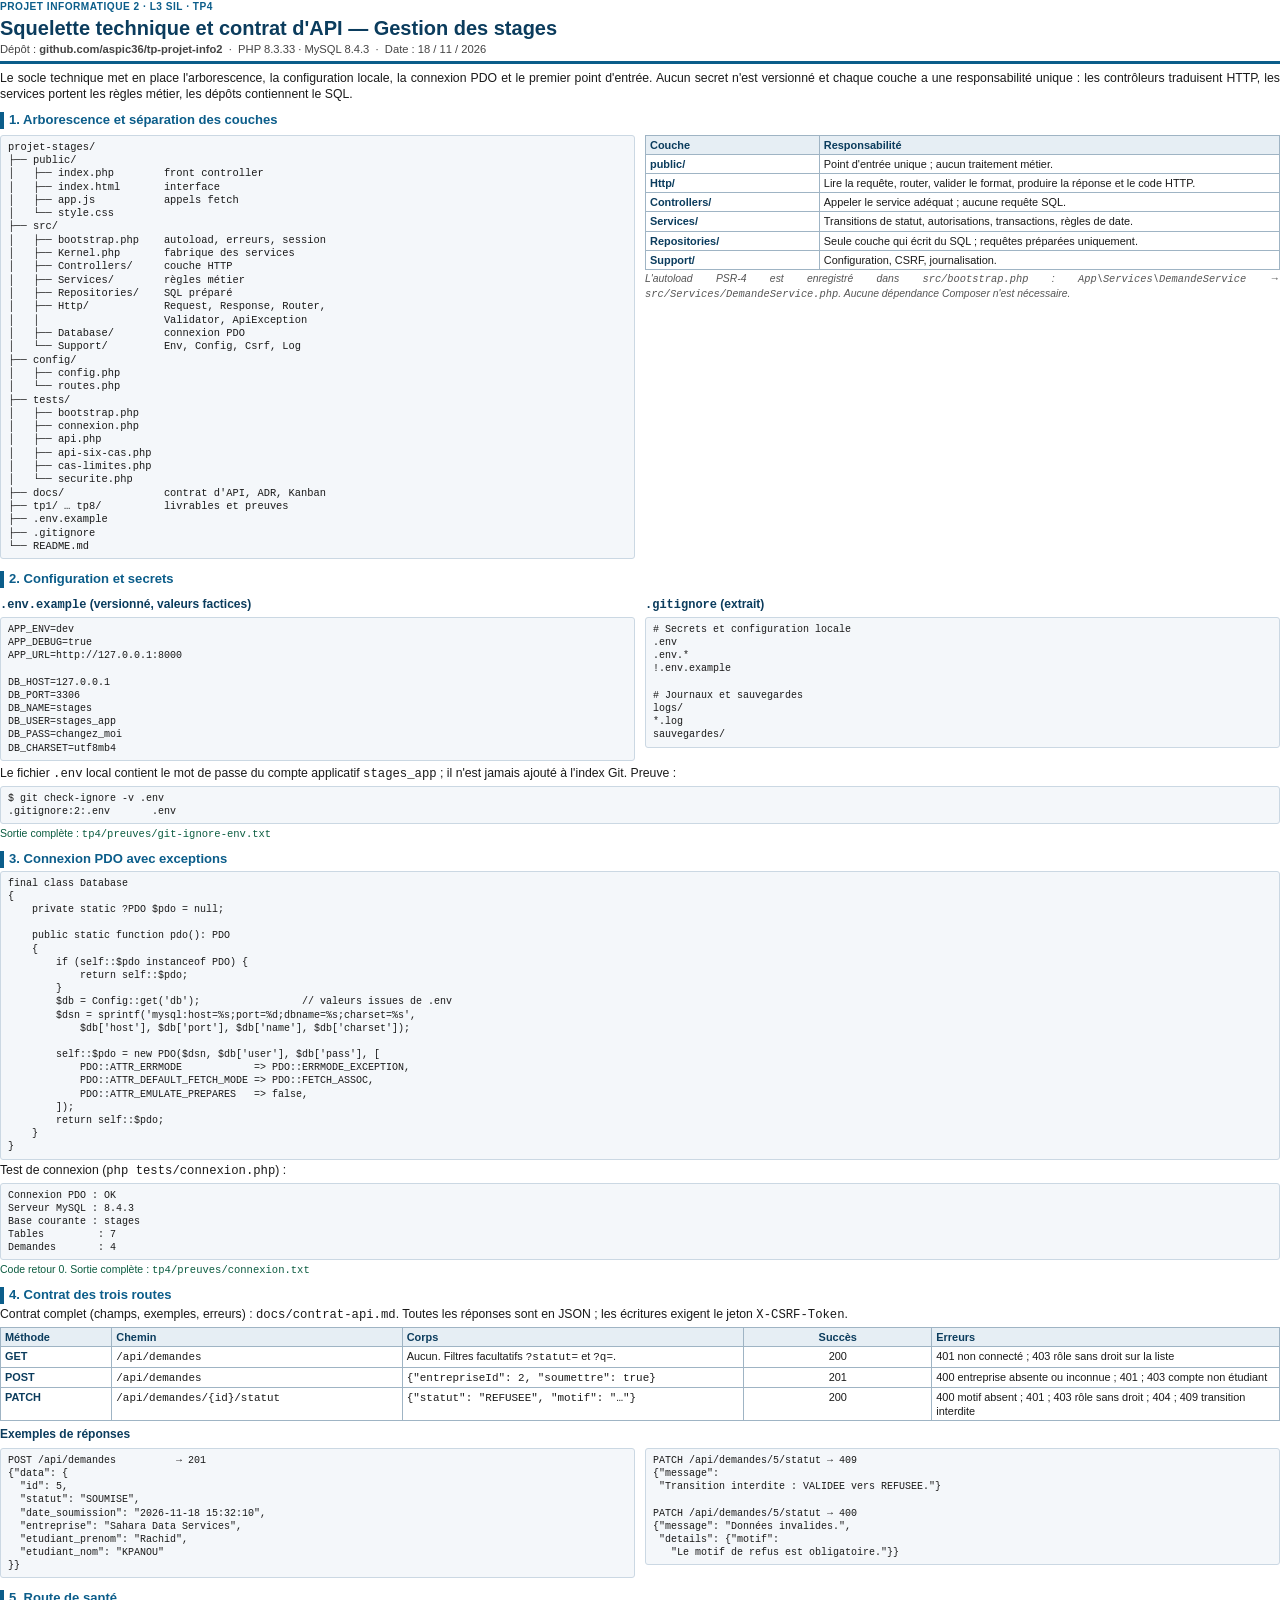
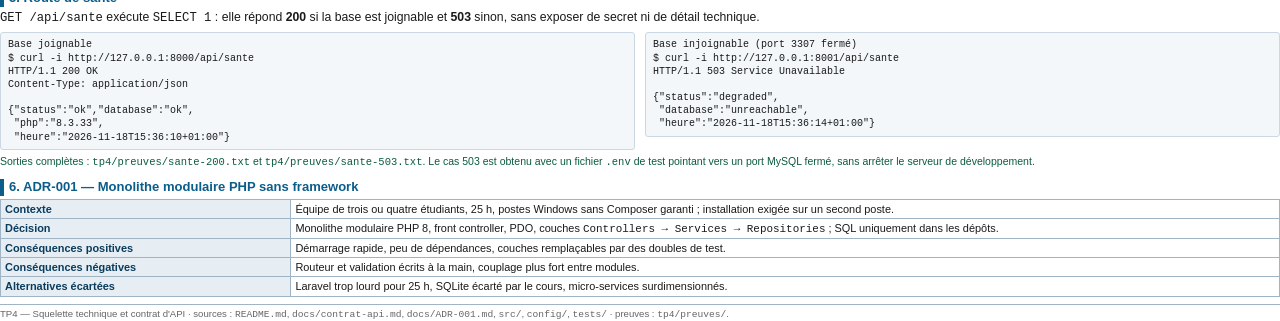
<file: tp4/squelette/squelette_contrat_adr.html>
<!DOCTYPE html>
<html lang="fr">
<head>
<meta charset="utf-8">
<title>TP4 - Squelette technique et contrat d'API</title>
<style>
  @page { size: A4; margin: 14mm 15mm; }
  body {
    font-family: "Liberation Sans", Arial, sans-serif;
    font-size: 9.2pt;
    line-height: 1.3;
    color: #1a1a1a;
    margin: 0;
  }
  header { border-bottom: 2.5pt solid #0b5d8a; padding-bottom: 4px; margin-bottom: 7px; }
  .kicker { font-size: 7.6pt; letter-spacing: 0.5px; color: #0b5d8a; text-transform: uppercase; font-weight: bold; }
  h1 { font-size: 15pt; margin: 2px 0 1px; color: #0b3c5d; }
  .sub { font-size: 8.4pt; color: #444; }
  h2 {
    font-size: 9.8pt; color: #0b5d8a; margin: 9px 0 3px;
    border-left: 3pt solid #0b5d8a; padding-left: 5px;
  }
  h3 { font-size: 9pt; margin: 6px 0 2px; color: #0b3c5d; }
  p { margin: 2px 0; text-align: justify; }
  table { width: 100%; border-collapse: collapse; margin: 3px 0 2px; table-layout: fixed; }
  th, td { border: 0.6pt solid #9fb4c4; padding: 2px 4px; vertical-align: top; font-size: 8.2pt; }
  th { background-color: #e6eef4; color: #0b3c5d; text-align: left; font-weight: bold; }
  td.c, th.c { text-align: center; }
  .id { white-space: nowrap; font-weight: bold; color: #0b3c5d; }
  code, pre { font-family: "Consolas", "Liberation Mono", monospace; }
  pre {
    background: #f4f7fa; border: 0.6pt solid #cbd8e3; border-radius: 3px;
    padding: 5px 7px; margin: 3px 0; font-size: 7.5pt; line-height: 1.32;
    white-space: pre-wrap; page-break-inside: avoid;
  }
  .arbre { font-size: 7.8pt; line-height: 1.28; }
  .note { font-size: 7.8pt; color: #555; font-style: italic; margin-top: 2px; }
  .preuve { font-size: 7.9pt; color: #0b5c40; }
  .deux-colonnes { display: flex; gap: 10px; }
  .deux-colonnes > div { flex: 1; }
  .ok { color: #0a5c40; font-weight: bold; }
  .ko { color: #8c1d18; font-weight: bold; }
  footer { margin-top: 7px; border-top: 0.6pt solid #9fb4c4; padding-top: 3px; font-size: 7.2pt; color: #666; }
  .pagebreak { page-break-before: always; }
</style>
</head>
<body>

<header>
  <div class="kicker">Projet informatique 2 &middot; L3 SIL &middot; TP4</div>
  <h1>Squelette technique et contrat d'API &mdash; Gestion des stages</h1>
  <div class="sub">
    D&eacute;p&ocirc;t : <strong>github.com/aspic36/tp-projet-info2</strong> &nbsp;&middot;&nbsp;
    PHP 8.3.33 &middot; MySQL 8.4.3 &nbsp;&middot;&nbsp;
    Date : 18 / 11 / 2026
  </div>
</header>

<p>Le socle technique met en place l'arborescence, la configuration locale, la connexion
PDO et le premier point d'entr&eacute;e. Aucun secret n'est versionn&eacute; et chaque couche
a une responsabilit&eacute; unique : les contr&ocirc;leurs traduisent HTTP, les services portent
les r&egrave;gles m&eacute;tier, les d&eacute;p&ocirc;ts contiennent le SQL.</p>

<h2>1. Arborescence et s&eacute;paration des couches</h2>
<div class="deux-colonnes">
<div>
<pre class="arbre">projet-stages/
├── public/
│   ├── index.php        front controller
│   ├── index.html       interface
│   ├── app.js           appels fetch
│   └── style.css
├── src/
│   ├── bootstrap.php    autoload, erreurs, session
│   ├── Kernel.php       fabrique des services
│   ├── Controllers/     couche HTTP
│   ├── Services/        règles métier
│   ├── Repositories/    SQL préparé
│   ├── Http/            Request, Response, Router,
│   │                    Validator, ApiException
│   ├── Database/        connexion PDO
│   └── Support/         Env, Config, Csrf, Log
├── config/
│   ├── config.php
│   └── routes.php
├── tests/
│   ├── bootstrap.php
│   ├── connexion.php
│   ├── api.php
│   ├── api-six-cas.php
│   ├── cas-limites.php
│   └── securite.php
├── docs/                contrat d'API, ADR, Kanban
├── tp1/ … tp8/          livrables et preuves
├── .env.example
├── .gitignore
└── README.md</pre>
</div>
<div>
<table>
  <tr><th width="26%">Couche</th><th>Responsabilit&eacute;</th></tr>
  <tr><td class="id">public/</td><td>Point d'entr&eacute;e unique ; aucun traitement m&eacute;tier.</td></tr>
  <tr><td class="id">Http/</td><td>Lire la requ&ecirc;te, router, valider le format, produire la r&eacute;ponse et le code HTTP.</td></tr>
  <tr><td class="id">Controllers/</td><td>Appeler le service ad&eacute;quat ; aucune requ&ecirc;te SQL.</td></tr>
  <tr><td class="id">Services/</td><td>Transitions de statut, autorisations, transactions, r&egrave;gles de date.</td></tr>
  <tr><td class="id">Repositories/</td><td>Seule couche qui &eacute;crit du SQL ; requ&ecirc;tes pr&eacute;par&eacute;es uniquement.</td></tr>
  <tr><td class="id">Support/</td><td>Configuration, CSRF, journalisation.</td></tr>
</table>
<p class="note">L'autoload PSR-4 est enregistr&eacute; dans <code>src/bootstrap.php</code> :
<code>App\Services\DemandeService</code> &rarr; <code>src/Services/DemandeService.php</code>.
Aucune d&eacute;pendance Composer n'est n&eacute;cessaire.</p>
</div>
</div>

<h2>2. Configuration et secrets</h2>
<div class="deux-colonnes">
<div>
<h3><code>.env.example</code> (versionn&eacute;, valeurs factices)</h3>
<pre>APP_ENV=dev
APP_DEBUG=true
APP_URL=http://127.0.0.1:8000

DB_HOST=127.0.0.1
DB_PORT=3306
DB_NAME=stages
DB_USER=stages_app
DB_PASS=changez_moi
DB_CHARSET=utf8mb4</pre>
</div>
<div>
<h3><code>.gitignore</code> (extrait)</h3>
<pre># Secrets et configuration locale
.env
.env.*
!.env.example

# Journaux et sauvegardes
logs/
*.log
sauvegardes/</pre>
</div>
</div>
<p>Le fichier <code>.env</code> local contient le mot de passe du compte applicatif
<code>stages_app</code> ; il n'est jamais ajout&eacute; &agrave; l'index Git. Preuve :</p>
<pre>$ git check-ignore -v .env
.gitignore:2:.env	.env</pre>
<p class="preuve">Sortie compl&egrave;te : <code>tp4/preuves/git-ignore-env.txt</code></p>

<h2>3. Connexion PDO avec exceptions</h2>
<pre>final class Database
{
    private static ?PDO $pdo = null;

    public static function pdo(): PDO
    {
        if (self::$pdo instanceof PDO) {
            return self::$pdo;
        }
        $db = Config::get('db');                 // valeurs issues de .env
        $dsn = sprintf('mysql:host=%s;port=%d;dbname=%s;charset=%s',
            $db['host'], $db['port'], $db['name'], $db['charset']);

        self::$pdo = new PDO($dsn, $db['user'], $db['pass'], [
            PDO::ATTR_ERRMODE            =&gt; PDO::ERRMODE_EXCEPTION,
            PDO::ATTR_DEFAULT_FETCH_MODE =&gt; PDO::FETCH_ASSOC,
            PDO::ATTR_EMULATE_PREPARES   =&gt; false,
        ]);
        return self::$pdo;
    }
}</pre>
<p>Test de connexion (<code>php tests/connexion.php</code>) :</p>
<pre>Connexion PDO : OK
Serveur MySQL : 8.4.3
Base courante : stages
Tables         : 7
Demandes       : 4</pre>
<p class="preuve">Code retour 0. Sortie compl&egrave;te : <code>tp4/preuves/connexion.txt</code></p>

<h2 class="pagebreak">4. Contrat des trois routes</h2>
<p>Contrat complet (champs, exemples, erreurs) : <code>docs/contrat-api.md</code>. Toutes les
r&eacute;ponses sont en JSON ; les &eacute;critures exigent le jeton <code>X-CSRF-Token</code>.</p>

<table>
  <tr>
    <th width="8%">M&eacute;thode</th><th width="22%">Chemin</th><th width="26%">Corps</th>
    <th width="14%" class="c">Succ&egrave;s</th><th>Erreurs</th>
  </tr>
  <tr>
    <td class="id">GET</td><td><code>/api/demandes</code></td>
    <td>Aucun. Filtres facultatifs <code>?statut=</code> et <code>?q=</code>.</td>
    <td class="c">200</td>
    <td>401 non connect&eacute; ; 403 r&ocirc;le sans droit sur la liste</td>
  </tr>
  <tr>
    <td class="id">POST</td><td><code>/api/demandes</code></td>
    <td><code>{"entrepriseId": 2, "soumettre": true}</code></td>
    <td class="c">201</td>
    <td>400 entreprise absente ou inconnue ; 401 ; 403 compte non &eacute;tudiant</td>
  </tr>
  <tr>
    <td class="id">PATCH</td><td><code>/api/demandes/{id}/statut</code></td>
    <td><code>{"statut": "REFUSEE", "motif": "…"}</code></td>
    <td class="c">200</td>
    <td>400 motif absent ; 401 ; 403 r&ocirc;le sans droit ; 404 ; 409 transition interdite</td>
  </tr>
</table>

<h3>Exemples de r&eacute;ponses</h3>
<div class="deux-colonnes">
<div>
<pre>POST /api/demandes          → 201
{"data": {
  "id": 5,
  "statut": "SOUMISE",
  "date_soumission": "2026-11-18 15:32:10",
  "entreprise": "Sahara Data Services",
  "etudiant_prenom": "Rachid",
  "etudiant_nom": "KPANOU"
}}</pre>
</div>
<div>
<pre>PATCH /api/demandes/5/statut → 409
{"message":
 "Transition interdite : VALIDEE vers REFUSEE."}

PATCH /api/demandes/5/statut → 400
{"message": "Données invalides.",
 "details": {"motif":
   "Le motif de refus est obligatoire."}}</pre>
</div>
</div>

<h2>5. Route de sant&eacute;</h2>
<p><code>GET /api/sante</code> ex&eacute;cute <code>SELECT 1</code> : elle r&eacute;pond
<strong>200</strong> si la base est joignable et <strong>503</strong> sinon, sans exposer de
secret ni de d&eacute;tail technique.</p>
<div class="deux-colonnes">
<div>
<pre>Base joignable
$ curl -i http://127.0.0.1:8000/api/sante
HTTP/1.1 200 OK
Content-Type: application/json

{"status":"ok","database":"ok",
 "php":"8.3.33",
 "heure":"2026-11-18T15:36:10+01:00"}</pre>
</div>
<div>
<pre>Base injoignable (port 3307 fermé)
$ curl -i http://127.0.0.1:8001/api/sante
HTTP/1.1 503 Service Unavailable

{"status":"degraded",
 "database":"unreachable",
 "heure":"2026-11-18T15:36:14+01:00"}</pre>
</div>
</div>
<p class="preuve">Sorties compl&egrave;tes : <code>tp4/preuves/sante-200.txt</code> et
<code>tp4/preuves/sante-503.txt</code>. Le cas 503 est obtenu avec un fichier
<code>.env</code> de test pointant vers un port MySQL ferm&eacute;, sans arr&ecirc;ter le serveur
de d&eacute;veloppement.</p>

<h2>6. ADR-001 &mdash; Monolithe modulaire PHP sans framework</h2>
<table>
  <tr><th width="22%">Contexte</th><td>&Eacute;quipe de trois ou quatre &eacute;tudiants, 25 h, postes Windows sans Composer garanti ; installation exig&eacute;e sur un second poste.</td></tr>
  <tr><th>D&eacute;cision</th><td>Monolithe modulaire PHP 8, front controller, PDO, couches <code>Controllers → Services → Repositories</code> ; SQL uniquement dans les d&eacute;p&ocirc;ts.</td></tr>
  <tr><th>Cons&eacute;quences positives</th><td>D&eacute;marrage rapide, peu de d&eacute;pendances, couches rempla&ccedil;ables par des doubles de test.</td></tr>
  <tr><th>Cons&eacute;quences n&eacute;gatives</th><td>Routeur et validation &eacute;crits &agrave; la main, couplage plus fort entre modules.</td></tr>
  <tr><th>Alternatives &eacute;cart&eacute;es</th><td>Laravel trop lourd pour 25 h, SQLite &eacute;cart&eacute; par le cours, micro-services surdimensionn&eacute;s.</td></tr>
</table>

<footer>
  TP4 &mdash; Squelette technique et contrat d'API &middot; sources : <code>README.md</code>,
  <code>docs/contrat-api.md</code>, <code>docs/ADR-001.md</code>, <code>src/</code>,
  <code>config/</code>, <code>tests/</code> &middot; preuves : <code>tp4/preuves/</code>.
</footer>

</body>
</html>
</file>
